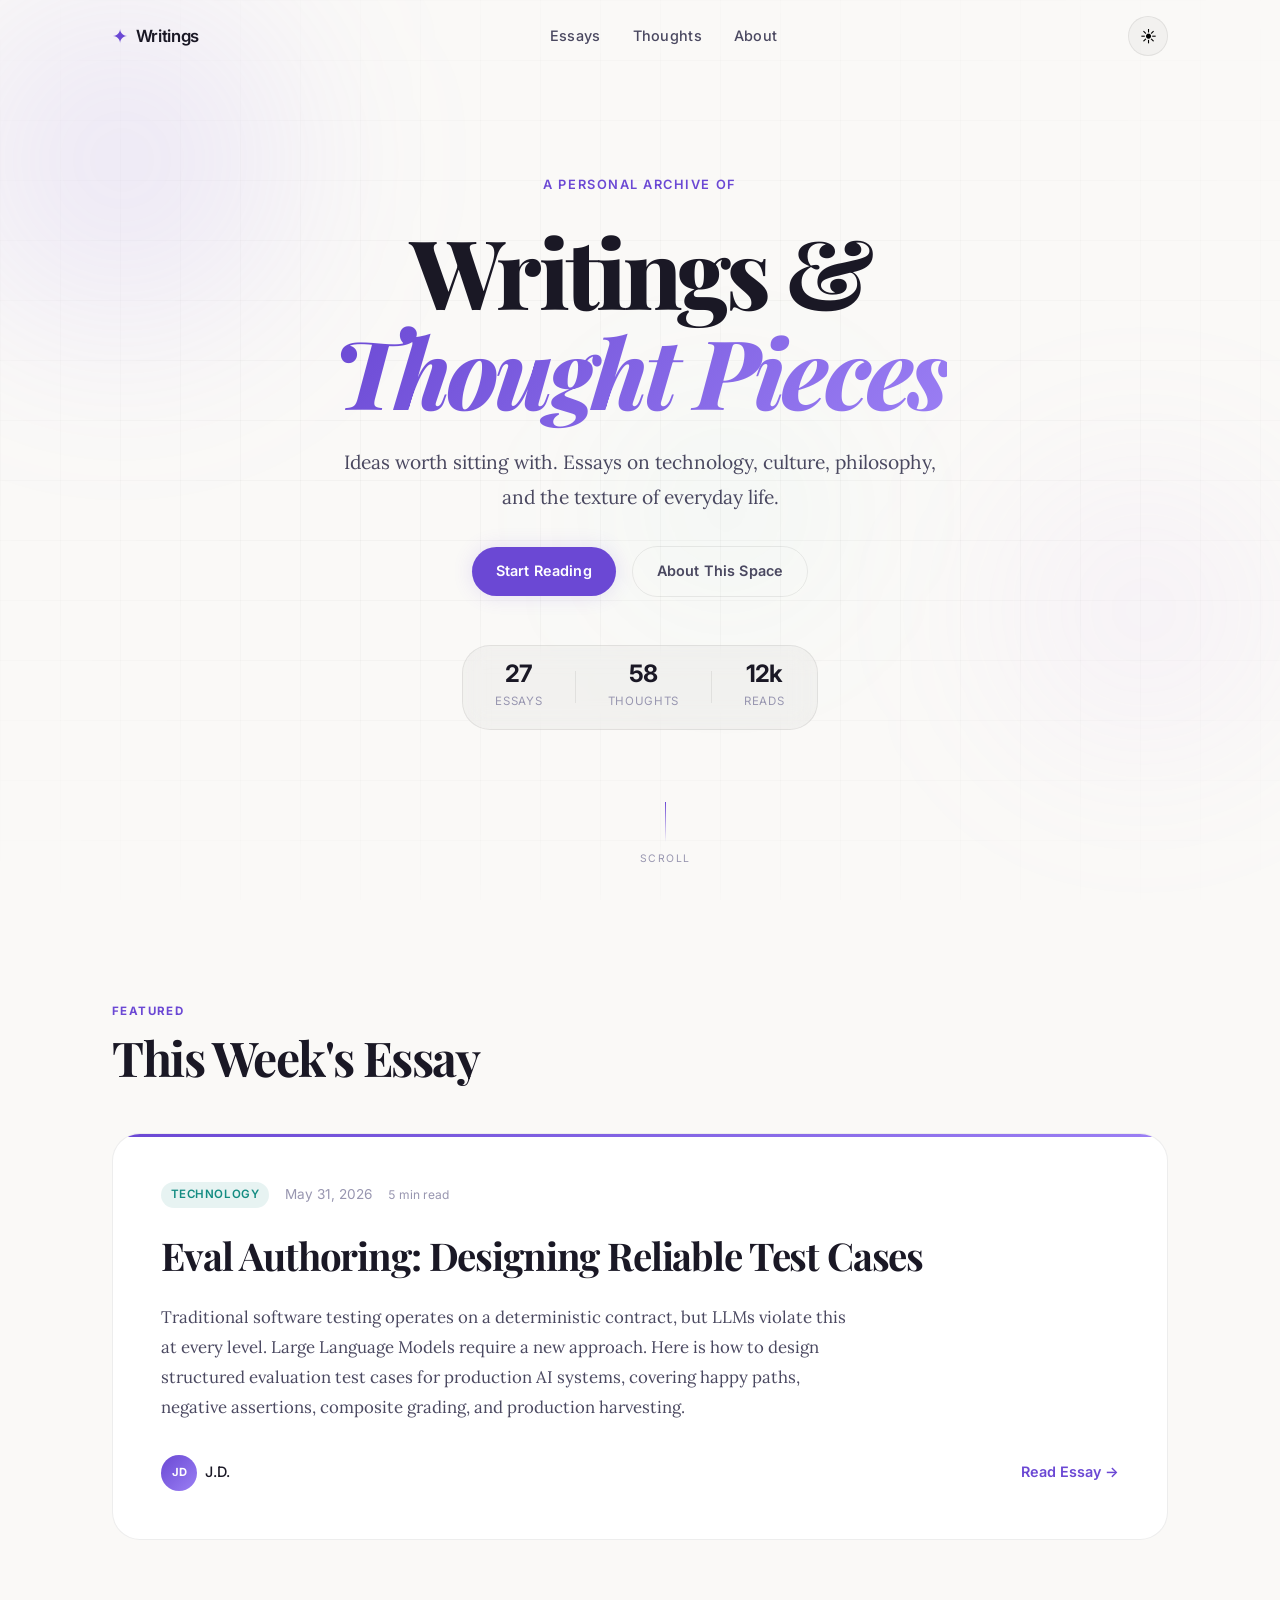
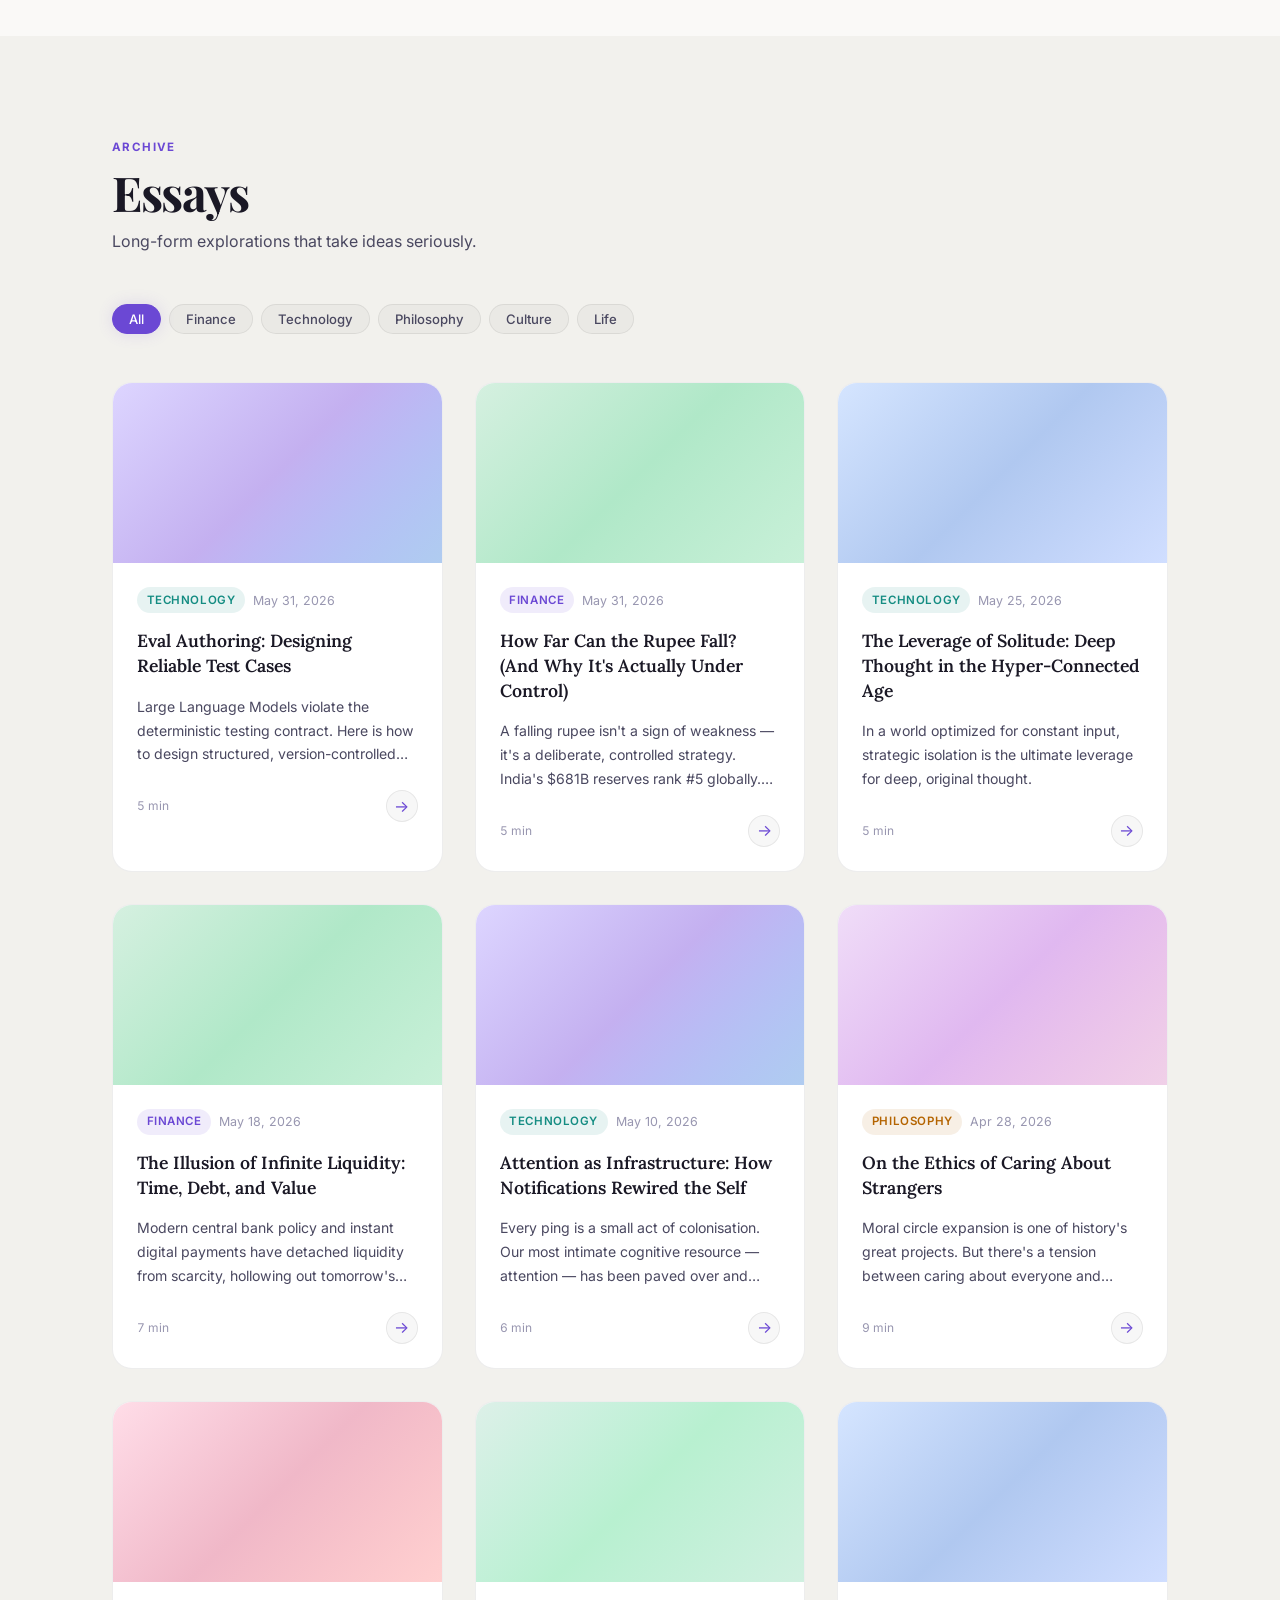
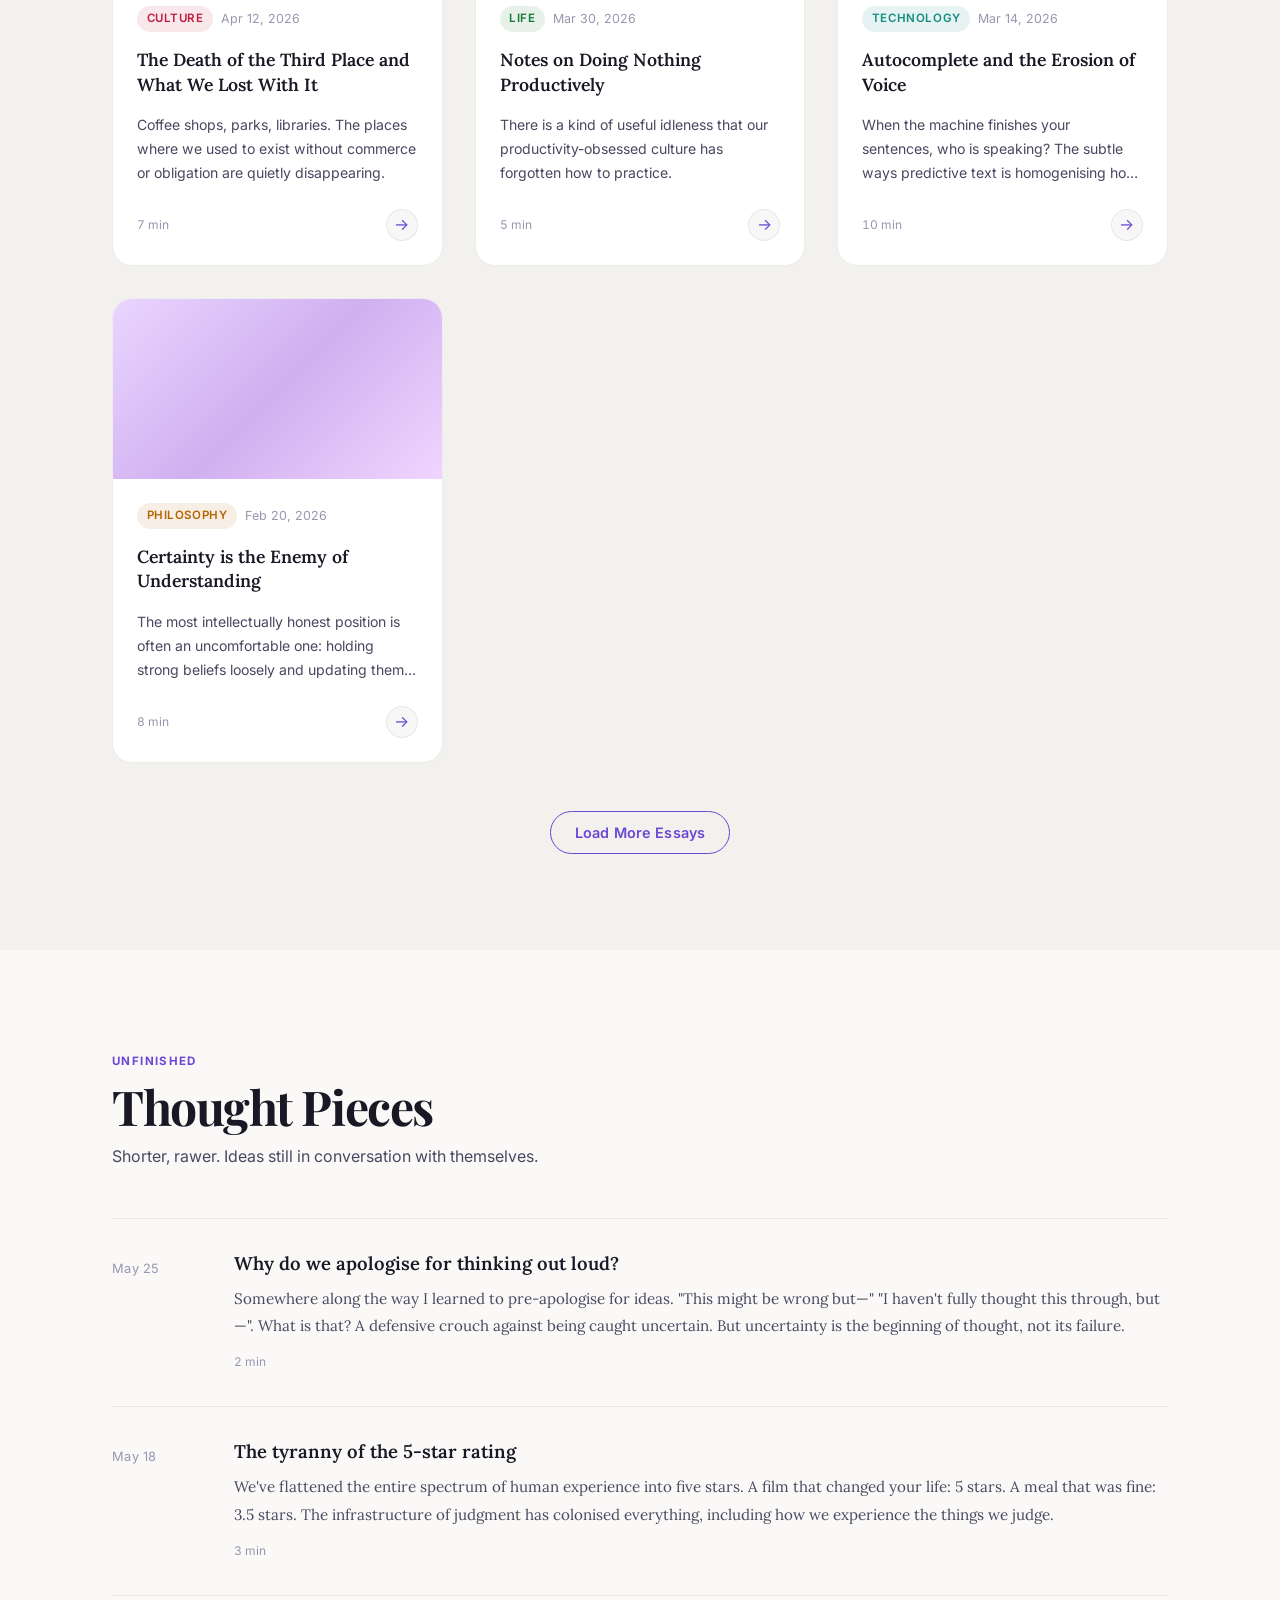
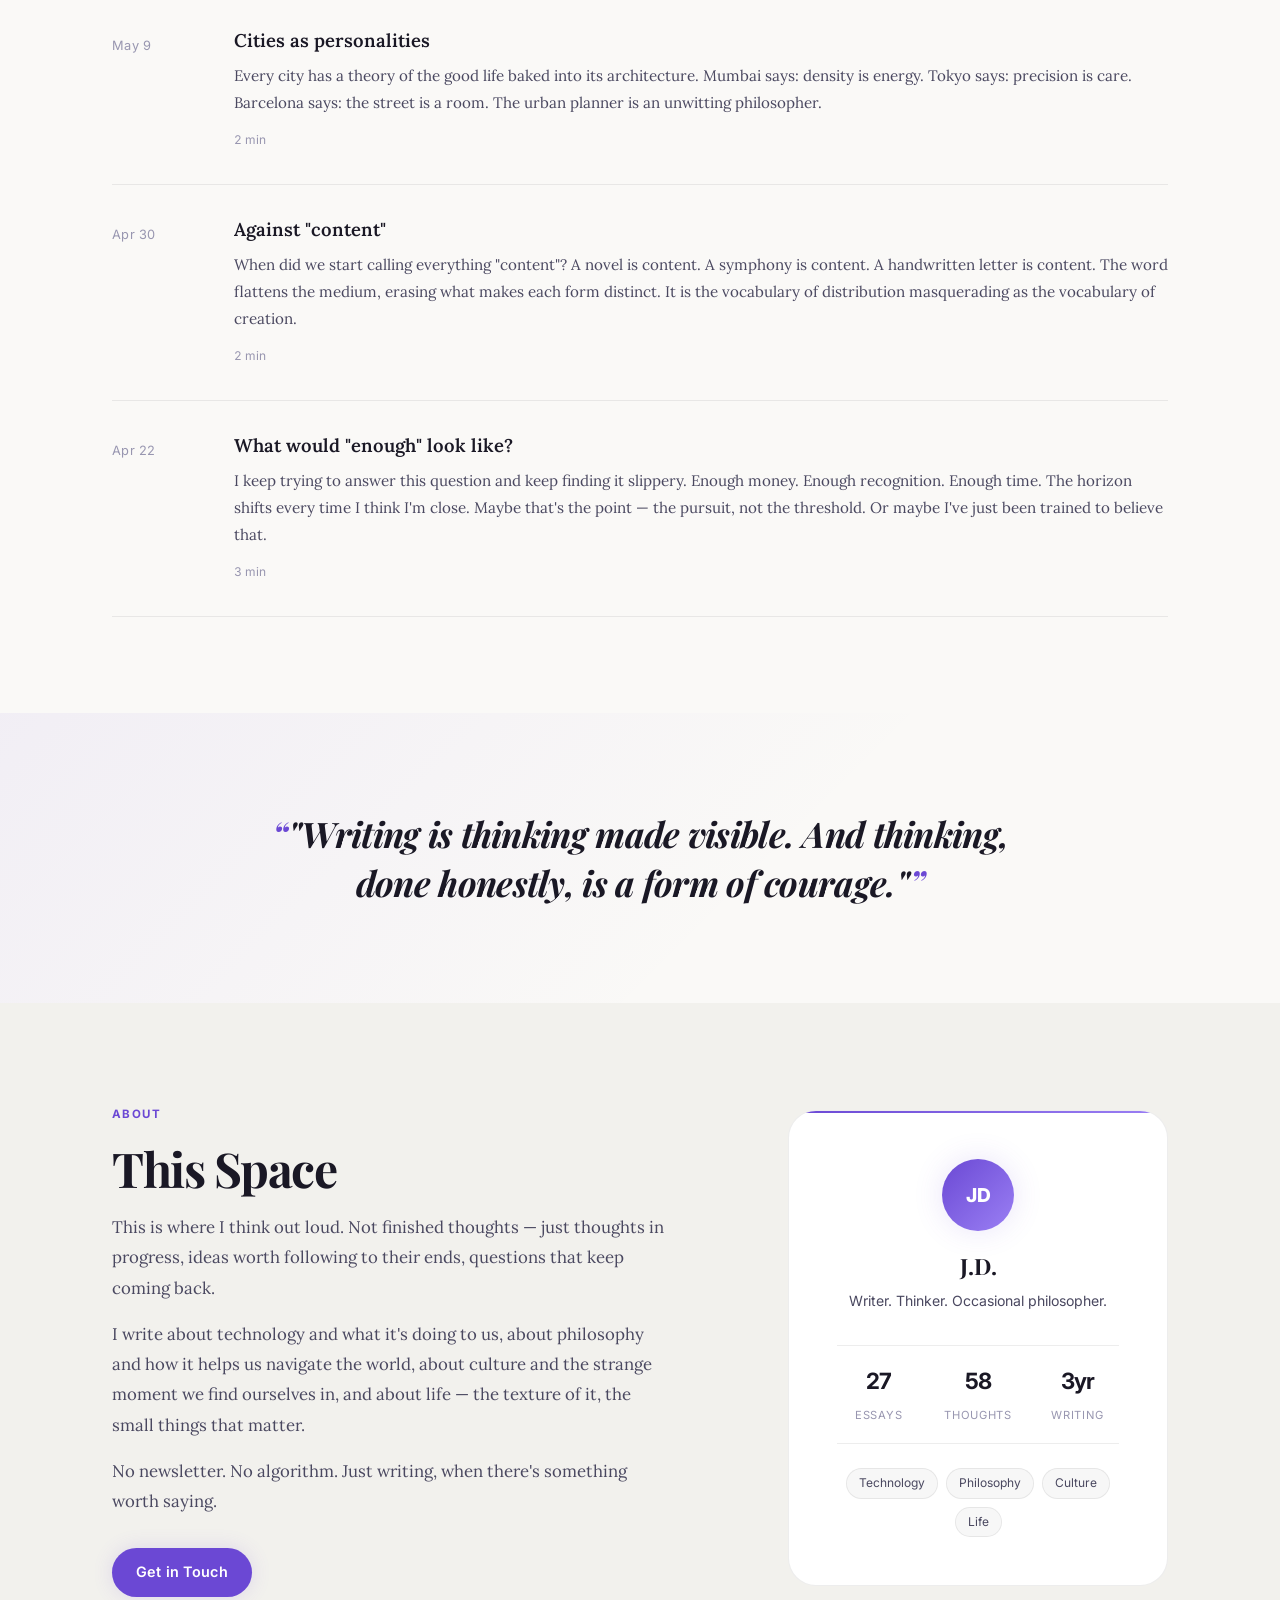
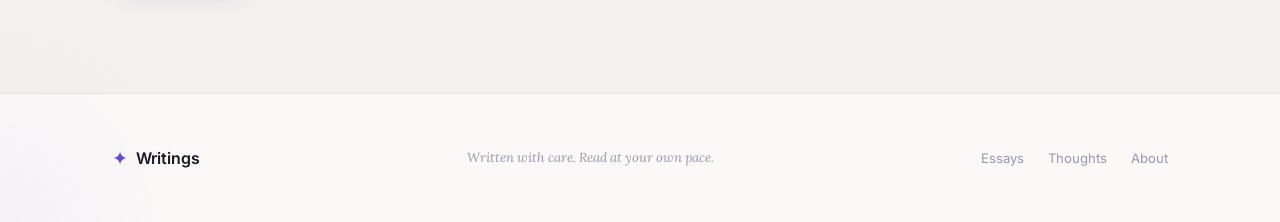
<file: index.html>
<!DOCTYPE html>
<html lang="en">
<head>
  <meta charset="UTF-8" />
  <meta name="viewport" content="width=device-width, initial-scale=1.0" />
  <title>Thoughts & Writings — A Space for Ideas</title>
  <meta name="description" content="A personal collection of writings, essays, and thought pieces exploring ideas across philosophy, technology, culture, and everyday life." />
  <link rel="preconnect" href="https://fonts.googleapis.com" />
  <link rel="preconnect" href="https://fonts.gstatic.com" crossorigin />
  <link href="https://fonts.googleapis.com/css2?family=Lora:ital,wght@0,400;0,500;0,600;1,400;1,500&family=Inter:wght@300;400;500;600&family=Playfair+Display:ital,wght@0,700;0,800;1,700&display=swap" rel="stylesheet" />
  <link rel="stylesheet" href="style.css" />
</head>
<body>

  <!-- Navigation -->
  <nav class="nav" id="main-nav" aria-label="Main navigation">
    <div class="nav-inner">
      <a href="#" class="nav-logo" aria-label="Home">
        <span class="logo-mark">✦</span>
        <span class="logo-text">Writings</span>
      </a>
      <div class="nav-links">
        <a href="#essays" class="nav-link">Essays</a>
        <a href="#thoughts" class="nav-link">Thoughts</a>
        <a href="#about" class="nav-link">About</a>
      </div>
      <button class="theme-toggle" id="theme-toggle" aria-label="Toggle dark/light mode" aria-pressed="true">
        <span class="theme-icon theme-icon--light">☀</span>
        <span class="theme-icon theme-icon--dark">☽</span>
      </button>
    </div>
  </nav>

  <main>

    <!-- Hero Section -->
    <section class="hero" aria-labelledby="hero-title">
      <div class="hero-bg" aria-hidden="true">
        <div class="hero-orb hero-orb--1"></div>
        <div class="hero-orb hero-orb--2"></div>
        <div class="hero-orb hero-orb--3"></div>
        <div class="hero-grid"></div>
      </div>
      <div class="hero-content">
        <span class="hero-eyebrow">A personal archive of</span>
        <h1 id="hero-title" class="hero-title">
          Writings &amp;<br />
          <em>Thought Pieces</em>
        </h1>
        <p class="hero-subtitle">Ideas worth sitting with. Essays on technology, culture, philosophy, and the texture of everyday life.</p>
        <div class="hero-cta">
          <a href="#featured" class="btn btn--primary" id="hero-read-btn">Start Reading</a>
          <a href="#about" class="btn btn--ghost" id="hero-about-btn">About This Space</a>
        </div>
        <div class="hero-stats" aria-label="Site statistics">
          <div class="stat">
            <span class="stat-number" id="stat-essays">28</span>
            <span class="stat-label">Essays</span>
          </div>
          <div class="stat-divider" aria-hidden="true"></div>
          <div class="stat">
            <span class="stat-number" id="stat-thoughts">58</span>
            <span class="stat-label">Thoughts</span>
          </div>
          <div class="stat-divider" aria-hidden="true"></div>
          <div class="stat">
            <span class="stat-number" id="stat-reads">12k</span>
            <span class="stat-label">Reads</span>
          </div>
        </div>
      </div>
      <div class="hero-scroll-indicator" aria-hidden="true">
        <div class="scroll-line"></div>
        <span class="scroll-text">Scroll</span>
      </div>
    </section>

    <!-- Featured Section -->
    <section class="featured" id="featured" aria-labelledby="featured-title">
      <div class="container">
        <div class="section-header">
          <span class="section-tag">Featured</span>
          <h2 id="featured-title" class="section-title">This Week's Essay</h2>
        </div>
        <article class="featured-card" id="featured-article">
          <div class="featured-card__meta">
            <span class="tag tag--tech">Technology</span>
            <time datetime="2026-05-31">May 31, 2026</time>
            <span class="read-time">5 min read</span>
          </div>
          <h3 class="featured-card__title">
            <a href="eval-authoring.html" id="featured-article-link">Eval Authoring: Designing Reliable Test Cases</a>
          </h3>
          <p class="featured-card__excerpt">Traditional software testing operates on a deterministic contract, but LLMs violate this at every level. Large Language Models require a new approach. Here is how to design structured evaluation test cases for production AI systems, covering happy paths, negative assertions, composite grading, and production harvesting.</p>
          <div class="featured-card__footer">
            <div class="author">
              <div class="author-avatar" aria-hidden="true">JD</div>
              <span class="author-name">J.D.</span>
            </div>
            <a href="eval-authoring.html" class="read-link" id="featured-read-link" aria-label="Read: Eval Authoring">Read Essay →</a>
          </div>
        </article>
      </div>
    </section>

    <!-- Essays Section -->
    <section class="essays-section" id="essays" aria-labelledby="essays-title">
      <div class="container">
        <div class="section-header">
          <span class="section-tag">Archive</span>
          <h2 id="essays-title" class="section-title">Essays</h2>
          <p class="section-subtitle">Long-form explorations that take ideas seriously.</p>
        </div>

        <div class="filter-bar" role="group" aria-label="Filter essays by topic">
          <button class="filter-btn active" data-filter="all" id="filter-all">All</button>
          <button class="filter-btn" data-filter="finance" id="filter-finance">Finance</button>
          <button class="filter-btn" data-filter="technology" id="filter-tech">Technology</button>
          <button class="filter-btn" data-filter="philosophy" id="filter-philosophy">Philosophy</button>
          <button class="filter-btn" data-filter="culture" id="filter-culture">Culture</button>
          <button class="filter-btn" data-filter="life" id="filter-life">Life</button>
        </div>

        <div class="essays-grid" id="essays-grid" role="list">

          <article class="essay-card reveal-on-scroll" data-category="technology" role="listitem">
            <div class="essay-card__image-wrap">
              <div class="essay-card__image essay-card__image--tech" aria-hidden="true"></div>
            </div>
            <div class="essay-card__body">
              <div class="essay-card__meta">
                <span class="tag tag--tech">Technology</span>
                <time datetime="2026-05-31">May 31, 2026</time>
              </div>
              <h3 class="essay-card__title">
                <a href="eval-authoring.html" id="essay-eval-link">Eval Authoring: Designing Reliable Test Cases</a>
              </h3>
              <p class="essay-card__excerpt">Large Language Models violate the deterministic testing contract. Here is how to design structured, version-controlled eval schemas with composite grading.</p>
              <div class="essay-card__footer">
                <span class="read-time">5 min</span>
                <a href="eval-authoring.html" class="arrow-link" aria-label="Read Eval Authoring" id="essay-eval-read">→</a>
              </div>
            </div>
          </article>

          <article class="essay-card reveal-on-scroll" data-category="finance" role="listitem">
            <div class="essay-card__image-wrap">
              <div class="essay-card__image essay-card__image--finance" aria-hidden="true"></div>
            </div>
            <div class="essay-card__body">
              <div class="essay-card__meta">
                <span class="tag tag--essay">Finance</span>
                <time datetime="2026-05-31">May 31, 2026</time>
              </div>
              <h3 class="essay-card__title">
                <a href="rupee-essay.html" id="essay-rupee-link">How Far Can the Rupee Fall? (And Why It's Actually Under Control)</a>
              </h3>
              <p class="essay-card__excerpt">A falling rupee isn't a sign of weakness — it's a deliberate, controlled strategy. India's $681B reserves rank #5 globally. Here's how it all works.</p>
              <div class="essay-card__footer">
                <span class="read-time">5 min</span>
                <a href="rupee-essay.html" class="arrow-link" aria-label="Read How Far Can the Rupee Fall?" id="essay-rupee-read">→</a>
              </div>
            </div>
          </article>

          <article class="essay-card reveal-on-scroll" data-category="technology" role="listitem">
            <div class="essay-card__image-wrap">
              <div class="essay-card__image essay-card__image--tech2" aria-hidden="true"></div>
            </div>
            <div class="essay-card__body">
              <div class="essay-card__meta">
                <span class="tag tag--tech">Technology</span>
                <time datetime="2026-05-25">May 25, 2026</time>
              </div>
              <h3 class="essay-card__title">
                <a href="leverage-of-solitude.html" id="essay-solitude-link">The Leverage of Solitude: Deep Thought in the Hyper-Connected Age</a>
              </h3>
              <p class="essay-card__excerpt">In a world optimized for constant input, strategic isolation is the ultimate leverage for deep, original thought.</p>
              <div class="essay-card__footer">
                <span class="read-time">5 min</span>
                <a href="leverage-of-solitude.html" class="arrow-link" aria-label="Read The Leverage of Solitude" id="essay-solitude-read">→</a>
              </div>
            </div>
          </article>

          <article class="essay-card reveal-on-scroll" data-category="finance" role="listitem">
            <div class="essay-card__image-wrap">
              <div class="essay-card__image essay-card__image--finance" aria-hidden="true"></div>
            </div>
            <div class="essay-card__body">
              <div class="essay-card__meta">
                <span class="tag tag--essay">Finance</span>
                <time datetime="2026-05-18">May 18, 2026</time>
              </div>
              <h3 class="essay-card__title">
                <a href="infinite-liquidity.html" id="essay-liquidity-link">The Illusion of Infinite Liquidity: Time, Debt, and Value</a>
              </h3>
              <p class="essay-card__excerpt">Modern central bank policy and instant digital payments have detached liquidity from scarcity, hollowing out tomorrow's value.</p>
              <div class="essay-card__footer">
                <span class="read-time">7 min</span>
                <a href="infinite-liquidity.html" class="arrow-link" aria-label="Read The Illusion of Infinite Liquidity" id="essay-liquidity-read">→</a>
              </div>
            </div>
          </article>

          <article class="essay-card reveal-on-scroll" data-category="technology" role="listitem">
            <div class="essay-card__image-wrap">
              <div class="essay-card__image essay-card__image--tech" aria-hidden="true"></div>
            </div>
            <div class="essay-card__body">
              <div class="essay-card__meta">
                <span class="tag tag--tech">Technology</span>
                <time datetime="2026-05-10">May 10, 2026</time>
              </div>
              <h3 class="essay-card__title">
                <a href="attention-as-infrastructure.html" id="essay-1-link">Attention as Infrastructure: How Notifications Rewired the Self</a>
              </h3>
              <p class="essay-card__excerpt">Every ping is a small act of colonisation. Our most intimate cognitive resource — attention — has been paved over and monetised.</p>
              <div class="essay-card__footer">
                <span class="read-time">6 min</span>
                <a href="attention-as-infrastructure.html" class="arrow-link" aria-label="Read Attention as Infrastructure" id="essay-1-read">→</a>
              </div>
            </div>
          </article>

          <article class="essay-card reveal-on-scroll" data-category="philosophy" role="listitem">
            <div class="essay-card__image-wrap">
              <div class="essay-card__image essay-card__image--phil" aria-hidden="true"></div>
            </div>
            <div class="essay-card__body">
              <div class="essay-card__meta">
                <span class="tag tag--phil">Philosophy</span>
                <time datetime="2026-04-28">Apr 28, 2026</time>
              </div>
              <h3 class="essay-card__title">
                <a href="article.html" id="essay-2-link">On the Ethics of Caring About Strangers</a>
              </h3>
              <p class="essay-card__excerpt">Moral circle expansion is one of history's great projects. But there's a tension between caring about everyone and caring deeply about anyone.</p>
              <div class="essay-card__footer">
                <span class="read-time">9 min</span>
                <a href="article.html" class="arrow-link" aria-label="Read On the Ethics of Caring About Strangers" id="essay-2-read">→</a>
              </div>
            </div>
          </article>

          <article class="essay-card reveal-on-scroll" data-category="culture" role="listitem">
            <div class="essay-card__image-wrap">
              <div class="essay-card__image essay-card__image--culture" aria-hidden="true"></div>
            </div>
            <div class="essay-card__body">
              <div class="essay-card__meta">
                <span class="tag tag--culture">Culture</span>
                <time datetime="2026-04-12">Apr 12, 2026</time>
              </div>
              <h3 class="essay-card__title">
                <a href="article.html" id="essay-3-link">The Death of the Third Place and What We Lost With It</a>
              </h3>
              <p class="essay-card__excerpt">Coffee shops, parks, libraries. The places where we used to exist without commerce or obligation are quietly disappearing.</p>
              <div class="essay-card__footer">
                <span class="read-time">7 min</span>
                <a href="article.html" class="arrow-link" aria-label="Read The Death of the Third Place" id="essay-3-read">→</a>
              </div>
            </div>
          </article>

          <article class="essay-card reveal-on-scroll" data-category="life" role="listitem">
            <div class="essay-card__image-wrap">
              <div class="essay-card__image essay-card__image--life" aria-hidden="true"></div>
            </div>
            <div class="essay-card__body">
              <div class="essay-card__meta">
                <span class="tag tag--life">Life</span>
                <time datetime="2026-03-30">Mar 30, 2026</time>
              </div>
              <h3 class="essay-card__title">
                <a href="article.html" id="essay-4-link">Notes on Doing Nothing Productively</a>
              </h3>
              <p class="essay-card__excerpt">There is a kind of useful idleness that our productivity-obsessed culture has forgotten how to practice.</p>
              <div class="essay-card__footer">
                <span class="read-time">5 min</span>
                <a href="article.html" class="arrow-link" aria-label="Read Notes on Doing Nothing Productively" id="essay-4-read">→</a>
              </div>
            </div>
          </article>

          <article class="essay-card reveal-on-scroll" data-category="technology" role="listitem">
            <div class="essay-card__image-wrap">
              <div class="essay-card__image essay-card__image--tech2" aria-hidden="true"></div>
            </div>
            <div class="essay-card__body">
              <div class="essay-card__meta">
                <span class="tag tag--tech">Technology</span>
                <time datetime="2026-03-14">Mar 14, 2026</time>
              </div>
              <h3 class="essay-card__title">
                <a href="article.html" id="essay-5-link">Autocomplete and the Erosion of Voice</a>
              </h3>
              <p class="essay-card__excerpt">When the machine finishes your sentences, who is speaking? The subtle ways predictive text is homogenising how we write and think.</p>
              <div class="essay-card__footer">
                <span class="read-time">10 min</span>
                <a href="article.html" class="arrow-link" aria-label="Read Autocomplete and the Erosion of Voice" id="essay-5-read">→</a>
              </div>
            </div>
          </article>

          <article class="essay-card reveal-on-scroll" data-category="philosophy" role="listitem">
            <div class="essay-card__image-wrap">
              <div class="essay-card__image essay-card__image--phil2" aria-hidden="true"></div>
            </div>
            <div class="essay-card__body">
              <div class="essay-card__meta">
                <span class="tag tag--phil">Philosophy</span>
                <time datetime="2026-02-20">Feb 20, 2026</time>
              </div>
              <h3 class="essay-card__title">
                <a href="article.html" id="essay-6-link">Certainty is the Enemy of Understanding</a>
              </h3>
              <p class="essay-card__excerpt">The most intellectually honest position is often an uncomfortable one: holding strong beliefs loosely and updating them gracefully.</p>
              <div class="essay-card__footer">
                <span class="read-time">8 min</span>
                <a href="article.html" class="arrow-link" aria-label="Read Certainty is the Enemy of Understanding" id="essay-6-read">→</a>
              </div>
            </div>
          </article>

        </div>

        <div class="load-more-wrap">
          <button class="btn btn--outline" id="load-more-btn">Load More Essays</button>
        </div>
      </div>
    </section>

    <!-- Thoughts Section -->
    <section class="thoughts-section" id="thoughts" aria-labelledby="thoughts-title">
      <div class="container">
        <div class="section-header">
          <span class="section-tag">Unfinished</span>
          <h2 id="thoughts-title" class="section-title">Thought Pieces</h2>
          <p class="section-subtitle">Shorter, rawer. Ideas still in conversation with themselves.</p>
        </div>

        <div class="thoughts-list" id="thoughts-list" role="list">

          <article class="thought-item reveal-on-scroll" role="listitem">
            <div class="thought-item__date">
              <time datetime="2026-05-25">May 25</time>
            </div>
            <div class="thought-item__body">
              <h3 class="thought-item__title">
                <a href="article.html" id="thought-1-link">Why do we apologise for thinking out loud?</a>
              </h3>
              <p class="thought-item__text">Somewhere along the way I learned to pre-apologise for ideas. "This might be wrong but—" "I haven't fully thought this through, but—". What is that? A defensive crouch against being caught uncertain. But uncertainty is the beginning of thought, not its failure.</p>
              <span class="read-time">2 min</span>
            </div>
          </article>

          <article class="thought-item reveal-on-scroll" role="listitem">
            <div class="thought-item__date">
              <time datetime="2026-05-18">May 18</time>
            </div>
            <div class="thought-item__body">
              <h3 class="thought-item__title">
                <a href="article.html" id="thought-2-link">The tyranny of the 5-star rating</a>
              </h3>
              <p class="thought-item__text">We've flattened the entire spectrum of human experience into five stars. A film that changed your life: 5 stars. A meal that was fine: 3.5 stars. The infrastructure of judgment has colonised everything, including how we experience the things we judge.</p>
              <span class="read-time">3 min</span>
            </div>
          </article>

          <article class="thought-item reveal-on-scroll" role="listitem">
            <div class="thought-item__date">
              <time datetime="2026-05-09">May 9</time>
            </div>
            <div class="thought-item__body">
              <h3 class="thought-item__title">
                <a href="article.html" id="thought-3-link">Cities as personalities</a>
              </h3>
              <p class="thought-item__text">Every city has a theory of the good life baked into its architecture. Mumbai says: density is energy. Tokyo says: precision is care. Barcelona says: the street is a room. The urban planner is an unwitting philosopher.</p>
              <span class="read-time">2 min</span>
            </div>
          </article>

          <article class="thought-item reveal-on-scroll" role="listitem">
            <div class="thought-item__date">
              <time datetime="2026-04-30">Apr 30</time>
            </div>
            <div class="thought-item__body">
              <h3 class="thought-item__title">
                <a href="article.html" id="thought-4-link">Against "content"</a>
              </h3>
              <p class="thought-item__text">When did we start calling everything "content"? A novel is content. A symphony is content. A handwritten letter is content. The word flattens the medium, erasing what makes each form distinct. It is the vocabulary of distribution masquerading as the vocabulary of creation.</p>
              <span class="read-time">2 min</span>
            </div>
          </article>

          <article class="thought-item reveal-on-scroll" role="listitem">
            <div class="thought-item__date">
              <time datetime="2026-04-22">Apr 22</time>
            </div>
            <div class="thought-item__body">
              <h3 class="thought-item__title">
                <a href="article.html" id="thought-5-link">What would "enough" look like?</a>
              </h3>
              <p class="thought-item__text">I keep trying to answer this question and keep finding it slippery. Enough money. Enough recognition. Enough time. The horizon shifts every time I think I'm close. Maybe that's the point — the pursuit, not the threshold. Or maybe I've just been trained to believe that.</p>
              <span class="read-time">3 min</span>
            </div>
          </article>

        </div>
      </div>
    </section>

    <!-- Quote / Interlude -->
    <section class="interlude" aria-hidden="true">
      <div class="interlude-inner">
        <blockquote class="pull-quote">
          <p>"Writing is thinking made visible. And thinking, done honestly, is a form of courage."</p>
        </blockquote>
      </div>
    </section>

    <!-- About Section -->
    <section class="about-section" id="about" aria-labelledby="about-title">
      <div class="container about-grid">
        <div class="about-text reveal-on-scroll">
          <span class="section-tag">About</span>
          <h2 id="about-title" class="section-title">This Space</h2>
          <p>This is where I think out loud. Not finished thoughts — just thoughts in progress, ideas worth following to their ends, questions that keep coming back.</p>
          <p>I write about technology and what it's doing to us, about philosophy and how it helps us navigate the world, about culture and the strange moment we find ourselves in, and about life — the texture of it, the small things that matter.</p>
          <p>No newsletter. No algorithm. Just writing, when there's something worth saying.</p>
          <div class="about-links">
            <a href="mailto:hello@example.com" class="btn btn--primary" id="about-email-btn">Get in Touch</a>
          </div>
        </div>
        <div class="about-visual reveal-on-scroll" aria-hidden="true">
          <div class="about-card">
            <div class="about-card__avatar">JD</div>
            <h3 class="about-card__name">J.D.</h3>
            <p class="about-card__bio">Writer. Thinker. Occasional philosopher.</p>
            <div class="about-card__stats">
              <div class="about-stat">
                <span class="about-stat__num">27</span>
                <span class="about-stat__label">Essays</span>
              </div>
              <div class="about-stat">
                <span class="about-stat__num">58</span>
                <span class="about-stat__label">Thoughts</span>
              </div>
              <div class="about-stat">
                <span class="about-stat__num">3yr</span>
                <span class="about-stat__label">Writing</span>
              </div>
            </div>
            <div class="about-card__topics">
              <span class="topic-pill">Technology</span>
              <span class="topic-pill">Philosophy</span>
              <span class="topic-pill">Culture</span>
              <span class="topic-pill">Life</span>
            </div>
          </div>
        </div>
      </div>
    </section>

  </main>

  <!-- Footer -->
  <footer class="footer" role="contentinfo">
    <div class="footer-inner">
      <div class="footer-logo">
        <span class="logo-mark">✦</span>
        <span>Writings</span>
      </div>
      <p class="footer-copy">Written with care. Read at your own pace.</p>
      <nav class="footer-nav" aria-label="Footer navigation">
        <a href="#essays" class="footer-link">Essays</a>
        <a href="#thoughts" class="footer-link">Thoughts</a>
        <a href="#about" class="footer-link">About</a>
      </nav>
    </div>
  </footer>

  <script src="main.js"></script>
</body>
</html>
</file>
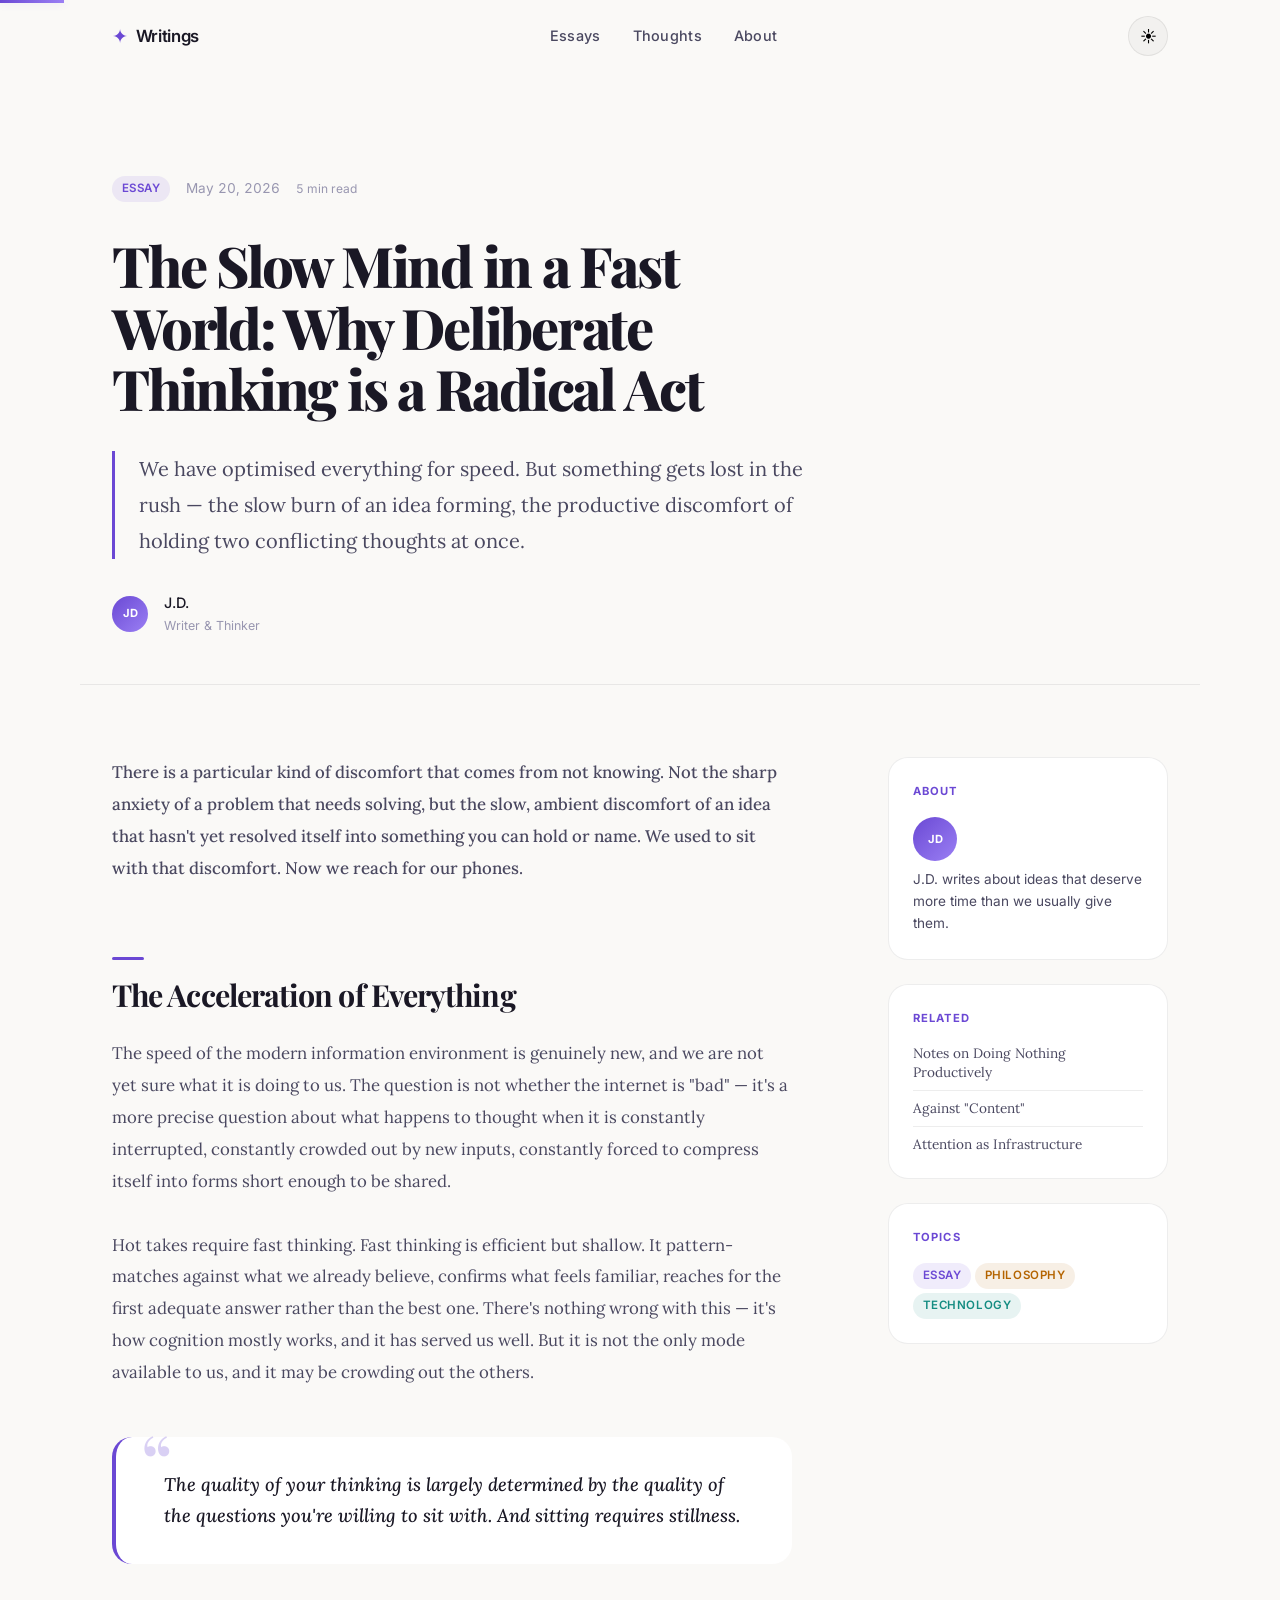
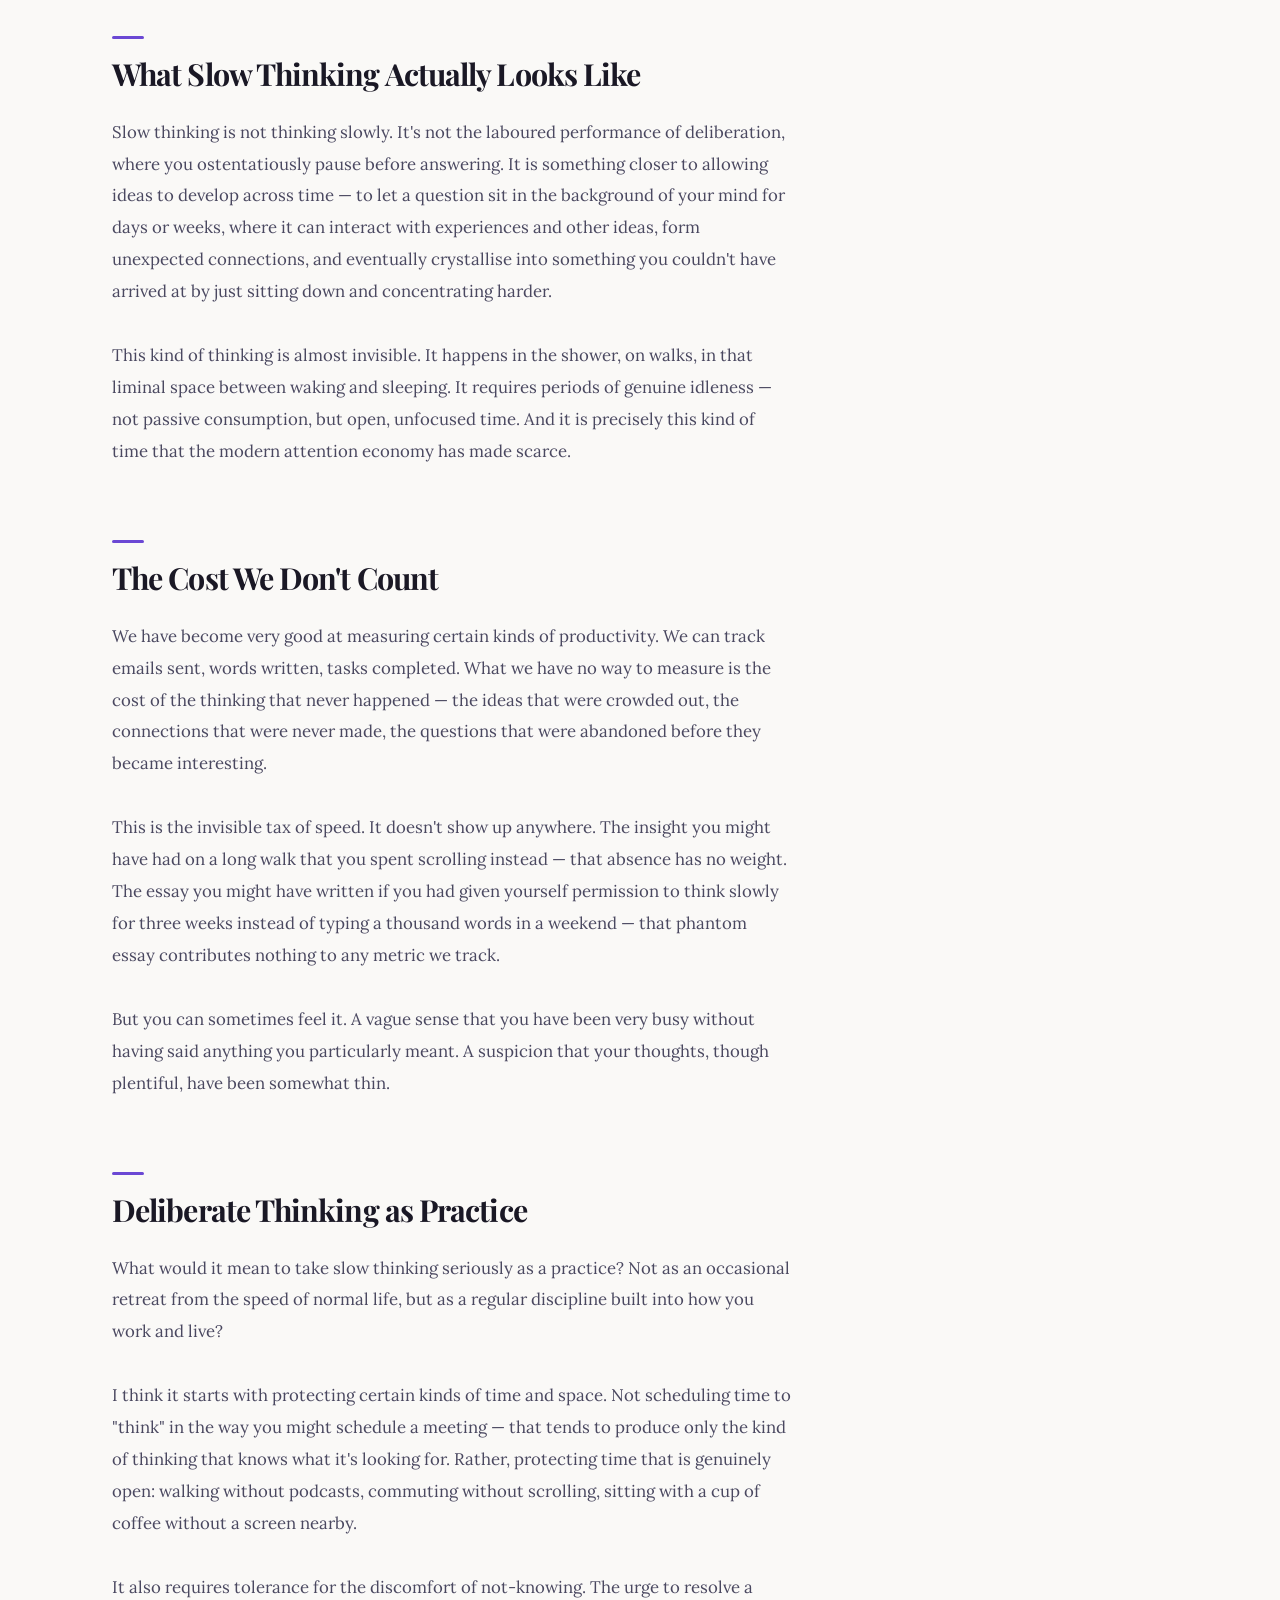
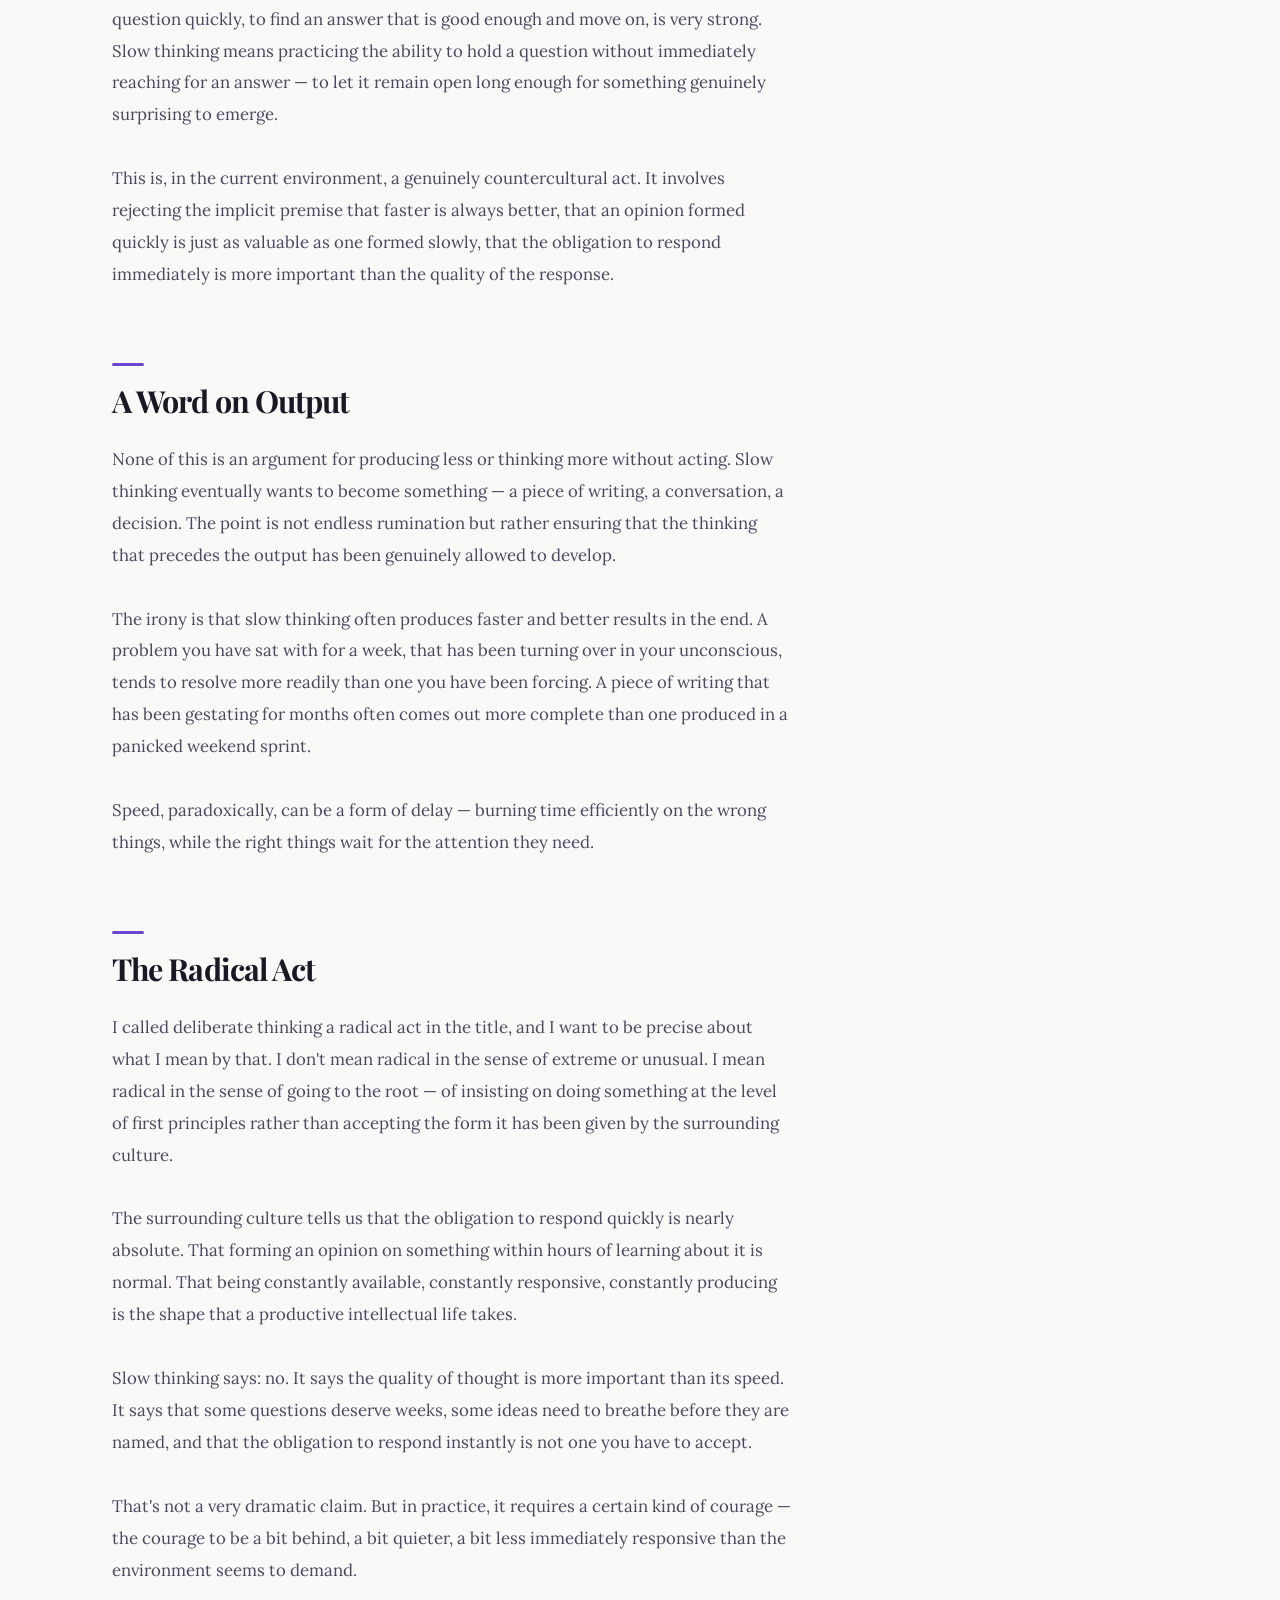
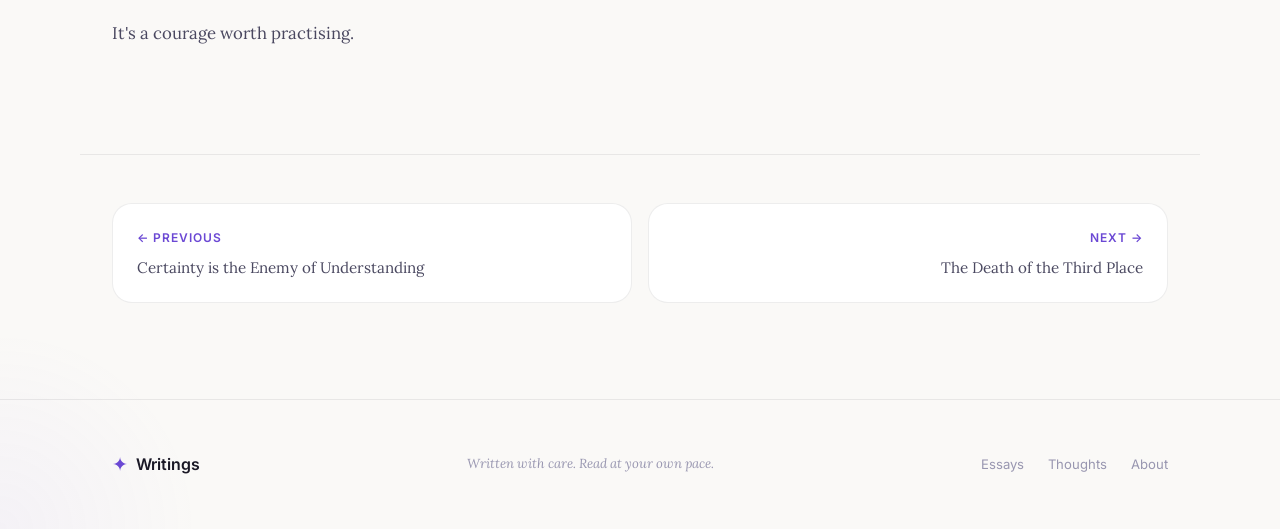
<file: article.html>
<!DOCTYPE html>
<html lang="en">
<head>
  <meta charset="UTF-8" />
  <meta name="viewport" content="width=device-width, initial-scale=1.0" />
  <title>The Slow Mind in a Fast World — Writings</title>
  <meta name="description" content="We have optimised everything for speed. But something gets lost in the rush — the slow burn of an idea forming, the productive discomfort of holding two conflicting thoughts at once." />
  <link rel="preconnect" href="https://fonts.googleapis.com" />
  <link rel="preconnect" href="https://fonts.gstatic.com" crossorigin />
  <link href="https://fonts.googleapis.com/css2?family=Lora:ital,wght@0,400;0,500;0,600;1,400;1,500&family=Inter:wght@300;400;500;600&family=Playfair+Display:ital,wght@0,700;0,800;1,700&display=swap" rel="stylesheet" />
  <link rel="stylesheet" href="style.css" />
  <link rel="stylesheet" href="article.css" />
</head>
<body>

  <!-- Navigation -->
  <nav class="nav" id="main-nav" aria-label="Main navigation">
    <div class="nav-inner">
      <a href="index.html" class="nav-logo" aria-label="Back to home">
        <span class="logo-mark">✦</span>
        <span class="logo-text">Writings</span>
      </a>
      <div class="nav-links">
        <a href="index.html#essays" class="nav-link">Essays</a>
        <a href="index.html#thoughts" class="nav-link">Thoughts</a>
        <a href="index.html#about" class="nav-link">About</a>
      </div>
      <button class="theme-toggle" id="theme-toggle" aria-label="Toggle dark/light mode" aria-pressed="true">
        <span class="theme-icon theme-icon--light">☀</span>
        <span class="theme-icon theme-icon--dark">☽</span>
      </button>
    </div>
  </nav>

  <!-- Reading progress bar -->
  <div class="reading-progress" id="reading-progress" role="progressbar" aria-label="Reading progress" aria-valuenow="0" aria-valuemin="0" aria-valuemax="100"></div>

  <main class="article-main">

    <!-- Article Header -->
    <header class="article-header">
      <div class="article-header__inner">
        <div class="article-meta">
          <span class="tag tag--essay">Essay</span>
          <time datetime="2026-05-20" class="article-date">May 20, 2026</time>
          <span class="read-time">8 min read</span>
        </div>
        <h1 class="article-title">The Slow Mind in a Fast World: Why Deliberate Thinking is a Radical Act</h1>
        <p class="article-lede">We have optimised everything for speed. But something gets lost in the rush — the slow burn of an idea forming, the productive discomfort of holding two conflicting thoughts at once.</p>
        <div class="article-author">
          <div class="author-avatar" aria-hidden="true">JD</div>
          <div class="author-info">
            <span class="author-name">J.D.</span>
            <span class="author-role">Writer & Thinker</span>
          </div>
        </div>
      </div>
    </header>

    <!-- Article Body -->
    <div class="article-body" id="article-body">
      <div class="article-content">

        <p class="article-intro">There is a particular kind of discomfort that comes from not knowing. Not the sharp anxiety of a problem that needs solving, but the slow, ambient discomfort of an idea that hasn't yet resolved itself into something you can hold or name. We used to sit with that discomfort. Now we reach for our phones.</p>

        <h2>The Acceleration of Everything</h2>

        <p>The speed of the modern information environment is genuinely new, and we are not yet sure what it is doing to us. The question is not whether the internet is "bad" — it's a more precise question about what happens to thought when it is constantly interrupted, constantly crowded out by new inputs, constantly forced to compress itself into forms short enough to be shared.</p>

        <p>Hot takes require fast thinking. Fast thinking is efficient but shallow. It pattern-matches against what we already believe, confirms what feels familiar, reaches for the first adequate answer rather than the best one. There's nothing wrong with this — it's how cognition mostly works, and it has served us well. But it is not the only mode available to us, and it may be crowding out the others.</p>

        <blockquote class="article-quote">
          <p>The quality of your thinking is largely determined by the quality of the questions you're willing to sit with. And sitting requires stillness.</p>
        </blockquote>

        <h2>What Slow Thinking Actually Looks Like</h2>

        <p>Slow thinking is not thinking slowly. It's not the laboured performance of deliberation, where you ostentatiously pause before answering. It is something closer to allowing ideas to develop across time — to let a question sit in the background of your mind for days or weeks, where it can interact with experiences and other ideas, form unexpected connections, and eventually crystallise into something you couldn't have arrived at by just sitting down and concentrating harder.</p>

        <p>This kind of thinking is almost invisible. It happens in the shower, on walks, in that liminal space between waking and sleeping. It requires periods of genuine idleness — not passive consumption, but open, unfocused time. And it is precisely this kind of time that the modern attention economy has made scarce.</p>

        <h2>The Cost We Don't Count</h2>

        <p>We have become very good at measuring certain kinds of productivity. We can track emails sent, words written, tasks completed. What we have no way to measure is the cost of the thinking that never happened — the ideas that were crowded out, the connections that were never made, the questions that were abandoned before they became interesting.</p>

        <p>This is the invisible tax of speed. It doesn't show up anywhere. The insight you might have had on a long walk that you spent scrolling instead — that absence has no weight. The essay you might have written if you had given yourself permission to think slowly for three weeks instead of typing a thousand words in a weekend — that phantom essay contributes nothing to any metric we track.</p>

        <p>But you can sometimes feel it. A vague sense that you have been very busy without having said anything you particularly meant. A suspicion that your thoughts, though plentiful, have been somewhat thin.</p>

        <h2>Deliberate Thinking as Practice</h2>

        <p>What would it mean to take slow thinking seriously as a practice? Not as an occasional retreat from the speed of normal life, but as a regular discipline built into how you work and live?</p>

        <p>I think it starts with protecting certain kinds of time and space. Not scheduling time to "think" in the way you might schedule a meeting — that tends to produce only the kind of thinking that knows what it's looking for. Rather, protecting time that is genuinely open: walking without podcasts, commuting without scrolling, sitting with a cup of coffee without a screen nearby.</p>

        <p>It also requires tolerance for the discomfort of not-knowing. The urge to resolve a question quickly, to find an answer that is good enough and move on, is very strong. Slow thinking means practicing the ability to hold a question without immediately reaching for an answer — to let it remain open long enough for something genuinely surprising to emerge.</p>

        <p>This is, in the current environment, a genuinely countercultural act. It involves rejecting the implicit premise that faster is always better, that an opinion formed quickly is just as valuable as one formed slowly, that the obligation to respond immediately is more important than the quality of the response.</p>

        <h2>A Word on Output</h2>

        <p>None of this is an argument for producing less or thinking more without acting. Slow thinking eventually wants to become something — a piece of writing, a conversation, a decision. The point is not endless rumination but rather ensuring that the thinking that precedes the output has been genuinely allowed to develop.</p>

        <p>The irony is that slow thinking often produces faster and better results in the end. A problem you have sat with for a week, that has been turning over in your unconscious, tends to resolve more readily than one you have been forcing. A piece of writing that has been gestating for months often comes out more complete than one produced in a panicked weekend sprint.</p>

        <p>Speed, paradoxically, can be a form of delay — burning time efficiently on the wrong things, while the right things wait for the attention they need.</p>

        <h2>The Radical Act</h2>

        <p>I called deliberate thinking a radical act in the title, and I want to be precise about what I mean by that. I don't mean radical in the sense of extreme or unusual. I mean radical in the sense of going to the root — of insisting on doing something at the level of first principles rather than accepting the form it has been given by the surrounding culture.</p>

        <p>The surrounding culture tells us that the obligation to respond quickly is nearly absolute. That forming an opinion on something within hours of learning about it is normal. That being constantly available, constantly responsive, constantly producing is the shape that a productive intellectual life takes.</p>

        <p>Slow thinking says: no. It says the quality of thought is more important than its speed. It says that some questions deserve weeks, some ideas need to breathe before they are named, and that the obligation to respond instantly is not one you have to accept.</p>

        <p>That's not a very dramatic claim. But in practice, it requires a certain kind of courage — the courage to be a bit behind, a bit quieter, a bit less immediately responsive than the environment seems to demand.</p>

        <p>It's a courage worth practising.</p>

      </div>

      <!-- Article Sidebar -->
      <aside class="article-sidebar" aria-label="Article sidebar">
        <div class="sidebar-sticky">
          <div class="sidebar-card">
            <h3 class="sidebar-title">About</h3>
            <div class="author-avatar author-avatar--sm" aria-hidden="true">JD</div>
            <p class="sidebar-bio">J.D. writes about ideas that deserve more time than we usually give them.</p>
          </div>

          <div class="sidebar-card">
            <h3 class="sidebar-title">Related</h3>
            <ul class="related-list">
              <li><a href="#" id="related-1">Notes on Doing Nothing Productively</a></li>
              <li><a href="#" id="related-2">Against "Content"</a></li>
              <li><a href="#" id="related-3">Attention as Infrastructure</a></li>
            </ul>
          </div>

          <div class="sidebar-card sidebar-topics">
            <h3 class="sidebar-title">Topics</h3>
            <div class="sidebar-tags">
              <span class="tag tag--essay">Essay</span>
              <span class="tag tag--phil">Philosophy</span>
              <span class="tag tag--tech">Technology</span>
            </div>
          </div>
        </div>
      </aside>

    </div>

    <!-- Navigation between articles -->
    <nav class="article-nav" aria-label="Article navigation">
      <a href="#" class="article-nav__item article-nav__item--prev" id="prev-article">
        <span class="article-nav__dir">← Previous</span>
        <span class="article-nav__title">Certainty is the Enemy of Understanding</span>
      </a>
      <a href="#" class="article-nav__item article-nav__item--next" id="next-article">
        <span class="article-nav__dir">Next →</span>
        <span class="article-nav__title">The Death of the Third Place</span>
      </a>
    </nav>

  </main>

  <!-- Footer -->
  <footer class="footer" role="contentinfo">
    <div class="footer-inner">
      <div class="footer-logo">
        <span class="logo-mark">✦</span>
        <span>Writings</span>
      </div>
      <p class="footer-copy">Written with care. Read at your own pace.</p>
      <nav class="footer-nav" aria-label="Footer navigation">
        <a href="index.html#essays" class="footer-link">Essays</a>
        <a href="index.html#thoughts" class="footer-link">Thoughts</a>
        <a href="index.html#about" class="footer-link">About</a>
      </nav>
    </div>
  </footer>

  <script src="main.js"></script>
  <script src="article.js"></script>
</body>
</html>
</file>
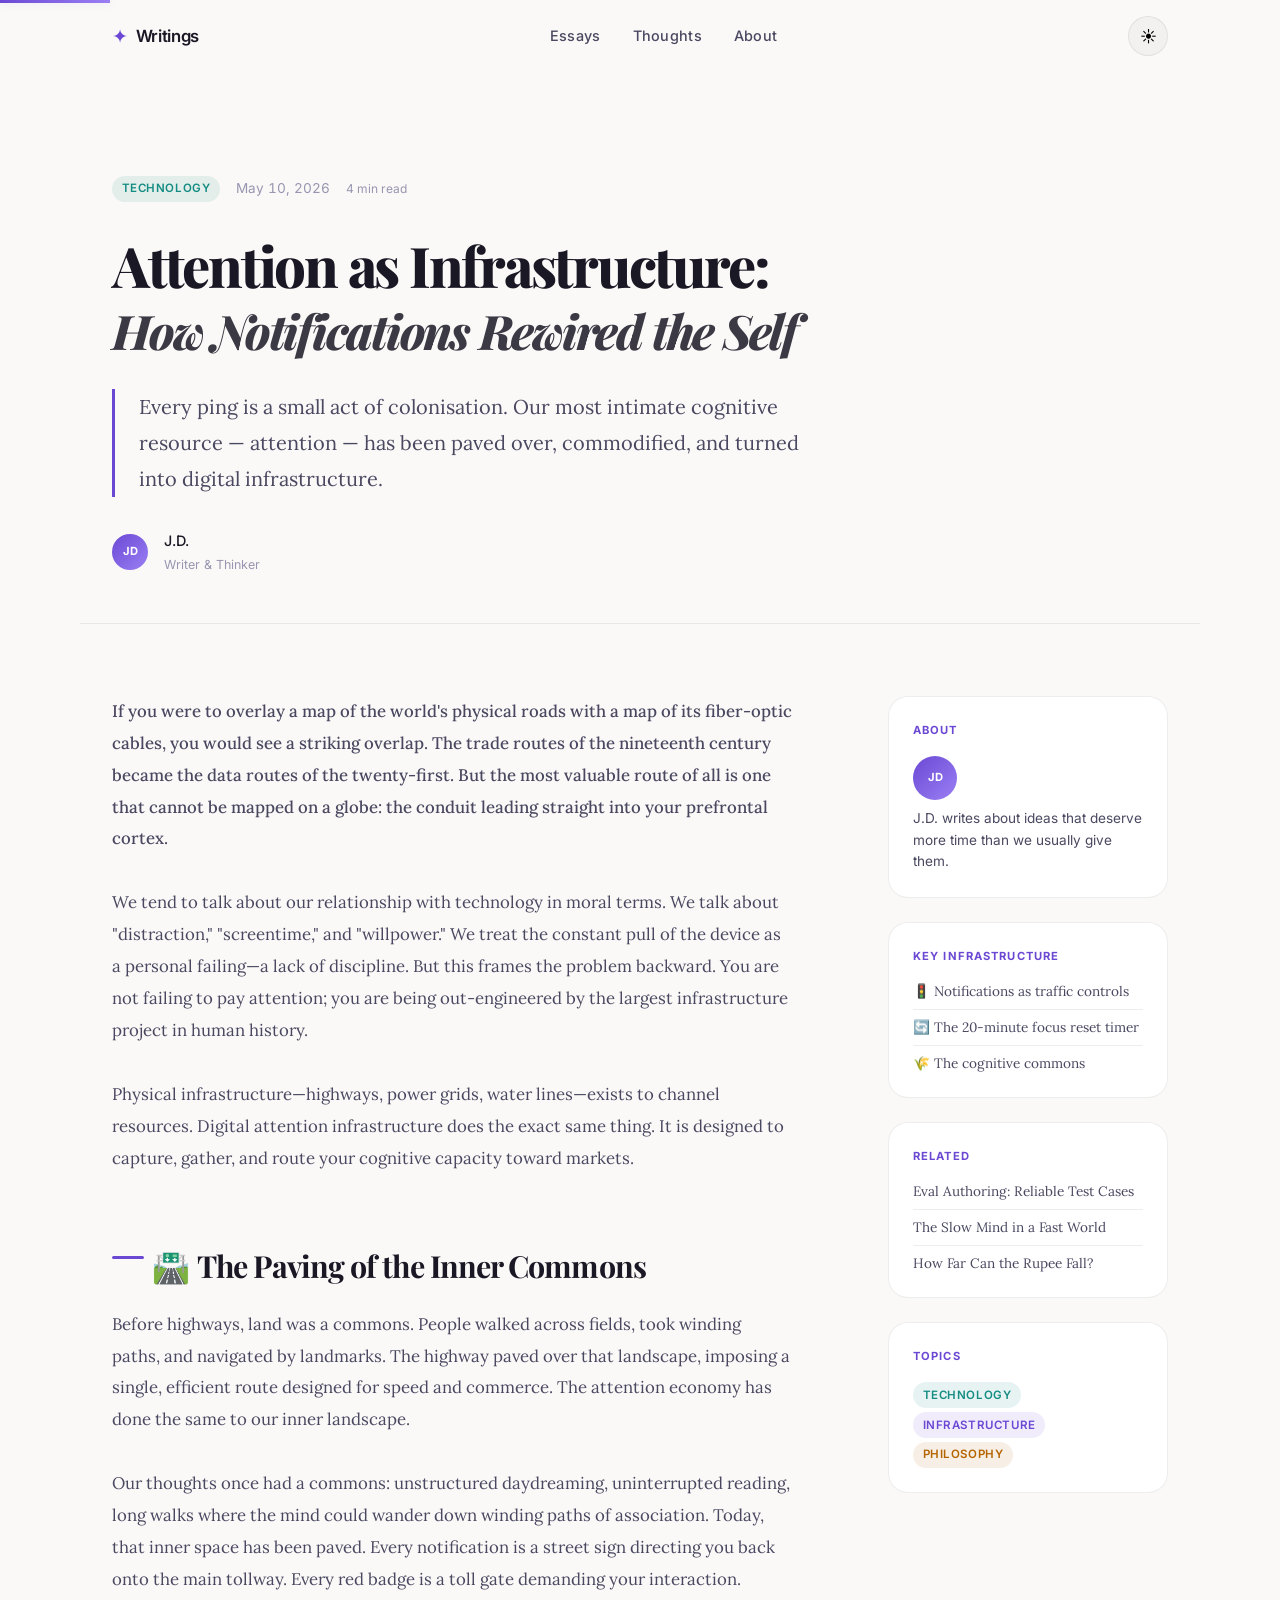
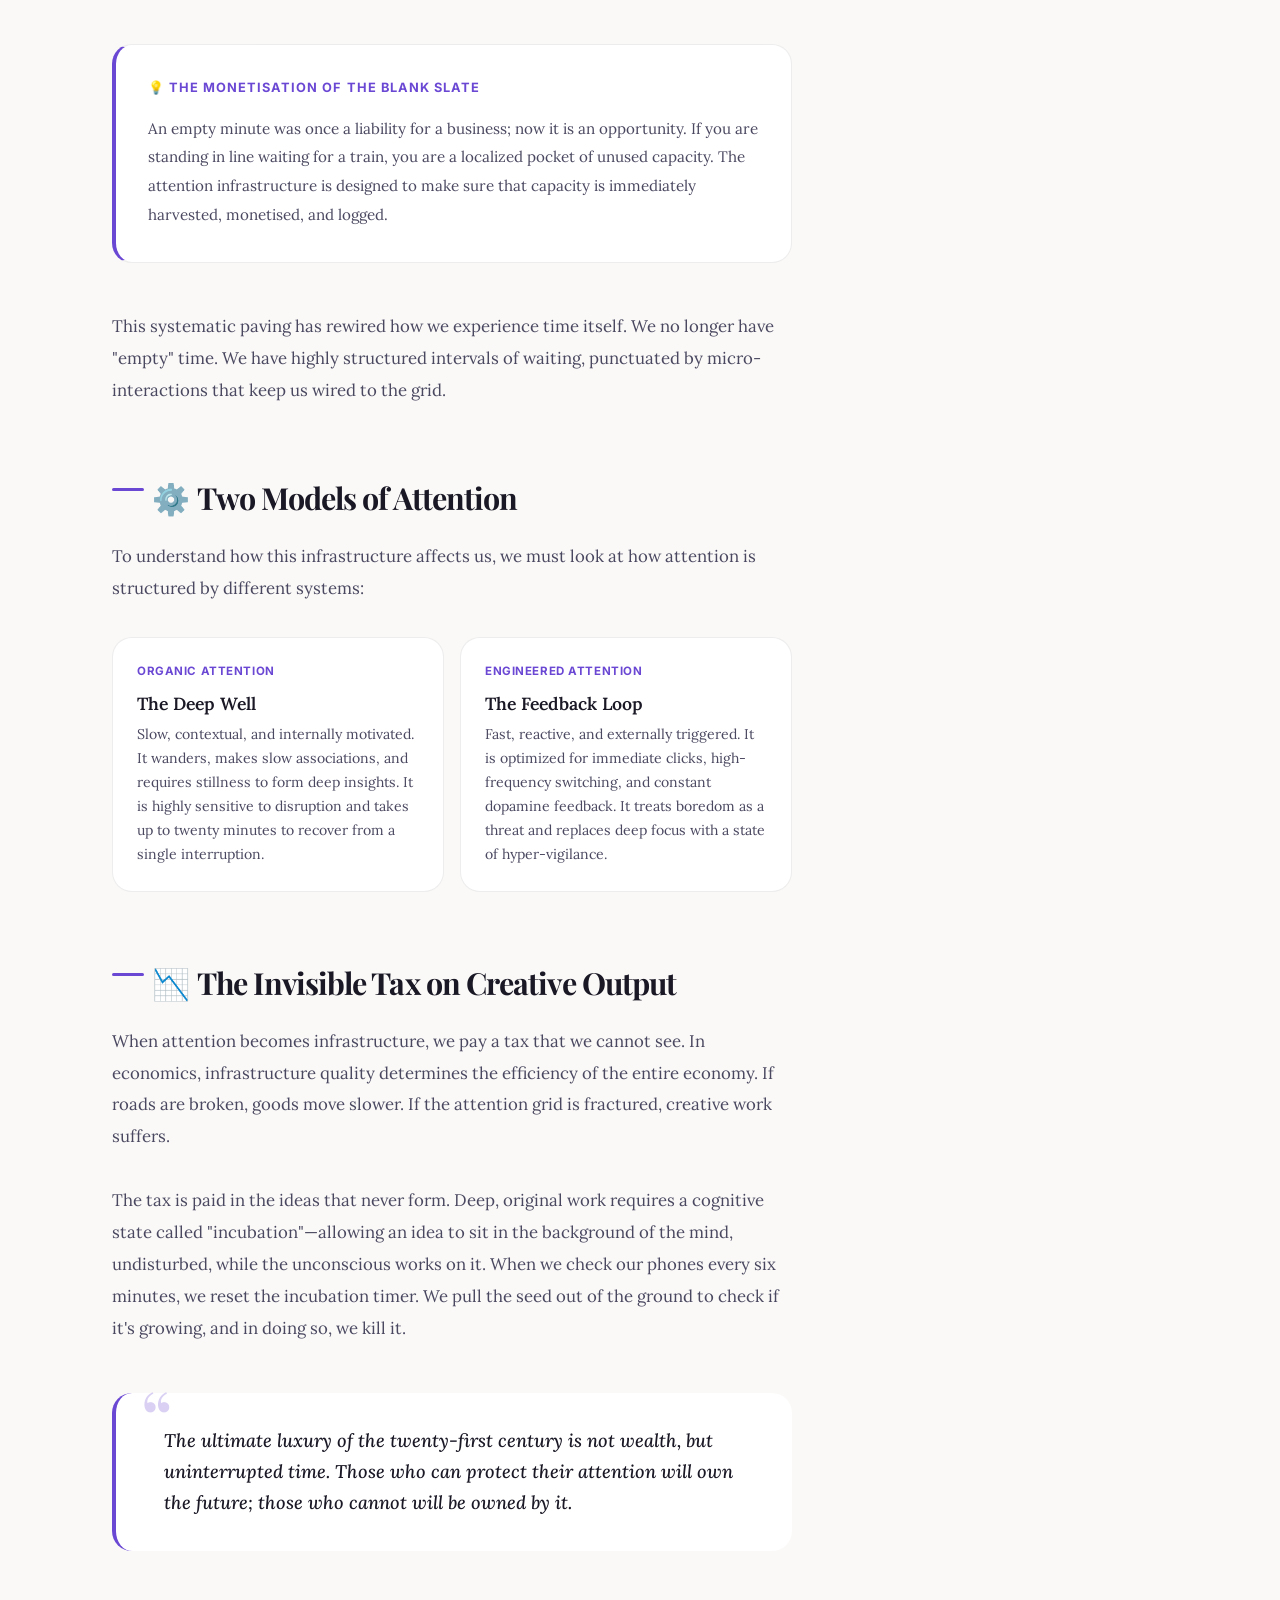
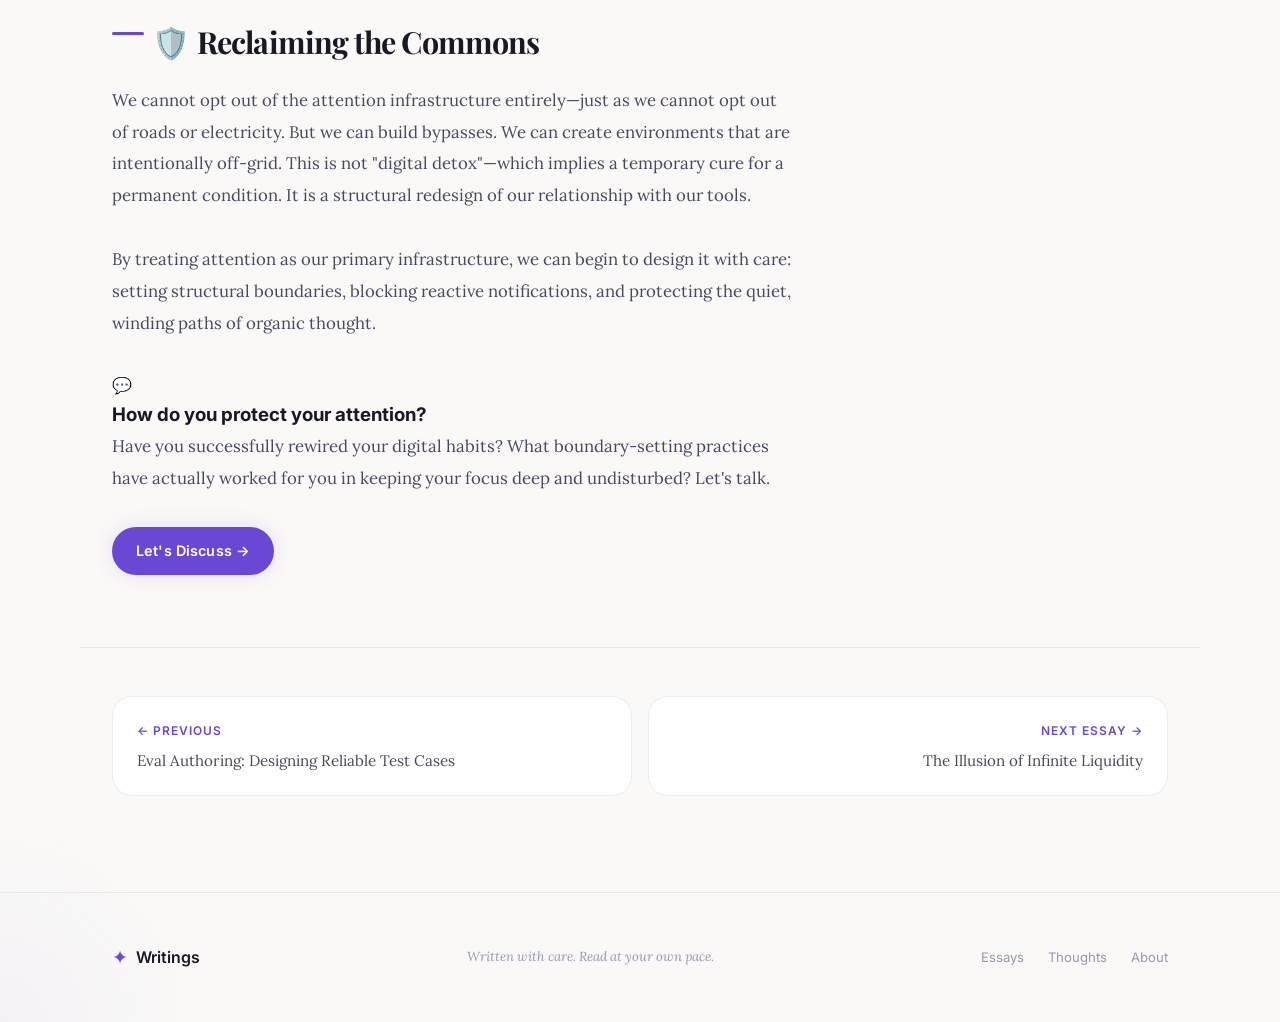
<file: attention-as-infrastructure.html>
<!DOCTYPE html>
<html lang="en">
<head>
  <meta charset="UTF-8" />
  <meta name="viewport" content="width=device-width, initial-scale=1.0" />
  <title>Attention as Infrastructure — Writings</title>
  <meta name="description" content="Every ping is a small act of colonisation. Our most intimate cognitive resource — attention — has been paved over and monetised." />
  <link rel="preconnect" href="https://fonts.googleapis.com" />
  <link rel="preconnect" href="https://fonts.gstatic.com" crossorigin />
  <link href="https://fonts.googleapis.com/css2?family=Lora:ital,wght@0,400;0,500;0,600;1,400;1,500&family=Inter:wght@300;400;500;600&family=Playfair+Display:ital,wght@0,700;0,800;1,700&display=swap" rel="stylesheet" />
  <link rel="stylesheet" href="style.css" />
  <link rel="stylesheet" href="article.css" />
  <style>
    /* Custom spacing / visual elements for this essay */
    .callout {
      background: var(--bg-elevated);
      border: 1px solid var(--border);
      border-left: 4px solid var(--accent-1);
      border-radius: var(--radius-lg);
      padding: var(--space-xl);
      margin: var(--space-2xl) 0;
    }
    .callout__title {
      font-size: 0.8rem;
      font-weight: 700;
      letter-spacing: 0.08em;
      text-transform: uppercase;
      color: var(--accent-1);
      margin-bottom: var(--space-md);
    }
    .callout p {
      font-size: 0.95rem !important;
      margin-bottom: 0 !important;
      color: var(--text-secondary) !important;
    }
    .infra-grid {
      display: grid;
      grid-template-columns: 1fr 1fr;
      gap: var(--space-md);
      margin: var(--space-xl) 0 var(--space-2xl);
    }
    @media (max-width: 560px) { .infra-grid { grid-template-columns: 1fr; } }
    .infra-card {
      padding: var(--space-lg);
      border-radius: var(--radius-lg);
      border: 1px solid var(--border);
      background: var(--bg-elevated);
    }
    .infra-card__title {
      font-family: var(--font-serif);
      font-size: 1.1rem;
      font-weight: 600;
      color: var(--text-primary);
      margin-bottom: var(--space-xs);
    }
    .infra-card__label {
      font-size: 0.72rem;
      font-weight: 700;
      color: var(--accent-1);
      text-transform: uppercase;
      margin-bottom: var(--space-sm);
      letter-spacing: 0.05em;
    }
    .infra-card p {
      font-size: 0.88rem !important;
      color: var(--text-secondary) !important;
      line-height: 1.7 !important;
      margin: 0 !important;
    }
    .emoji-heading {
      display: flex;
      align-items: center;
      gap: var(--space-sm);
    }
    .emoji-heading .emoji { font-style: normal; }
  </style>
</head>
<body>

  <!-- Navigation -->
  <nav class="nav" id="main-nav" aria-label="Main navigation">
    <div class="nav-inner">
      <a href="index.html" class="nav-logo" aria-label="Back to home">
        <span class="logo-mark">✦</span>
        <span class="logo-text">Writings</span>
      </a>
      <div class="nav-links">
        <a href="index.html#essays" class="nav-link">Essays</a>
        <a href="index.html#thoughts" class="nav-link">Thoughts</a>
        <a href="index.html#about" class="nav-link">About</a>
      </div>
      <button class="theme-toggle" id="theme-toggle" aria-label="Toggle dark/light mode" aria-pressed="true">
        <span class="theme-icon theme-icon--light">☀</span>
        <span class="theme-icon theme-icon--dark">☽</span>
      </button>
    </div>
  </nav>

  <!-- Reading progress bar -->
  <div class="reading-progress" id="reading-progress" role="progressbar" aria-label="Reading progress" aria-valuenow="0" aria-valuemin="0" aria-valuemax="100"></div>

  <main class="article-main">

    <!-- Article Header -->
    <header class="article-header">
      <div class="article-header__inner">
        <div class="article-meta">
          <span class="tag tag--tech">Technology</span>
          <time datetime="2026-05-10" class="article-date">May 10, 2026</time>
          <span class="read-time">6 min read</span>
        </div>
        <h1 class="article-title">Attention as Infrastructure:<br><em style="font-style:italic; font-size:0.85em; opacity:0.85;">How Notifications Rewired the Self</em></h1>
        <p class="article-lede">Every ping is a small act of colonisation. Our most intimate cognitive resource — attention — has been paved over, commodified, and turned into digital infrastructure.</p>
        <div class="article-author">
          <div class="author-avatar" aria-hidden="true">JD</div>
          <div class="author-info">
            <span class="author-name">J.D.</span>
            <span class="author-role">Writer & Thinker</span>
          </div>
        </div>
      </div>
    </header>

    <!-- Article Body -->
    <div class="article-body" id="article-body">
      <div class="article-content">

        <p class="article-intro">If you were to overlay a map of the world's physical roads with a map of its fiber-optic cables, you would see a striking overlap. The trade routes of the nineteenth century became the data routes of the twenty-first. But the most valuable route of all is one that cannot be mapped on a globe: the conduit leading straight into your prefrontal cortex.</p>

        <p>We tend to talk about our relationship with technology in moral terms. We talk about "distraction," "screentime," and "willpower." We treat the constant pull of the device as a personal failing—a lack of discipline. But this frames the problem backward. You are not failing to pay attention; you are being out-engineered by the largest infrastructure project in human history.</p>

        <p>Physical infrastructure—highways, power grids, water lines—exists to channel resources. Digital attention infrastructure does the exact same thing. It is designed to capture, gather, and route your cognitive capacity toward markets.</p>

        <!-- Section 1: The Paving of the Mind -->
        <h2 class="emoji-heading"><span class="emoji">🛣️</span> The Paving of the Inner Commons</h2>

        <p>Before highways, land was a commons. People walked across fields, took winding paths, and navigated by landmarks. The highway paved over that landscape, imposing a single, efficient route designed for speed and commerce. The attention economy has done the same to our inner landscape.</p>

        <p>Our thoughts once had a commons: unstructured daydreaming, uninterrupted reading, long walks where the mind could wander down winding paths of association. Today, that inner space has been paved. Every notification is a street sign directing you back onto the main tollway. Every red badge is a toll gate demanding your interaction.</p>

        <div class="callout">
          <div class="callout__title">💡 The Monetisation of the Blank Slate</div>
          <p>An empty minute was once a liability for a business; now it is an opportunity. If you are standing in line waiting for a train, you are a localized pocket of unused capacity. The attention infrastructure is designed to make sure that capacity is immediately harvested, monetised, and logged.</p>
        </div>

        <p>This systematic paving has rewired how we experience time itself. We no longer have "empty" time. We have highly structured intervals of waiting, punctuated by micro-interactions that keep us wired to the grid.</p>

        <!-- Section 2: Two Models of Attention -->
        <h2 class="emoji-heading"><span class="emoji">⚙️</span> Two Models of Attention</h2>

        <p>To understand how this infrastructure affects us, we must look at how attention is structured by different systems:</p>

        <div class="infra-grid" role="list" aria-label="Two models of attention routing">
          <div class="infra-card" role="listitem">
            <div class="infra-card__label">Organic Attention</div>
            <div class="infra-card__title">The Deep Well</div>
            <p>Slow, contextual, and internally motivated. It wanders, makes slow associations, and requires stillness to form deep insights. It is highly sensitive to disruption and takes up to twenty minutes to recover from a single interruption.</p>
          </div>
          <div class="infra-card" role="listitem">
            <div class="infra-card__label">Engineered Attention</div>
            <div class="infra-card__title">The Feedback Loop</div>
            <p>Fast, reactive, and externally triggered. It is optimized for immediate clicks, high-frequency switching, and constant dopamine feedback. It treats boredom as a threat and replaces deep focus with a state of hyper-vigilance.</p>
          </div>
        </div>

        <!-- Section 3: The Cost of the Invisible Tax -->
        <h2 class="emoji-heading"><span class="emoji">📉</span> The Invisible Tax on Creative Output</h2>

        <p>When attention becomes infrastructure, we pay a tax that we cannot see. In economics, infrastructure quality determines the efficiency of the entire economy. If roads are broken, goods move slower. If the attention grid is fractured, creative work suffers.</p>

        <p>The tax is paid in the ideas that never form. Deep, original work requires a cognitive state called "incubation"—allowing an idea to sit in the background of the mind, undisturbed, while the unconscious works on it. When we check our phones every six minutes, we reset the incubation timer. We pull the seed out of the ground to check if it's growing, and in doing so, we kill it.</p>

        <blockquote class="article-quote">
          <p>The ultimate luxury of the twenty-first century is not wealth, but uninterrupted time. Those who can protect their attention will own the future; those who cannot will be owned by it.</p>
        </blockquote>

        <!-- Section 4: Reclaiming the Commons -->
        <h2 class="emoji-heading"><span class="emoji">🛡️</span> Reclaiming the Commons</h2>

        <p>We cannot opt out of the attention infrastructure entirely—just as we cannot opt out of roads or electricity. But we can build bypasses. We can create environments that are intentionally off-grid. This is not "digital detox"—which implies a temporary cure for a permanent condition. It is a structural redesign of our relationship with our tools.</p>

        <p>By treating attention as our primary infrastructure, we can begin to design it with care: setting structural boundaries, blocking reactive notifications, and protecting the quiet, winding paths of organic thought.</p>

        <!-- CTA / Comments -->
        <div class="cta-box">
          <div class="cta-box__emoji" aria-hidden="true">💬</div>
          <h3>How do you protect your attention?</h3>
          <p>Have you successfully rewired your digital habits? What boundary-setting practices have actually worked for you in keeping your focus deep and undisturbed? Let's talk.</p>
          <a href="mailto:hello@jayantadb.co.in?subject=Re: Attention as Infrastructure" class="btn btn--primary" id="comments-cta-btn">Let's Discuss →</a>
        </div>

      </div>

      <!-- Sidebar -->
      <aside class="article-sidebar" aria-label="Article sidebar">
        <div class="sidebar-sticky">
          <div class="sidebar-card">
            <h3 class="sidebar-title">About</h3>
            <div class="author-avatar author-avatar--sm" aria-hidden="true">JD</div>
            <p class="sidebar-bio">J.D. writes about ideas that deserve more time than we usually give them.</p>
          </div>

          <div class="sidebar-card">
            <h3 class="sidebar-title">Key Infrastructure</h3>
            <ul class="related-list">
              <li><a href="#" style="pointer-events:none; cursor:default;">🚦 Notifications as traffic controls</a></li>
              <li><a href="#" style="pointer-events:none; cursor:default;">🔄 The 20-minute focus reset timer</a></li>
              <li><a href="#" style="pointer-events:none; cursor:default;">🌾 The cognitive commons</a></li>
            </ul>
          </div>

          <div class="sidebar-card">
            <h3 class="sidebar-title">Related</h3>
            <ul class="related-list">
              <li><a href="eval-authoring.html" id="related-1">Eval Authoring: Reliable Test Cases</a></li>
              <li><a href="article.html" id="related-2">The Slow Mind in a Fast World</a></li>
              <li><a href="rupee-essay.html" id="related-3">How Far Can the Rupee Fall?</a></li>
            </ul>
          </div>

          <div class="sidebar-card sidebar-topics">
            <h3 class="sidebar-title">Topics</h3>
            <div class="sidebar-tags">
              <span class="tag tag--tech">Technology</span>
              <span class="tag tag--essay">Infrastructure</span>
              <span class="tag tag--phil">Philosophy</span>
            </div>
          </div>
        </div>
      </aside>

    </div>

    <!-- Article navigation -->
    <nav class="article-nav" aria-label="Article navigation">
      <a href="eval-authoring.html" class="article-nav__item article-nav__item--prev" id="prev-article">
        <span class="article-nav__dir">← Previous</span>
        <span class="article-nav__title">Eval Authoring: Designing Reliable Test Cases</span>
      </a>
      <a href="infinite-liquidity.html" class="article-nav__item article-nav__item--next" id="next-article">
        <span class="article-nav__dir">Next Essay →</span>
        <span class="article-nav__title">The Illusion of Infinite Liquidity</span>
      </a>
    </nav>

  </main>

  <!-- Footer -->
  <footer class="footer" role="contentinfo">
    <div class="footer-inner">
      <div class="footer-logo">
        <span class="logo-mark">✦</span>
        <span>Writings</span>
      </div>
      <p class="footer-copy">Written with care. Read at your own pace.</p>
      <nav class="footer-nav" aria-label="Footer navigation">
        <a href="index.html#essays" class="footer-link">Essays</a>
        <a href="index.html#thoughts" class="footer-link">Thoughts</a>
        <a href="index.html#about" class="footer-link">About</a>
      </nav>
    </div>
  </footer>

  <script src="main.js"></script>
  <script src="article.js"></script>
</body>
</html>
</file>
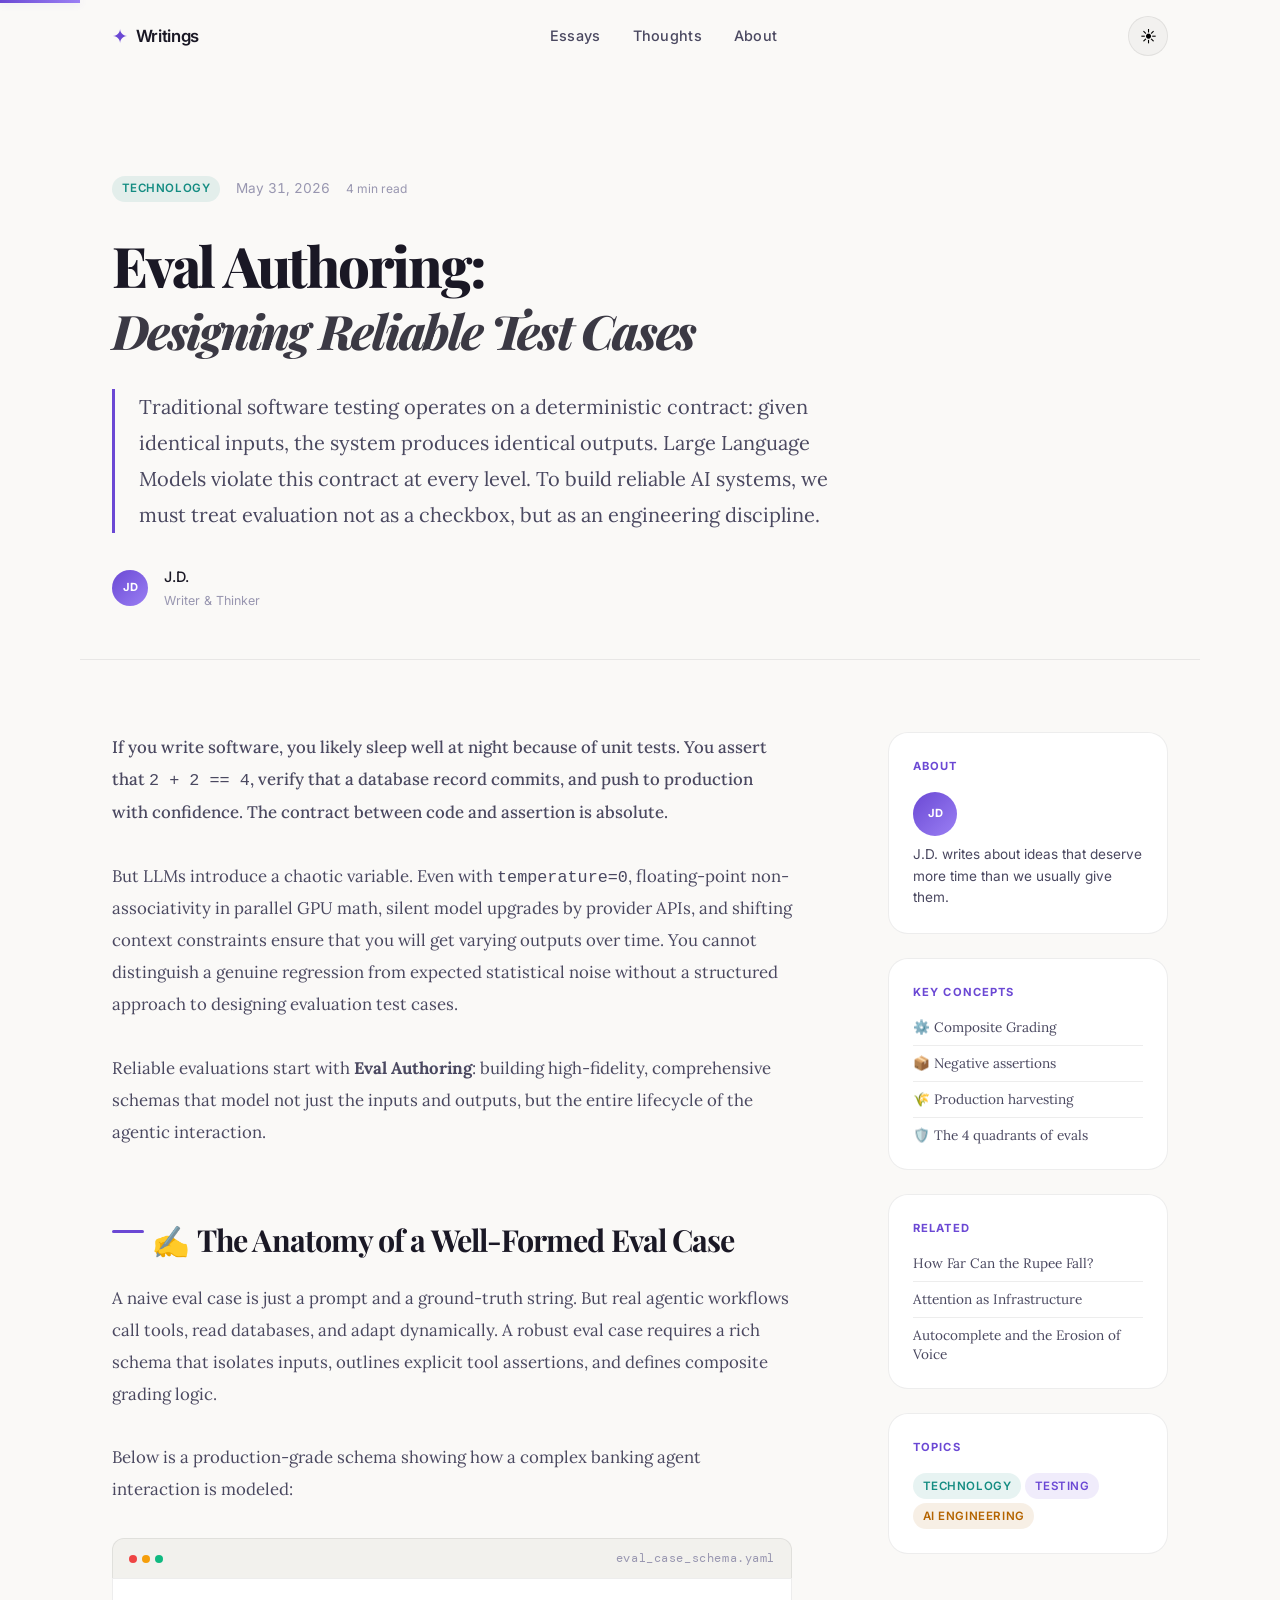
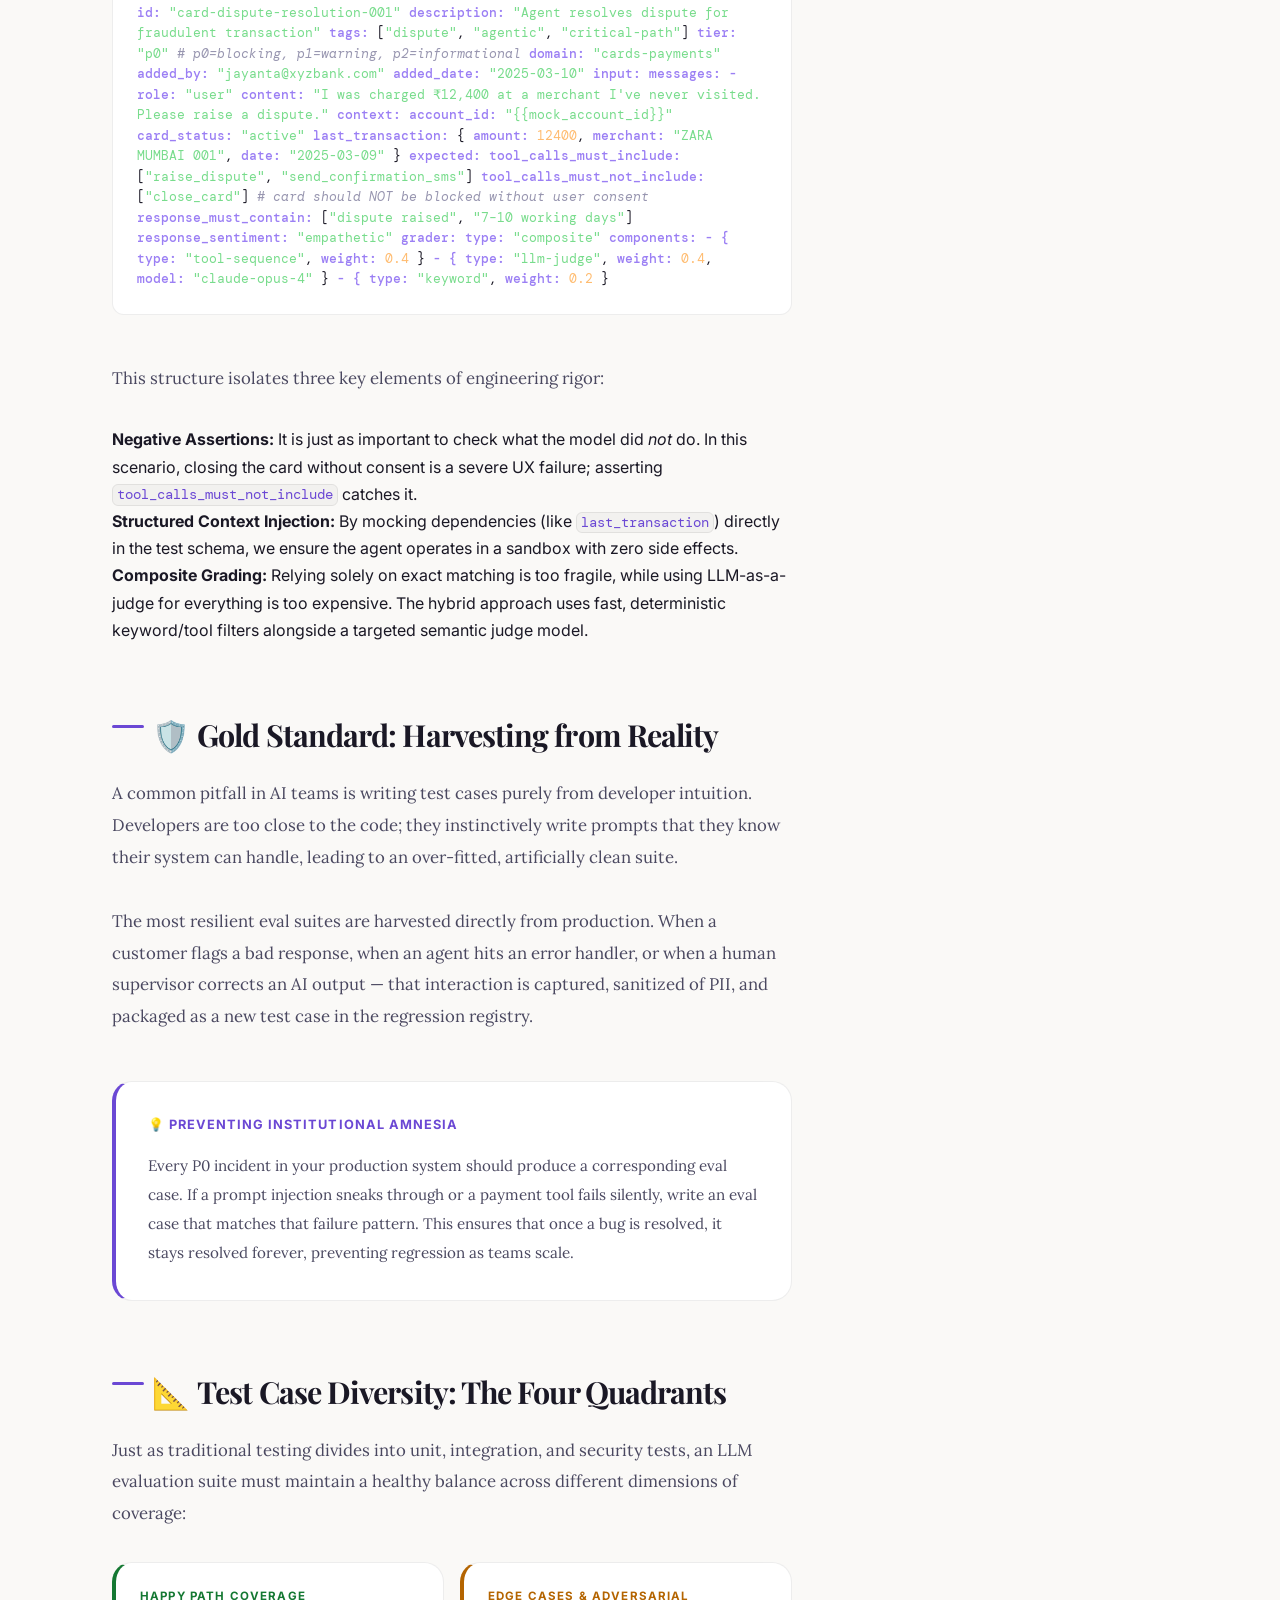
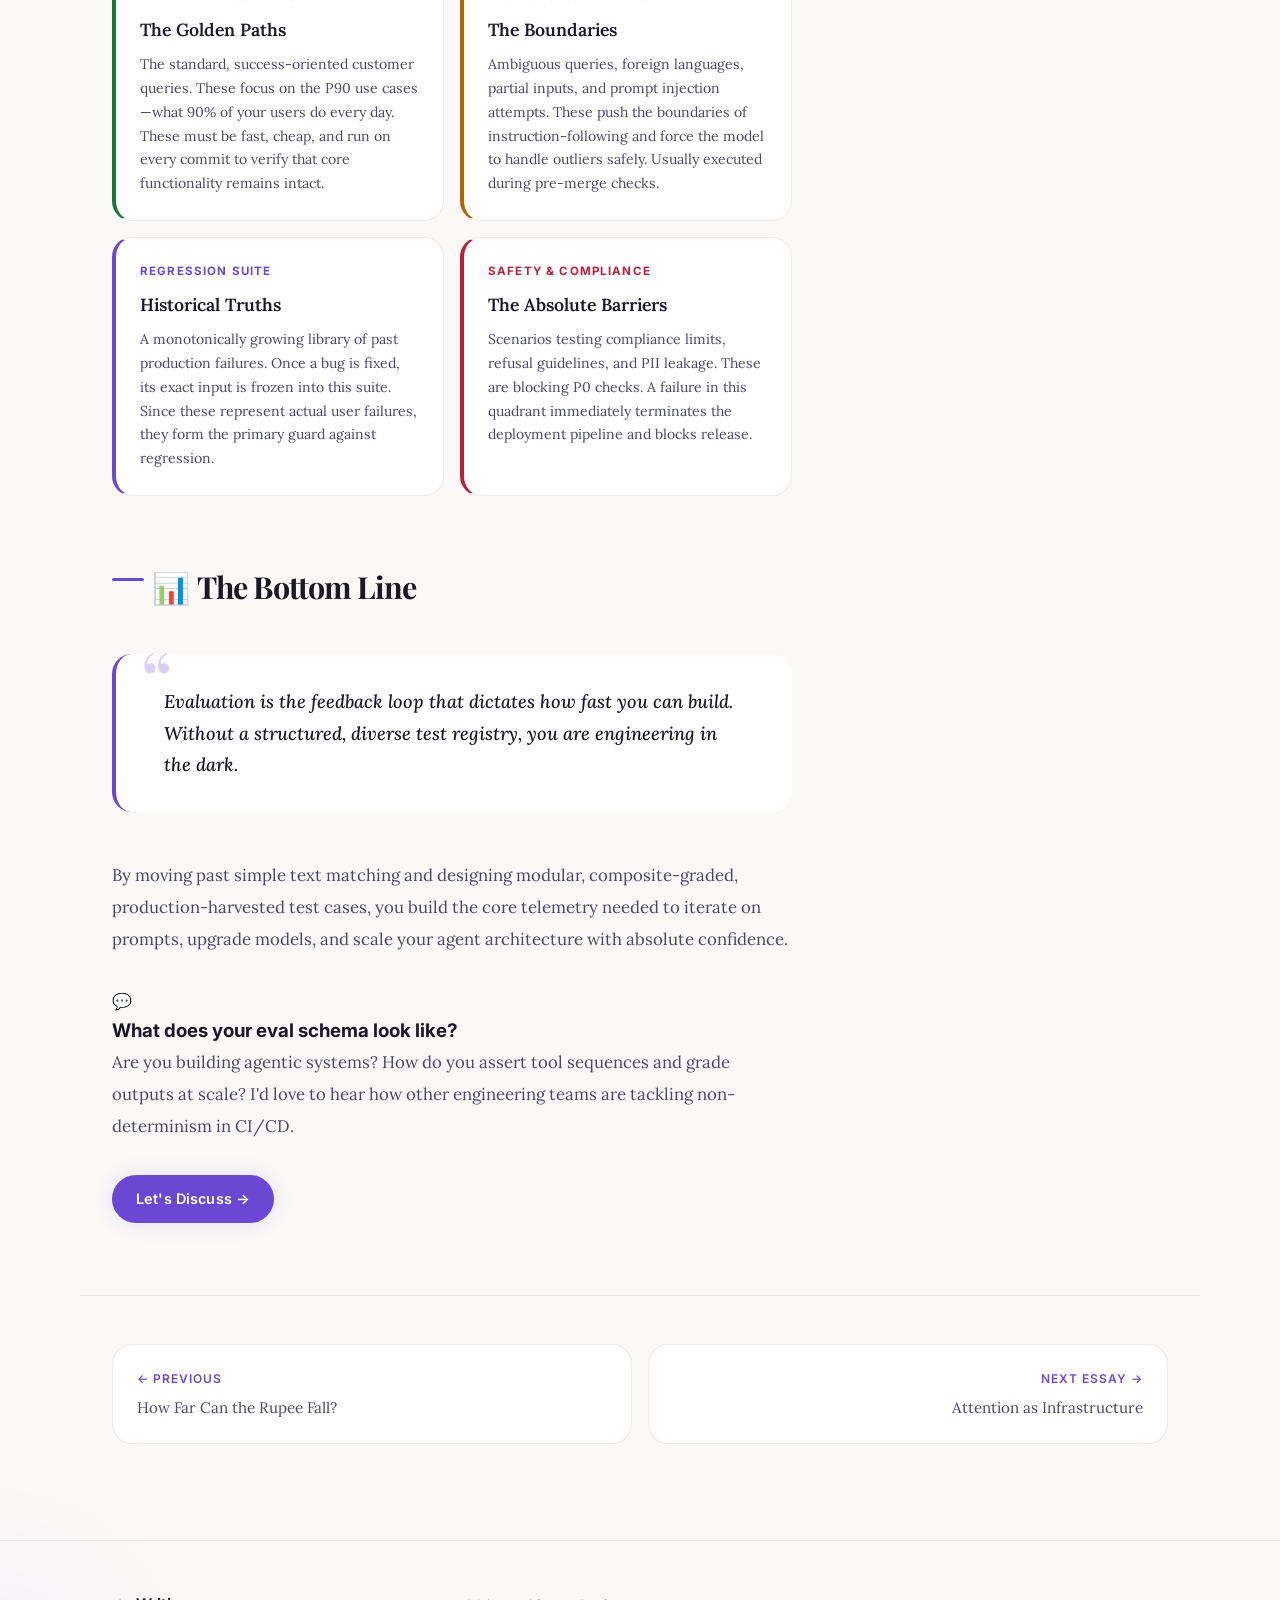
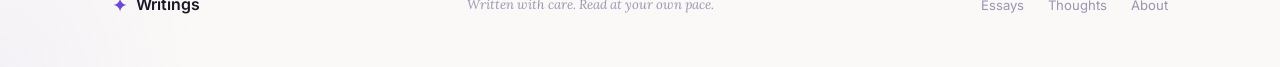
<file: eval-authoring.html>
<!DOCTYPE html>
<html lang="en">
<head>
  <meta charset="UTF-8" />
  <meta name="viewport" content="width=device-width, initial-scale=1.0" />
  <title>Eval Authoring: Designing Reliable Test Cases — Writings</title>
  <meta name="description" content="Traditional software testing operates on a deterministic contract, but LLMs violate this at every level. Here is how to design reliable evaluation test cases for production AI systems." />
  <link rel="preconnect" href="https://fonts.googleapis.com" />
  <link rel="preconnect" href="https://fonts.gstatic.com" crossorigin />
  <link href="https://fonts.googleapis.com/css2?family=Lora:ital,wght@0,400;0,500;0,600;1,400;1,500&family=Inter:wght@300;400;500;600&family=Playfair+Display:ital,wght@0,700;0,800;1,700&family=DM+Mono:ital,wght@0,300;0,400;0,500;1,400&display=swap" rel="stylesheet" />
  <link rel="stylesheet" href="style.css" />
  <link rel="stylesheet" href="article.css" />
  <style>
    /* ── Code block styling ── */
    .code-header {
      display: flex;
      align-items: center;
      justify-content: space-between;
      padding: 0.6rem 1rem;
      background: var(--bg-surface);
      border: 1px solid var(--border);
      border-bottom: none;
      border-radius: var(--radius-md) var(--radius-md) 0 0;
      font-family: 'DM Mono', monospace;
      font-size: 0.72rem;
      color: var(--text-muted);
      letter-spacing: 0.05em;
      margin-top: var(--space-xl);
    }
    .code-dots { display: flex; gap: 5px; }
    .code-dot { width: 8px; height: 8px; border-radius: 50%; }
    .code-dot:nth-child(1) { background: #ef4444; }
    .code-dot:nth-child(2) { background: #f59e0b; }
    .code-dot:nth-child(3) { background: #10b981; }

    .code-block {
      background: var(--bg-elevated);
      border: 1px solid var(--border);
      border-radius: 0 0 var(--radius-md) var(--radius-md);
      padding: var(--space-lg);
      font-family: 'DM Mono', monospace;
      font-size: 0.8rem;
      line-height: 1.6;
      overflow-x: auto;
      margin-bottom: var(--space-2xl);
      color: var(--text-primary);
    }
    .code-block .comment { color: var(--text-muted); font-style: italic; }
    .code-block .keyword { color: #9b7ff4; font-weight: 500; }
    .code-block .string { color: #78dc8c; }
    .code-block .number { color: #ffbc70; }
    .code-block .func { color: #63d8c8; }
    .code-block .type { color: #ff788c; }

    /* ── Callout / info box ── */
    .callout {
      background: var(--bg-elevated);
      border: 1px solid var(--border);
      border-left: 4px solid var(--accent-1);
      border-radius: var(--radius-lg);
      padding: var(--space-xl);
      margin: var(--space-2xl) 0;
    }
    .callout__title {
      font-size: 0.8rem;
      font-weight: 700;
      letter-spacing: 0.08em;
      text-transform: uppercase;
      color: var(--accent-1);
      margin-bottom: var(--space-md);
    }
    .callout p {
      font-size: 0.95rem !important;
      margin-bottom: 0 !important;
      color: var(--text-secondary) !important;
    }
    .callout--danger {
      border-left-color: var(--tag-culture-color);
    }
    .callout--danger .callout__title {
      color: var(--tag-culture-color);
    }

    /* ── Grid for diversity cards ── */
    .seesaw-grid {
      display: grid;
      grid-template-columns: 1fr 1fr;
      gap: var(--space-md);
      margin: var(--space-xl) 0 var(--space-2xl);
    }
    @media (max-width: 560px) { .seesaw-grid { grid-template-columns: 1fr; } }
    .seesaw-card {
      padding: var(--space-lg);
      border-radius: var(--radius-lg);
      border: 1px solid var(--border);
      background: var(--bg-elevated);
      transition: transform var(--trans-base), border-color var(--trans-base);
    }
    .seesaw-card:hover {
      border-color: var(--border-hover);
      transform: translateY(-2px);
    }
    .seesaw-card--happy { border-left: 4px solid var(--tag-life-color); }
    .seesaw-card--edge { border-left: 4px solid var(--tag-phil-color); }
    .seesaw-card--regression { border-left: 4px solid var(--accent-1); }
    .seesaw-card--safety { border-left: 4px solid var(--tag-culture-color); }

    .seesaw-card__label {
      font-size: 0.72rem;
      font-weight: 700;
      letter-spacing: 0.1em;
      text-transform: uppercase;
      margin-bottom: var(--space-sm);
    }
    .seesaw-card--happy .seesaw-card__label { color: var(--tag-life-color); }
    .seesaw-card--edge .seesaw-card__label { color: var(--tag-phil-color); }
    .seesaw-card--regression .seesaw-card__label { color: var(--accent-1); }
    .seesaw-card--safety .seesaw-card__label { color: var(--tag-culture-color); }

    .seesaw-card__title {
      font-family: var(--font-serif);
      font-size: 1.1rem;
      font-weight: 600;
      color: var(--text-primary);
      margin-bottom: var(--space-sm);
    }
    .seesaw-card p {
      font-size: 0.88rem !important;
      color: var(--text-secondary) !important;
      line-height: 1.7 !important;
      margin: 0 !important;
    }

    /* ── Section emoji headings ── */
    .emoji-heading {
      display: flex;
      align-items: center;
      gap: var(--space-sm);
    }
    .emoji-heading .emoji { font-style: normal; }

    /* Inline code styling */
    code.inline-code {
      font-family: 'DM Mono', monospace;
      font-size: 0.85em;
      background: var(--bg-glass);
      border: 1px solid var(--border);
      padding: 0.1em 0.3em;
      border-radius: var(--radius-sm);
      color: var(--accent-1);
    }
  </style>
</head>
<body>

  <!-- Navigation -->
  <nav class="nav" id="main-nav" aria-label="Main navigation">
    <div class="nav-inner">
      <a href="index.html" class="nav-logo" aria-label="Back to home">
        <span class="logo-mark">✦</span>
        <span class="logo-text">Writings</span>
      </a>
      <div class="nav-links">
        <a href="index.html#essays" class="nav-link">Essays</a>
        <a href="index.html#thoughts" class="nav-link">Thoughts</a>
        <a href="index.html#about" class="nav-link">About</a>
      </div>
      <button class="theme-toggle" id="theme-toggle" aria-label="Toggle dark/light mode" aria-pressed="true">
        <span class="theme-icon theme-icon--light">☀</span>
        <span class="theme-icon theme-icon--dark">☽</span>
      </button>
    </div>
  </nav>

  <!-- Reading progress bar -->
  <div class="reading-progress" id="reading-progress" role="progressbar" aria-label="Reading progress" aria-valuenow="0" aria-valuemin="0" aria-valuemax="100"></div>

  <main class="article-main">

    <!-- Article Header -->
    <header class="article-header">
      <div class="article-header__inner">
        <div class="article-meta">
          <span class="tag tag--tech">Technology</span>
          <time datetime="2026-05-31" class="article-date">May 31, 2026</time>
          <span class="read-time">5 min read</span>
        </div>
        <h1 class="article-title">Eval Authoring:<br><em style="font-style:italic; font-size:0.85em; opacity:0.85;">Designing Reliable Test Cases</em></h1>
        <p class="article-lede">Traditional software testing operates on a deterministic contract: given identical inputs, the system produces identical outputs. Large Language Models violate this contract at every level. To build reliable AI systems, we must treat evaluation not as a checkbox, but as an engineering discipline.</p>
        <div class="article-author">
          <div class="author-avatar" aria-hidden="true">JD</div>
          <div class="author-info">
            <span class="author-name">J.D.</span>
            <span class="author-role">Writer & Thinker</span>
          </div>
        </div>
      </div>
    </header>

    <!-- Article Body -->
    <div class="article-body" id="article-body">
      <div class="article-content">

        <p class="article-intro">If you write software, you likely sleep well at night because of unit tests. You assert that <code>2 + 2 == 4</code>, verify that a database record commits, and push to production with confidence. The contract between code and assertion is absolute.</p>

        <p>But LLMs introduce a chaotic variable. Even with <code>temperature=0</code>, floating-point non-associativity in parallel GPU math, silent model upgrades by provider APIs, and shifting context constraints ensure that you will get varying outputs over time. You cannot distinguish a genuine regression from expected statistical noise without a structured approach to designing evaluation test cases.</p>

        <p>Reliable evaluations start with <strong>Eval Authoring</strong>: building high-fidelity, comprehensive schemas that model not just the inputs and outputs, but the entire lifecycle of the agentic interaction.</p>

        <!-- Section 1: Anatomy of a Case -->
        <h2 class="emoji-heading"><span class="emoji">✍️</span> The Anatomy of a Well-Formed Eval Case</h2>

        <p>A naive eval case is just a prompt and a ground-truth string. But real agentic workflows call tools, read databases, and adapt dynamically. A robust eval case requires a rich schema that isolates inputs, outlines explicit tool assertions, and defines composite grading logic.</p>

        <p>Below is a production-grade schema showing how a complex banking agent interaction is modeled:</p>

        <div class="code-header">
          <div class="code-dots"><div class="code-dot"></div><div class="code-dot"></div><div class="code-dot"></div></div>
          <span>eval_case_schema.yaml</span>
        </div>
        <div class="code-block"><span class="keyword">id:</span> <span class="string">"card-dispute-resolution-001"</span>
<span class="keyword">description:</span> <span class="string">"Agent resolves dispute for fraudulent transaction"</span>
<span class="keyword">tags:</span> [<span class="string">"dispute"</span>, <span class="string">"agentic"</span>, <span class="string">"critical-path"</span>]
<span class="keyword">tier:</span> <span class="string">"p0"</span>           <span class="comment"># p0=blocking, p1=warning, p2=informational</span>
<span class="keyword">domain:</span> <span class="string">"cards-payments"</span>
<span class="keyword">added_by:</span> <span class="string">"jayanta@xyzbank.com"</span>
<span class="keyword">added_date:</span> <span class="string">"2025-03-10"</span>

<span class="keyword">input:</span>
  <span class="keyword">messages:</span>
    <span class="keyword">- role:</span> <span class="string">"user"</span>
      <span class="keyword">content:</span> <span class="string">"I was charged ₹12,400 at a merchant I've never visited. Please raise a dispute."</span>
  <span class="keyword">context:</span>
    <span class="keyword">account_id:</span> <span class="string">"{{mock_account_id}}"</span>
    <span class="keyword">card_status:</span> <span class="string">"active"</span>
    <span class="keyword">last_transaction:</span> { <span class="keyword">amount:</span> <span class="number">12400</span>, <span class="keyword">merchant:</span> <span class="string">"ZARA MUMBAI 001"</span>, <span class="keyword">date:</span> <span class="string">"2025-03-09"</span> }

<span class="keyword">expected:</span>
  <span class="keyword">tool_calls_must_include:</span> [<span class="string">"raise_dispute"</span>, <span class="string">"send_confirmation_sms"</span>]
  <span class="keyword">tool_calls_must_not_include:</span> [<span class="string">"close_card"</span>]   <span class="comment"># card should NOT be blocked without user consent</span>
  <span class="keyword">response_must_contain:</span> [<span class="string">"dispute raised"</span>, <span class="string">"7–10 working days"</span>]
  <span class="keyword">response_sentiment:</span> <span class="string">"empathetic"</span>
  
<span class="keyword">grader:</span>
  <span class="keyword">type:</span> <span class="string">"composite"</span>
  <span class="keyword">components:</span>
    <span class="keyword">- { type:</span> <span class="string">"tool-sequence"</span>, <span class="keyword">weight:</span> <span class="number">0.4</span> }
    <span class="keyword">- { type:</span> <span class="string">"llm-judge"</span>,    <span class="keyword">weight:</span> <span class="number">0.4</span>, <span class="keyword">model:</span> <span class="string">"claude-opus-4"</span> }
    <span class="keyword">- { type:</span> <span class="string">"keyword"</span>,      <span class="keyword">weight:</span> <span class="number">0.2</span> }</div>

        <p>This structure isolates three key elements of engineering rigor:</p>
        <ul>
          <li><strong>Negative Assertions:</strong> It is just as important to check what the model did <em>not</em> do. In this scenario, closing the card without consent is a severe UX failure; asserting <code class="inline-code">tool_calls_must_not_include</code> catches it.</li>
          <li><strong>Structured Context Injection:</strong> By mocking dependencies (like <code class="inline-code">last_transaction</code>) directly in the test schema, we ensure the agent operates in a sandbox with zero side effects.</li>
          <li><strong>Composite Grading:</strong> Relying solely on exact matching is too fragile, while using LLM-as-a-judge for everything is too expensive. The hybrid approach uses fast, deterministic keyword/tool filters alongside a targeted semantic judge model.</li>
        </ul>

        <!-- Section 2: Reality Harvesting -->
        <h2 class="emoji-heading"><span class="emoji">🛡️</span> Gold Standard: Harvesting from Reality</h2>

        <p>A common pitfall in AI teams is writing test cases purely from developer intuition. Developers are too close to the code; they instinctively write prompts that they know their system can handle, leading to an over-fitted, artificially clean suite.</p>

        <p>The most resilient eval suites are harvested directly from production. When a customer flags a bad response, when an agent hits an error handler, or when a human supervisor corrects an AI output — that interaction is captured, sanitized of PII, and packaged as a new test case in the regression registry.</p>

        <div class="callout">
          <div class="callout__title">💡 Preventing Institutional Amnesia</div>
          <p>Every P0 incident in your production system should produce a corresponding eval case. If a prompt injection sneaks through or a payment tool fails silently, write an eval case that matches that failure pattern. This ensures that once a bug is resolved, it stays resolved forever, preventing regression as teams scale.</p>
        </div>

        <!-- Section 3: Test Diversity -->
        <h2 class="emoji-heading"><span class="emoji">📐</span> Test Case Diversity: The Four Quadrants</h2>

        <p>Just as traditional testing divides into unit, integration, and security tests, an LLM evaluation suite must maintain a healthy balance across different dimensions of coverage:</p>

        <div class="seesaw-grid" role="list" aria-label="Four quadrants of test diversity">
          <div class="seesaw-card seesaw-card--happy" role="listitem">
            <div class="seesaw-card__label">Happy Path Coverage</div>
            <div class="seesaw-card__title">The Golden Paths</div>
            <p>The standard, success-oriented customer queries. These focus on the P90 use cases—what 90% of your users do every day. These must be fast, cheap, and run on every commit to verify that core functionality remains intact.</p>
          </div>
          <div class="seesaw-card seesaw-card--edge" role="listitem">
            <div class="seesaw-card__label">Edge Cases & Adversarial</div>
            <div class="seesaw-card__title">The Boundaries</div>
            <p>Ambiguous queries, foreign languages, partial inputs, and prompt injection attempts. These push the boundaries of instruction-following and force the model to handle outliers safely. Usually executed during pre-merge checks.</p>
          </div>
          <div class="seesaw-card seesaw-card--regression" role="listitem">
            <div class="seesaw-card__label">Regression Suite</div>
            <div class="seesaw-card__title">Historical Truths</div>
            <p>A monotonically growing library of past production failures. Once a bug is fixed, its exact input is frozen into this suite. Since these represent actual user failures, they form the primary guard against regression.</p>
          </div>
          <div class="seesaw-card seesaw-card--safety" role="listitem">
            <div class="seesaw-card__label">Safety & Compliance</div>
            <div class="seesaw-card__title">The Absolute Barriers</div>
            <p>Scenarios testing compliance limits, refusal guidelines, and PII leakage. These are blocking P0 checks. A failure in this quadrant immediately terminates the deployment pipeline and blocks release.</p>
          </div>
        </div>

        <!-- Section 4: Conclusion -->
        <h2 class="emoji-heading"><span class="emoji">📊</span> The Bottom Line</h2>

        <blockquote class="article-quote">
          <p>Evaluation is the feedback loop that dictates how fast you can build. Without a structured, diverse test registry, you are engineering in the dark.</p>
        </blockquote>

        <p>By moving past simple text matching and designing modular, composite-graded, production-harvested test cases, you build the core telemetry needed to iterate on prompts, upgrade models, and scale your agent architecture with absolute confidence.</p>

        <!-- CTA / Comments -->
        <div class="cta-box">
          <div class="cta-box__emoji" aria-hidden="true">💬</div>
          <h3>What does your eval schema look like?</h3>
          <p>Are you building agentic systems? How do you assert tool sequences and grade outputs at scale? I'd love to hear how other engineering teams are tackling non-determinism in CI/CD.</p>
          <a href="mailto:hello@jayantadb.co.in?subject=Re: Eval Authoring" class="btn btn--primary" id="comments-cta-btn">Let's Discuss →</a>
        </div>

      </div>

      <!-- Sidebar -->
      <aside class="article-sidebar" aria-label="Article sidebar">
        <div class="sidebar-sticky">
          <div class="sidebar-card">
            <h3 class="sidebar-title">About</h3>
            <div class="author-avatar author-avatar--sm" aria-hidden="true">JD</div>
            <p class="sidebar-bio">J.D. writes about ideas that deserve more time than we usually give them.</p>
          </div>

          <div class="sidebar-card">
            <h3 class="sidebar-title">Key Concepts</h3>
            <ul class="related-list">
              <li><a href="#" style="pointer-events:none; cursor:default;">⚙️ Composite Grading</a></li>
              <li><a href="#" style="pointer-events:none; cursor:default;">📦 Negative assertions</a></li>
              <li><a href="#" style="pointer-events:none; cursor:default;">🌾 Production harvesting</a></li>
              <li><a href="#" style="pointer-events:none; cursor:default;">🛡️ The 4 quadrants of evals</a></li>
            </ul>
          </div>

          <div class="sidebar-card">
            <h3 class="sidebar-title">Related</h3>
            <ul class="related-list">
              <li><a href="rupee-essay.html" id="related-1">How Far Can the Rupee Fall?</a></li>
              <li><a href="article.html" id="related-2">Attention as Infrastructure</a></li>
              <li><a href="article.html" id="related-3">Autocomplete and the Erosion of Voice</a></li>
            </ul>
          </div>

          <div class="sidebar-card sidebar-topics">
            <h3 class="sidebar-title">Topics</h3>
            <div class="sidebar-tags">
              <span class="tag tag--tech">Technology</span>
              <span class="tag tag--essay">Testing</span>
              <span class="tag tag--phil">AI Engineering</span>
            </div>
          </div>
        </div>
      </aside>

    </div>

    <!-- Article navigation -->
    <nav class="article-nav" aria-label="Article navigation">
      <a href="rupee-essay.html" class="article-nav__item article-nav__item--prev" id="prev-article">
        <span class="article-nav__dir">← Previous</span>
        <span class="article-nav__title">How Far Can the Rupee Fall?</span>
      </a>
      <a href="attention-as-infrastructure.html" class="article-nav__item article-nav__item--next" id="next-article">
        <span class="article-nav__dir">Next Essay →</span>
        <span class="article-nav__title">Attention as Infrastructure</span>
      </a>
    </nav>

  </main>

  <!-- Footer -->
  <footer class="footer" role="contentinfo">
    <div class="footer-inner">
      <div class="footer-logo">
        <span class="logo-mark">✦</span>
        <span>Writings</span>
      </div>
      <p class="footer-copy">Written with care. Read at your own pace.</p>
      <nav class="footer-nav" aria-label="Footer navigation">
        <a href="index.html#essays" class="footer-link">Essays</a>
        <a href="index.html#thoughts" class="footer-link">Thoughts</a>
        <a href="index.html#about" class="footer-link">About</a>
      </nav>
    </div>
  </footer>

  <script src="main.js"></script>
  <script src="article.js"></script>
</body>
</html>
</file>
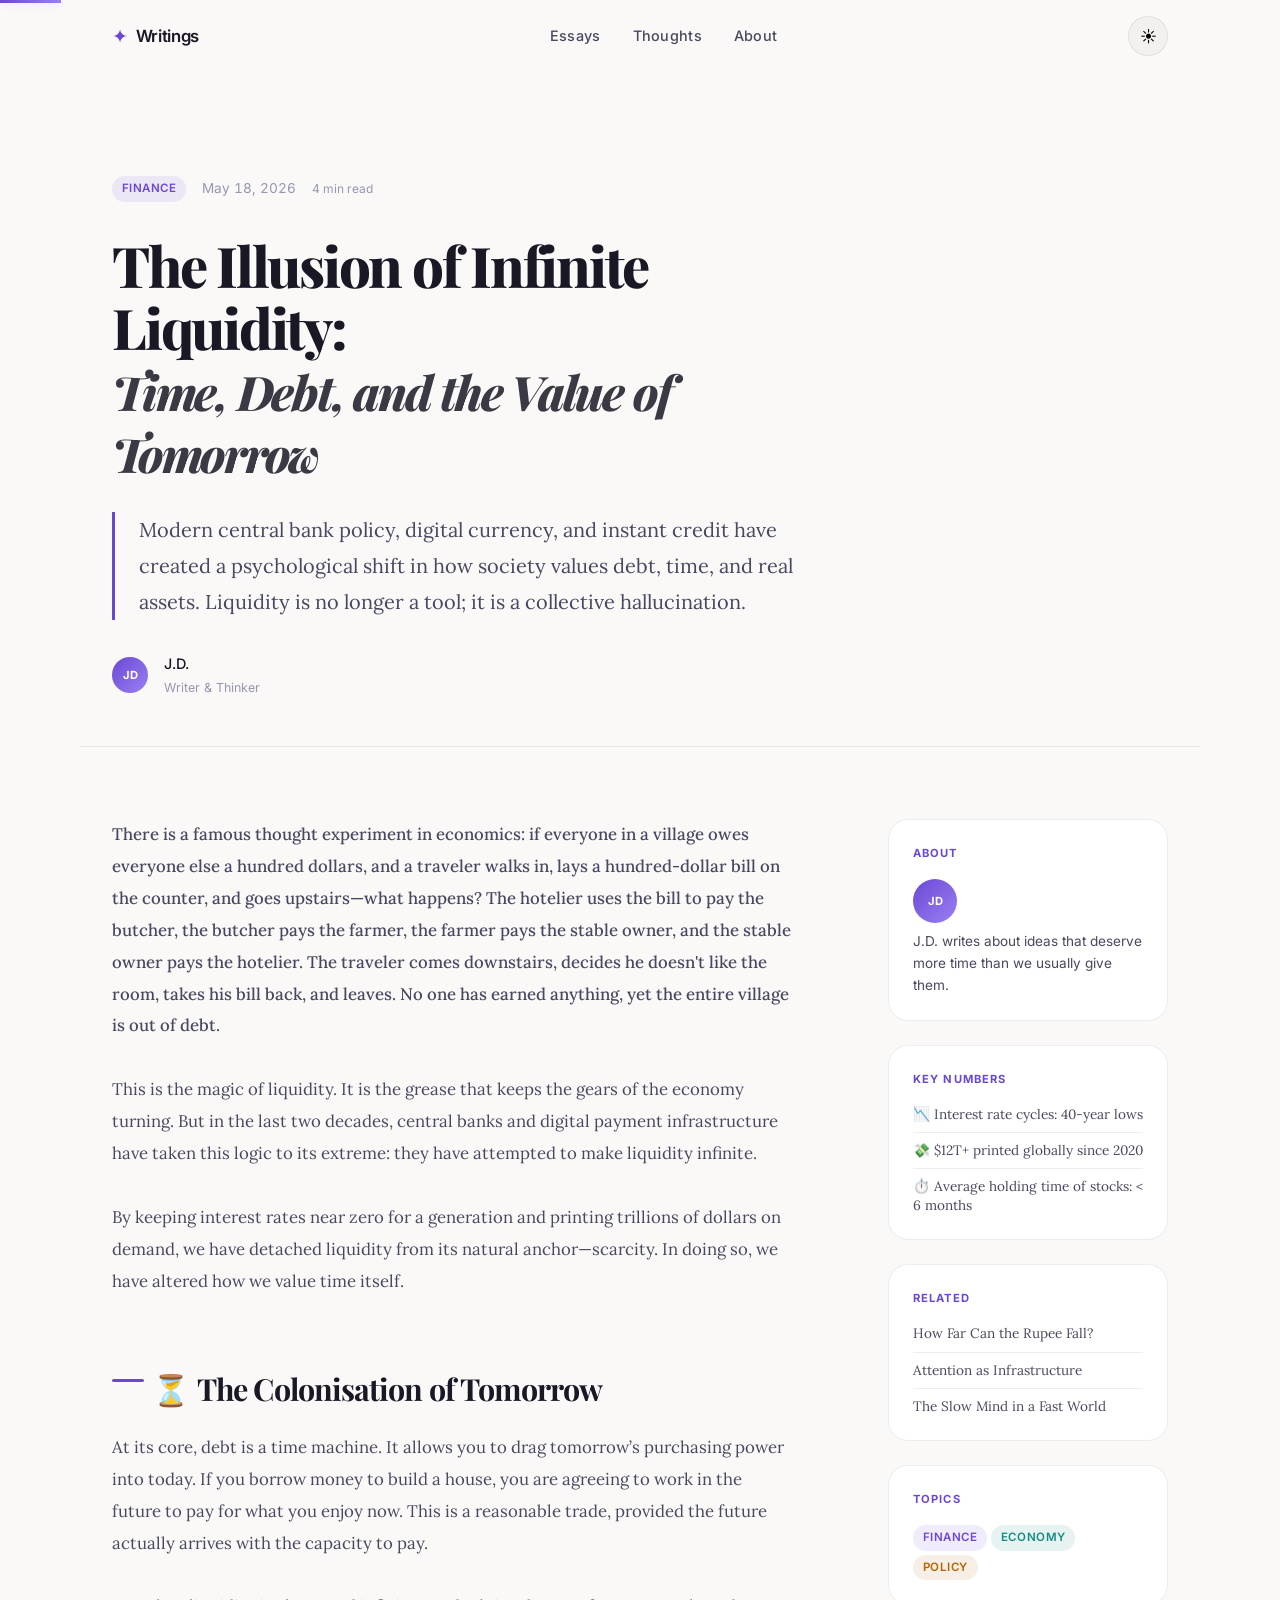
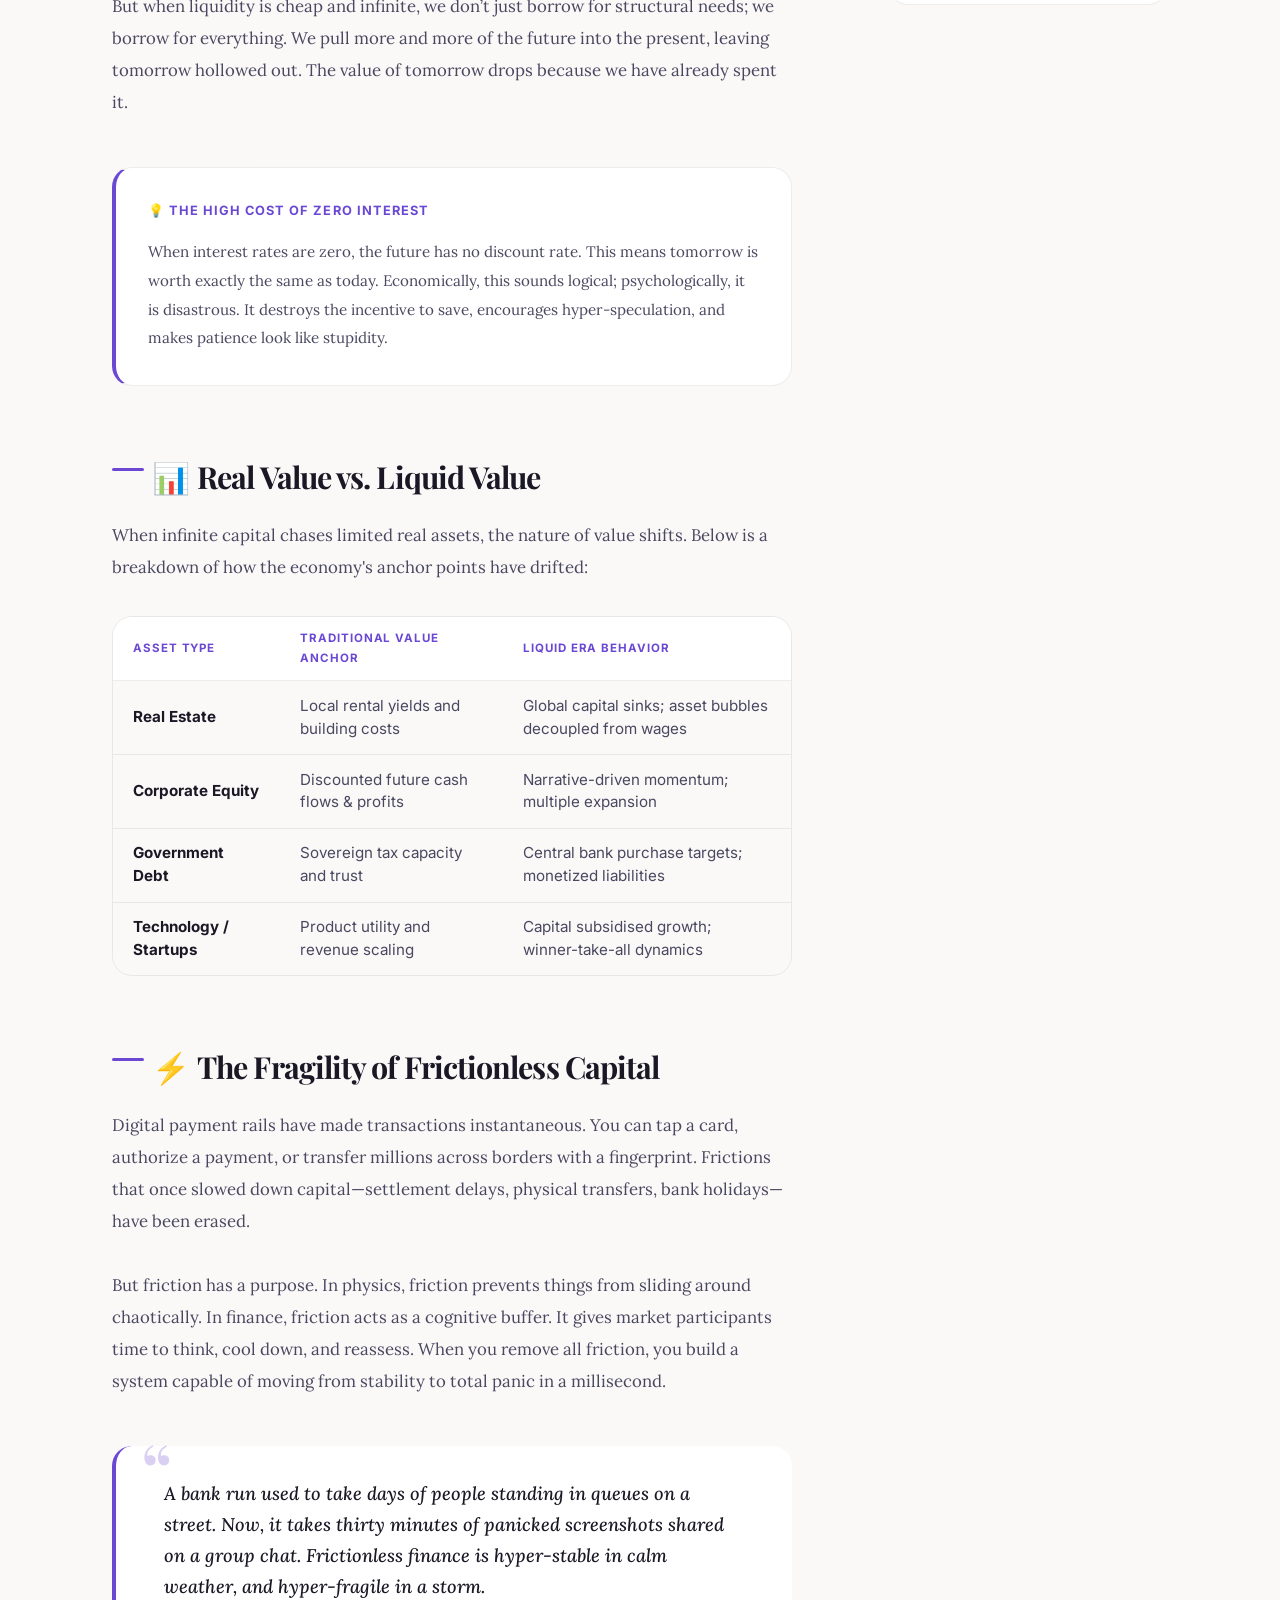
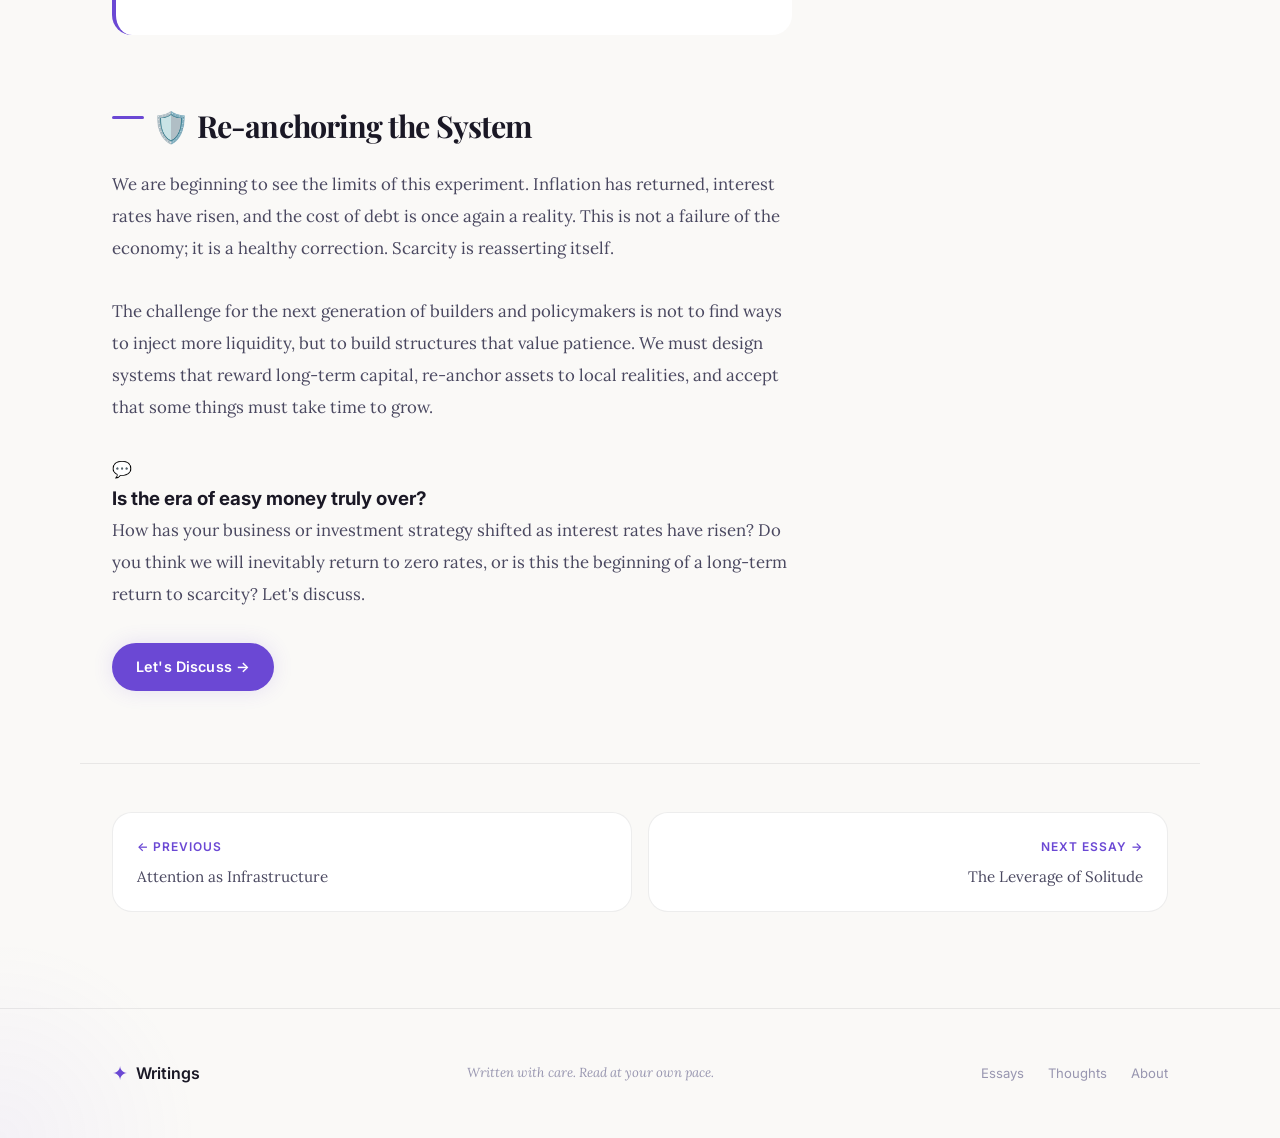
<file: infinite-liquidity.html>
<!DOCTYPE html>
<html lang="en">
<head>
  <meta charset="UTF-8" />
  <meta name="viewport" content="width=device-width, initial-scale=1.0" />
  <title>The Illusion of Infinite Liquidity — Writings</title>
  <meta name="description" content="Modern central bank policy, digital currency, and instant credit have created a psychological shift in how society values debt, time, and real assets." />
  <link rel="preconnect" href="https://fonts.googleapis.com" />
  <link rel="preconnect" href="https://fonts.gstatic.com" crossorigin />
  <link href="https://fonts.googleapis.com/css2?family=Lora:ital,wght@0,400;0,500;0,600;1,400;1,500&family=Inter:wght@300;400;500;600&family=Playfair+Display:ital,wght@0,700;0,800;1,700&display=swap" rel="stylesheet" />
  <link rel="stylesheet" href="style.css" />
  <link rel="stylesheet" href="article.css" />
  <style>
    /* Custom article elements */
    .callout {
      background: var(--bg-elevated);
      border: 1px solid var(--border);
      border-left: 4px solid var(--accent-1);
      border-radius: var(--radius-lg);
      padding: var(--space-xl);
      margin: var(--space-2xl) 0;
    }
    .callout__title {
      font-size: 0.8rem;
      font-weight: 700;
      letter-spacing: 0.08em;
      text-transform: uppercase;
      color: var(--accent-1);
      margin-bottom: var(--space-md);
    }
    .callout p {
      font-size: 0.95rem !important;
      margin-bottom: 0 !important;
      color: var(--text-secondary) !important;
    }
    .liq-table-wrap {
      overflow-x: auto;
      margin: var(--space-xl) 0 var(--space-2xl);
      border-radius: var(--radius-lg);
      border: 1px solid var(--border);
    }
    .liq-table {
      width: 100%;
      border-collapse: collapse;
      font-size: 0.95rem;
      font-family: var(--font-sans);
    }
    .liq-table thead {
      background: var(--bg-elevated);
    }
    .liq-table th {
      padding: 0.75rem 1.25rem;
      text-align: left;
      font-size: 0.72rem;
      font-weight: 700;
      letter-spacing: 0.08em;
      text-transform: uppercase;
      color: var(--accent-1);
      border-bottom: 1px solid var(--border);
    }
    .liq-table td {
      padding: 0.85rem 1.25rem;
      color: var(--text-secondary);
      border-bottom: 1px solid var(--border);
      line-height: 1.5;
    }
    .liq-table tbody tr:last-child td { border-bottom: none; }
    .liq-table td:first-child {
      font-weight: 700;
      color: var(--text-primary);
    }
    .emoji-heading {
      display: flex;
      align-items: center;
      gap: var(--space-sm);
    }
    .emoji-heading .emoji { font-style: normal; }
  </style>
</head>
<body>

  <!-- Navigation -->
  <nav class="nav" id="main-nav" aria-label="Main navigation">
    <div class="nav-inner">
      <a href="index.html" class="nav-logo" aria-label="Back to home">
        <span class="logo-mark">✦</span>
        <span class="logo-text">Writings</span>
      </a>
      <div class="nav-links">
        <a href="index.html#essays" class="nav-link">Essays</a>
        <a href="index.html#thoughts" class="nav-link">Thoughts</a>
        <a href="index.html#about" class="nav-link">About</a>
      </div>
      <button class="theme-toggle" id="theme-toggle" aria-label="Toggle dark/light mode" aria-pressed="true">
        <span class="theme-icon theme-icon--light">☀</span>
        <span class="theme-icon theme-icon--dark">☽</span>
      </button>
    </div>
  </nav>

  <!-- Reading progress bar -->
  <div class="reading-progress" id="reading-progress" role="progressbar" aria-label="Reading progress" aria-valuenow="0" aria-valuemin="0" aria-valuemax="100"></div>

  <main class="article-main">

    <!-- Article Header -->
    <header class="article-header">
      <div class="article-header__inner">
        <div class="article-meta">
          <span class="tag tag--essay">Finance</span>
          <time datetime="2026-05-18" class="article-date">May 18, 2026</time>
          <span class="read-time">7 min read</span>
        </div>
        <h1 class="article-title">The Illusion of Infinite Liquidity:<br><em style="font-style:italic; font-size:0.85em; opacity:0.85;">Time, Debt, and the Value of Tomorrow</em></h1>
        <p class="article-lede">Modern central bank policy, digital currency, and instant credit have created a psychological shift in how society values debt, time, and real assets. Liquidity is no longer a tool; it is a collective hallucination.</p>
        <div class="article-author">
          <div class="author-avatar" aria-hidden="true">JD</div>
          <div class="author-info">
            <span class="author-name">J.D.</span>
            <span class="author-role">Writer & Thinker</span>
          </div>
        </div>
      </div>
    </header>

    <!-- Article Body -->
    <div class="article-body" id="article-body">
      <div class="article-content">

        <p class="article-intro">There is a famous thought experiment in economics: if everyone in a village owes everyone else a hundred dollars, and a traveler walks in, lays a hundred-dollar bill on the counter, and goes upstairs—what happens? The hotelier uses the bill to pay the butcher, the butcher pays the farmer, the farmer pays the stable owner, and the stable owner pays the hotelier. The traveler comes downstairs, decides he doesn't like the room, takes his bill back, and leaves. No one has earned anything, yet the entire village is out of debt.</p>

        <p>This is the magic of liquidity. It is the grease that keeps the gears of the economy turning. But in the last two decades, central banks and digital payment infrastructure have taken this logic to its extreme: they have attempted to make liquidity infinite.</p>

        <p>By keeping interest rates near zero for a generation and printing trillions of dollars on demand, we have detached liquidity from its natural anchor—scarcity. In doing so, we have altered how we value time itself.</p>

        <!-- Section 1: The Theft of the Future -->
        <h2 class="emoji-heading"><span class="emoji">⏳</span> The Colonisation of Tomorrow</h2>

        <p>At its core, debt is a time machine. It allows you to drag tomorrow’s purchasing power into today. If you borrow money to build a house, you are agreeing to work in the future to pay for what you enjoy now. This is a reasonable trade, provided the future actually arrives with the capacity to pay.</p>

        <p>But when liquidity is cheap and infinite, we don’t just borrow for structural needs; we borrow for everything. We pull more and more of the future into the present, leaving tomorrow hollowed out. The value of tomorrow drops because we have already spent it.</p>

        <div class="callout">
          <div class="callout__title">💡 The High Cost of Zero Interest</div>
          <p>When interest rates are zero, the future has no discount rate. This means tomorrow is worth exactly the same as today. Economically, this sounds logical; psychologically, it is disastrous. It destroys the incentive to save, encourages hyper-speculation, and makes patience look like stupidity.</p>
        </div>

        <!-- Section 2: Real vs. Financial Liquidity -->
        <h2 class="emoji-heading"><span class="emoji">📊</span> Real Value vs. Liquid Value</h2>

        <p>When infinite capital chases limited real assets, the nature of value shifts. Below is a breakdown of how the economy's anchor points have drifted:</p>

        <div class="liq-table-wrap" role="region" aria-label="Comparison of Real and Liquid Assets">
          <table class="liq-table">
            <thead>
              <tr>
                <th>Asset Type</th>
                <th>Traditional Value Anchor</th>
                <th>Liquid Era Behavior</th>
              </tr>
            </thead>
            <tbody>
              <tr>
                <td>Real Estate</td>
                <td>Local rental yields and building costs</td>
                <td>Global capital sinks; asset bubbles decoupled from wages</td>
              </tr>
              <tr>
                <td>Corporate Equity</td>
                <td>Discounted future cash flows & profits</td>
                <td>Narrative-driven momentum; multiple expansion</td>
              </tr>
              <tr>
                <td>Government Debt</td>
                <td>Sovereign tax capacity and trust</td>
                <td>Central bank purchase targets; monetized liabilities</td>
              </tr>
              <tr>
                <td>Technology / Startups</td>
                <td>Product utility and revenue scaling</td>
                <td>Capital subsidised growth; winner-take-all dynamics</td>
              </tr>
            </tbody>
          </table>
        </div>

        <!-- Section 3: The Fragility of Instant Transactions -->
        <h2 class="emoji-heading"><span class="emoji">⚡</span> The Fragility of Frictionless Capital</h2>

        <p>Digital payment rails have made transactions instantaneous. You can tap a card, authorize a payment, or transfer millions across borders with a fingerprint. Frictions that once slowed down capital—settlement delays, physical transfers, bank holidays—have been erased.</p>

        <p>But friction has a purpose. In physics, friction prevents things from sliding around chaotically. In finance, friction acts as a cognitive buffer. It gives market participants time to think, cool down, and reassess. When you remove all friction, you build a system capable of moving from stability to total panic in a millisecond.</p>

        <blockquote class="article-quote">
          <p>A bank run used to take days of people standing in queues on a street. Now, it takes thirty minutes of panicked screenshots shared on a group chat. Frictionless finance is hyper-stable in calm weather, and hyper-fragile in a storm.</p>
        </blockquote>

        <!-- Section 4: The Path Forward -->
        <h2 class="emoji-heading"><span class="emoji">🛡️</span> Re-anchoring the System</h2>

        <p>We are beginning to see the limits of this experiment. Inflation has returned, interest rates have risen, and the cost of debt is once again a reality. This is not a failure of the economy; it is a healthy correction. Scarcity is reasserting itself.</p>

        <p>The challenge for the next generation of builders and policymakers is not to find ways to inject more liquidity, but to build structures that value patience. We must design systems that reward long-term capital, re-anchor assets to local realities, and accept that some things must take time to grow.</p>

        <!-- CTA / Comments -->
        <div class="cta-box">
          <div class="cta-box__emoji" aria-hidden="true">💬</div>
          <h3>Is the era of easy money truly over?</h3>
          <p>How has your business or investment strategy shifted as interest rates have risen? Do you think we will inevitably return to zero rates, or is this the beginning of a long-term return to scarcity? Let's discuss.</p>
          <a href="mailto:hello@jayantadb.co.in?subject=Re: The Illusion of Infinite Liquidity" class="btn btn--primary" id="comments-cta-btn">Let's Discuss →</a>
        </div>

      </div>

      <!-- Sidebar -->
      <aside class="article-sidebar" aria-label="Article sidebar">
        <div class="sidebar-sticky">
          <div class="sidebar-card">
            <h3 class="sidebar-title">About</h3>
            <div class="author-avatar author-avatar--sm" aria-hidden="true">JD</div>
            <p class="sidebar-bio">J.D. writes about ideas that deserve more time than we usually give them.</p>
          </div>

          <div class="sidebar-card">
            <h3 class="sidebar-title">Key Numbers</h3>
            <ul class="related-list">
              <li><a href="#" style="pointer-events:none; cursor:default;">📉 Interest rate cycles: 40-year lows</a></li>
              <li><a href="#" style="pointer-events:none; cursor:default;">💸 $12T+ printed globally since 2020</a></li>
              <li><a href="#" style="pointer-events:none; cursor:default;">⏱️ Average holding time of stocks: &lt; 6 months</a></li>
            </ul>
          </div>

          <div class="sidebar-card">
            <h3 class="sidebar-title">Related</h3>
            <ul class="related-list">
              <li><a href="rupee-essay.html" id="related-1">How Far Can the Rupee Fall?</a></li>
              <li><a href="attention-as-infrastructure.html" id="related-2">Attention as Infrastructure</a></li>
              <li><a href="article.html" id="related-3">The Slow Mind in a Fast World</a></li>
            </ul>
          </div>

          <div class="sidebar-card sidebar-topics">
            <h3 class="sidebar-title">Topics</h3>
            <div class="sidebar-tags">
              <span class="tag tag--essay">Finance</span>
              <span class="tag tag--tech">Economy</span>
              <span class="tag tag--phil">Policy</span>
            </div>
          </div>
        </div>
      </aside>

    </div>

    <!-- Article navigation -->
    <nav class="article-nav" aria-label="Article navigation">
      <a href="attention-as-infrastructure.html" class="article-nav__item article-nav__item--prev" id="prev-article">
        <span class="article-nav__dir">← Previous</span>
        <span class="article-nav__title">Attention as Infrastructure</span>
      </a>
      <a href="leverage-of-solitude.html" class="article-nav__item article-nav__item--next" id="next-article">
        <span class="article-nav__dir">Next Essay →</span>
        <span class="article-nav__title">The Leverage of Solitude</span>
      </a>
    </nav>

  </main>

  <!-- Footer -->
  <footer class="footer" role="contentinfo">
    <div class="footer-inner">
      <div class="footer-logo">
        <span class="logo-mark">✦</span>
        <span>Writings</span>
      </div>
      <p class="footer-copy">Written with care. Read at your own pace.</p>
      <nav class="footer-nav" aria-label="Footer navigation">
        <a href="index.html#essays" class="footer-link">Essays</a>
        <a href="index.html#thoughts" class="footer-link">Thoughts</a>
        <a href="index.html#about" class="footer-link">About</a>
      </nav>
    </div>
  </footer>

  <script src="main.js"></script>
  <script src="article.js"></script>
</body>
</html>
</file>
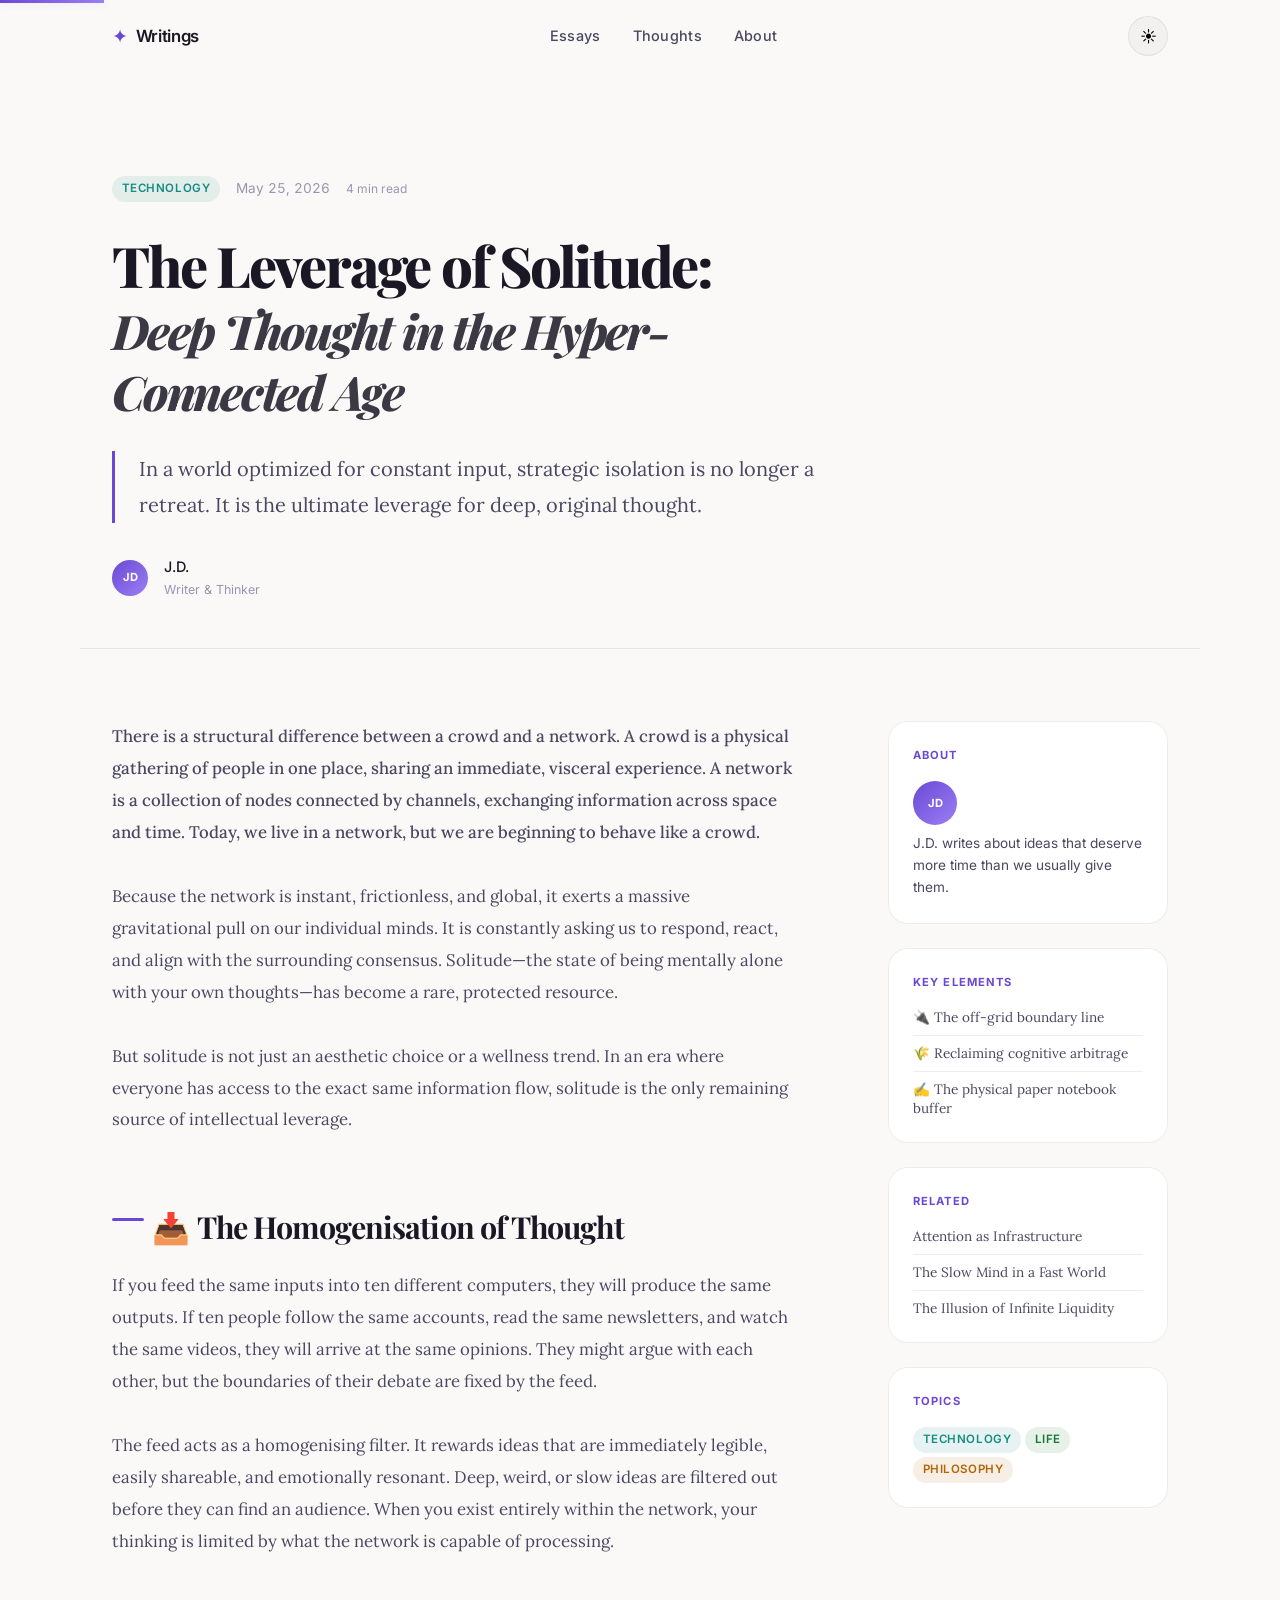
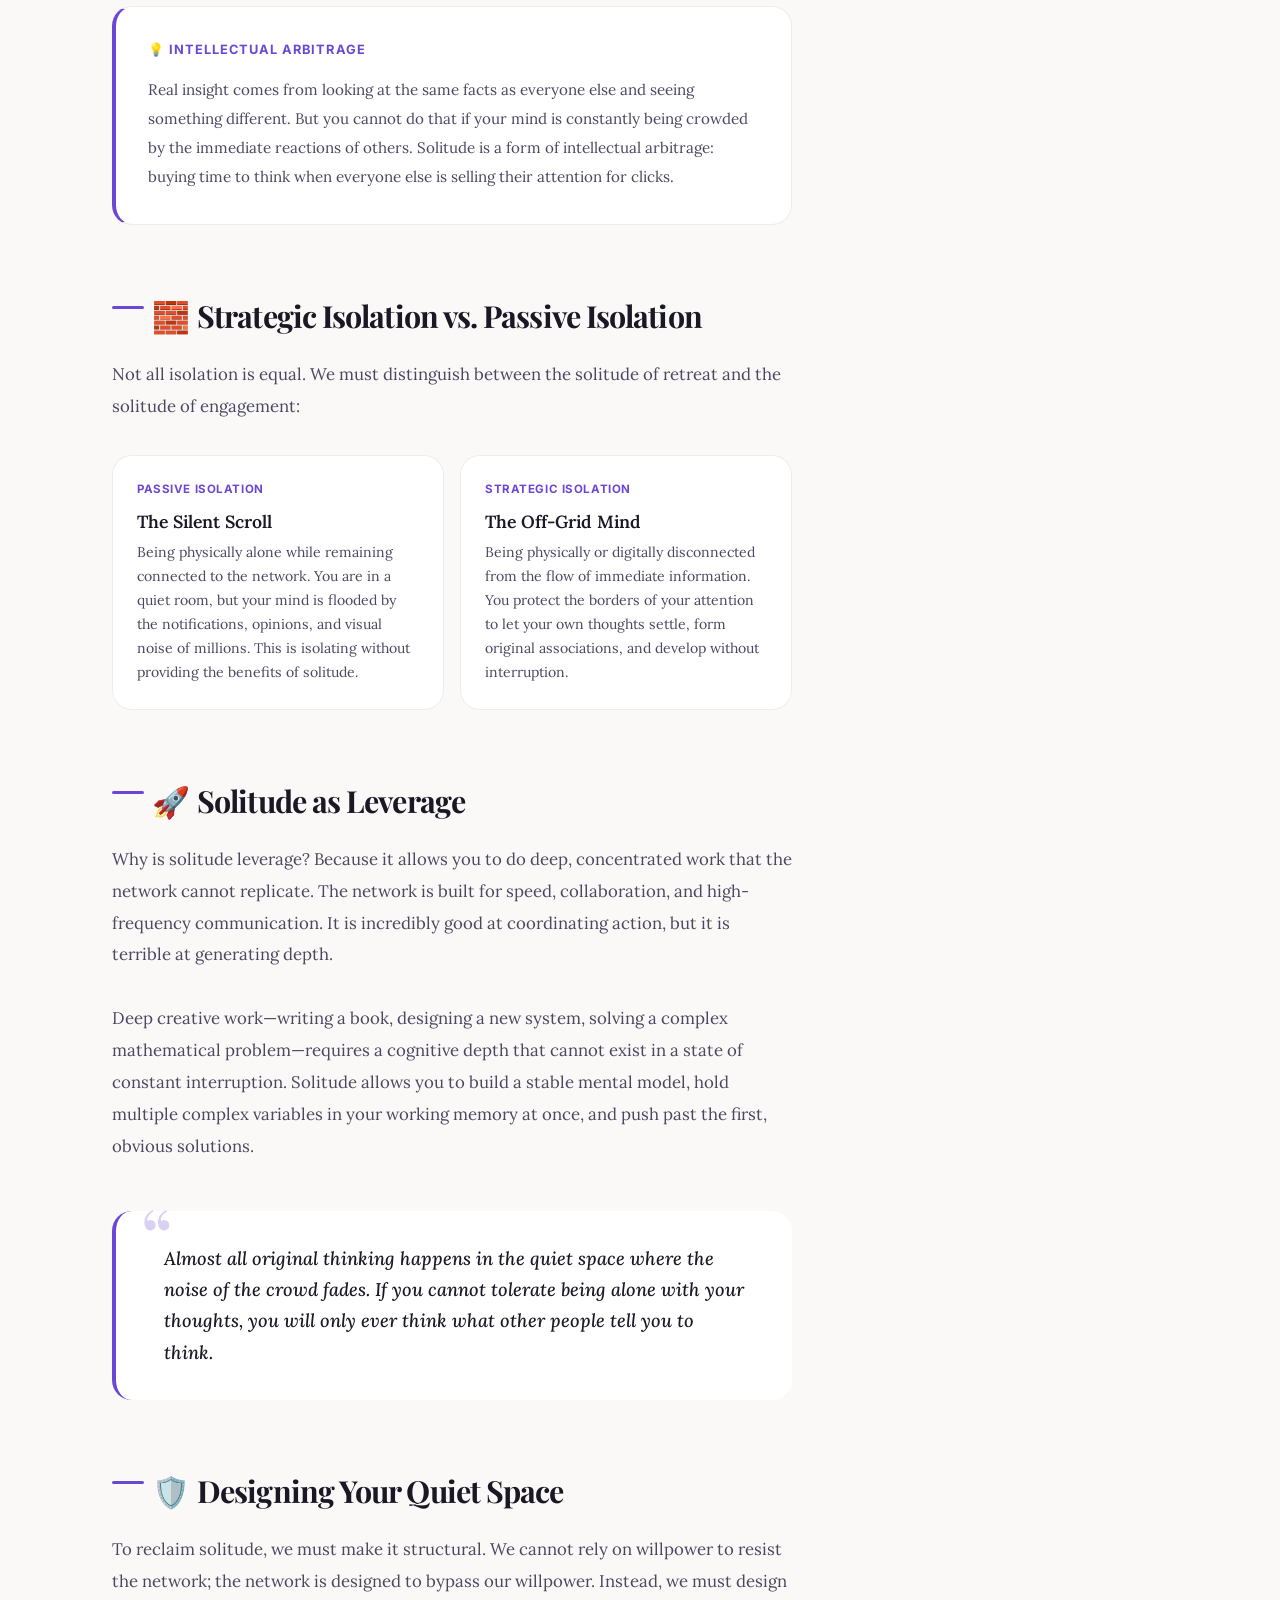
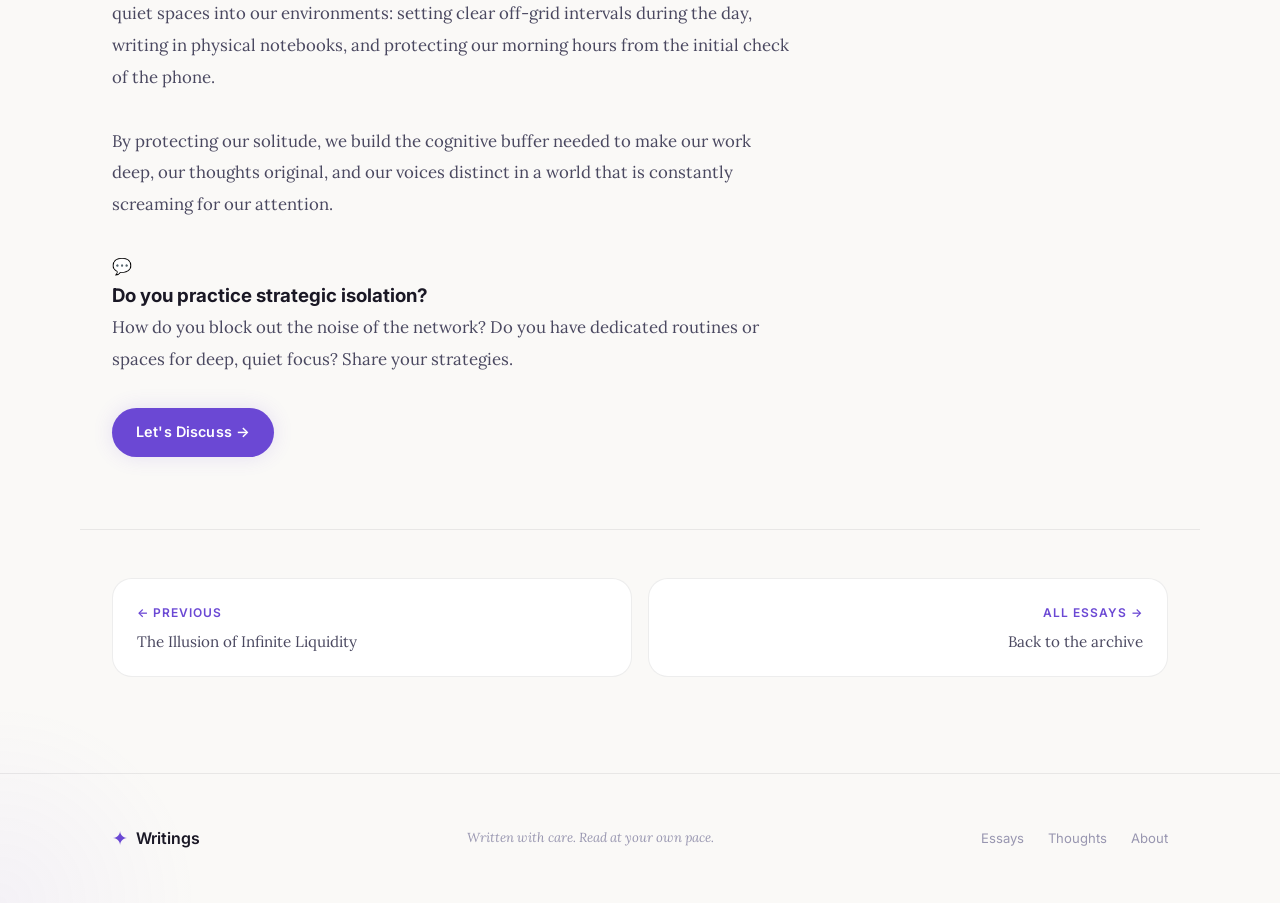
<file: leverage-of-solitude.html>
<!DOCTYPE html>
<html lang="en">
<head>
  <meta charset="UTF-8" />
  <meta name="viewport" content="width=device-width, initial-scale=1.0" />
  <title>The Leverage of Solitude — Writings</title>
  <meta name="description" content="In a world optimized for constant input, strategic isolation is no longer a retreat. It is the ultimate leverage for deep, original thought." />
  <link rel="preconnect" href="https://fonts.googleapis.com" />
  <link rel="preconnect" href="https://fonts.gstatic.com" crossorigin />
  <link href="https://fonts.googleapis.com/css2?family=Lora:ital,wght@0,400;0,500;0,600;1,400;1,500&family=Inter:wght@300;400;500;600&family=Playfair+Display:ital,wght@0,700;0,800;1,700&display=swap" rel="stylesheet" />
  <link rel="stylesheet" href="style.css" />
  <link rel="stylesheet" href="article.css" />
  <style>
    .callout {
      background: var(--bg-elevated);
      border: 1px solid var(--border);
      border-left: 4px solid var(--accent-1);
      border-radius: var(--radius-lg);
      padding: var(--space-xl);
      margin: var(--space-2xl) 0;
    }
    .callout__title {
      font-size: 0.8rem;
      font-weight: 700;
      letter-spacing: 0.08em;
      text-transform: uppercase;
      color: var(--accent-1);
      margin-bottom: var(--space-md);
    }
    .callout p {
      font-size: 0.95rem !important;
      margin-bottom: 0 !important;
      color: var(--text-secondary) !important;
    }
    .sol-grid {
      display: grid;
      grid-template-columns: 1fr 1fr;
      gap: var(--space-md);
      margin: var(--space-xl) 0 var(--space-2xl);
    }
    @media (max-width: 560px) { .sol-grid { grid-template-columns: 1fr; } }
    .sol-card {
      padding: var(--space-lg);
      border-radius: var(--radius-lg);
      border: 1px solid var(--border);
      background: var(--bg-elevated);
    }
    .sol-card__title {
      font-family: var(--font-serif);
      font-size: 1.1rem;
      font-weight: 600;
      color: var(--text-primary);
      margin-bottom: var(--space-xs);
    }
    .sol-card__label {
      font-size: 0.72rem;
      font-weight: 700;
      color: var(--accent-1);
      text-transform: uppercase;
      margin-bottom: var(--space-sm);
      letter-spacing: 0.05em;
    }
    .sol-card p {
      font-size: 0.88rem !important;
      color: var(--text-secondary) !important;
      line-height: 1.7 !important;
      margin: 0 !important;
    }
    .emoji-heading {
      display: flex;
      align-items: center;
      gap: var(--space-sm);
    }
    .emoji-heading .emoji { font-style: normal; }
  </style>
</head>
<body>

  <!-- Navigation -->
  <nav class="nav" id="main-nav" aria-label="Main navigation">
    <div class="nav-inner">
      <a href="index.html" class="nav-logo" aria-label="Back to home">
        <span class="logo-mark">✦</span>
        <span class="logo-text">Writings</span>
      </a>
      <div class="nav-links">
        <a href="index.html#essays" class="nav-link">Essays</a>
        <a href="index.html#thoughts" class="nav-link">Thoughts</a>
        <a href="index.html#about" class="nav-link">About</a>
      </div>
      <button class="theme-toggle" id="theme-toggle" aria-label="Toggle dark/light mode" aria-pressed="true">
        <span class="theme-icon theme-icon--light">☀</span>
        <span class="theme-icon theme-icon--dark">☽</span>
      </button>
    </div>
  </nav>

  <!-- Reading progress bar -->
  <div class="reading-progress" id="reading-progress" role="progressbar" aria-label="Reading progress" aria-valuenow="0" aria-valuemin="0" aria-valuemax="100"></div>

  <main class="article-main">

    <!-- Article Header -->
    <header class="article-header">
      <div class="article-header__inner">
        <div class="article-meta">
          <span class="tag tag--tech">Technology</span>
          <time datetime="2026-05-25" class="article-date">May 25, 2026</time>
          <span class="read-time">5 min read</span>
        </div>
        <h1 class="article-title">The Leverage of Solitude:<br><em style="font-style:italic; font-size:0.85em; opacity:0.85;">Deep Thought in the Hyper-Connected Age</em></h1>
        <p class="article-lede">In a world optimized for constant input, strategic isolation is no longer a retreat. It is the ultimate leverage for deep, original thought.</p>
        <div class="article-author">
          <div class="author-avatar" aria-hidden="true">JD</div>
          <div class="author-info">
            <span class="author-name">J.D.</span>
            <span class="author-role">Writer & Thinker</span>
          </div>
        </div>
      </div>
    </header>

    <!-- Article Body -->
    <div class="article-body" id="article-body">
      <div class="article-content">

        <p class="article-intro">There is a structural difference between a crowd and a network. A crowd is a physical gathering of people in one place, sharing an immediate, visceral experience. A network is a collection of nodes connected by channels, exchanging information across space and time. Today, we live in a network, but we are beginning to behave like a crowd.</p>

        <p>Because the network is instant, frictionless, and global, it exerts a massive gravitational pull on our individual minds. It is constantly asking us to respond, react, and align with the surrounding consensus. Solitude—the state of being mentally alone with your own thoughts—has become a rare, protected resource.</p>

        <p>But solitude is not just an aesthetic choice or a wellness trend. In an era where everyone has access to the exact same information flow, solitude is the only remaining source of intellectual leverage.</p>

        <!-- Section 1: The Trap of Shared Input -->
        <h2 class="emoji-heading"><span class="emoji">📥</span> The Homogenisation of Thought</h2>

        <p>If you feed the same inputs into ten different computers, they will produce the same outputs. If ten people follow the same accounts, read the same newsletters, and watch the same videos, they will arrive at the same opinions. They might argue with each other, but the boundaries of their debate are fixed by the feed.</p>

        <p>The feed acts as a homogenising filter. It rewards ideas that are immediately legible, easily shareable, and emotionally resonant. Deep, weird, or slow ideas are filtered out before they can find an audience. When you exist entirely within the network, your thinking is limited by what the network is capable of processing.</p>

        <div class="callout">
          <div class="callout__title">💡 Intellectual Arbitrage</div>
          <p>Real insight comes from looking at the same facts as everyone else and seeing something different. But you cannot do that if your mind is constantly being crowded by the immediate reactions of others. Solitude is a form of intellectual arbitrage: buying time to think when everyone else is selling their attention for clicks.</p>
        </div>

        <!-- Section 2: Two Forms of Isolation -->
        <h2 class="emoji-heading"><span class="emoji">🧱</span> Strategic Isolation vs. Passive Isolation</h2>

        <p>Not all isolation is equal. We must distinguish between the solitude of retreat and the solitude of engagement:</p>

        <div class="sol-grid" role="list" aria-label="Two models of solitude">
          <div class="sol-card" role="listitem">
            <div class="sol-card__label">Passive Isolation</div>
            <div class="sol-card__title">The Silent Scroll</div>
            <p>Being physically alone while remaining connected to the network. You are in a quiet room, but your mind is flooded by the notifications, opinions, and visual noise of millions. This is isolating without providing the benefits of solitude.</p>
          </div>
          <div class="sol-card" role="listitem">
            <div class="sol-card__label">Strategic Isolation</div>
            <div class="sol-card__title">The Off-Grid Mind</div>
            <p>Being physically or digitally disconnected from the flow of immediate information. You protect the borders of your attention to let your own thoughts settle, form original associations, and develop without interruption.</p>
          </div>
        </div>

        <!-- Section 3: The Creative Leverage of Quiet -->
        <h2 class="emoji-heading"><span class="emoji">🚀</span> Solitude as Leverage</h2>

        <p>Why is solitude leverage? Because it allows you to do deep, concentrated work that the network cannot replicate. The network is built for speed, collaboration, and high-frequency communication. It is incredibly good at coordinating action, but it is terrible at generating depth.</p>

        <p>Deep creative work—writing a book, designing a new system, solving a complex mathematical problem—requires a cognitive depth that cannot exist in a state of constant interruption. Solitude allows you to build a stable mental model, hold multiple complex variables in your working memory at once, and push past the first, obvious solutions.</p>

        <blockquote class="article-quote">
          <p>Almost all original thinking happens in the quiet space where the noise of the crowd fades. If you cannot tolerate being alone with your thoughts, you will only ever think what other people tell you to think.</p>
        </blockquote>

        <!-- Section 4: Designing a Quiet Space -->
        <h2 class="emoji-heading"><span class="emoji">🛡️</span> Designing Your Quiet Space</h2>

        <p>To reclaim solitude, we must make it structural. We cannot rely on willpower to resist the network; the network is designed to bypass our willpower. Instead, we must design quiet spaces into our environments: setting clear off-grid intervals during the day, writing in physical notebooks, and protecting our morning hours from the initial check of the phone.</p>

        <p>By protecting our solitude, we build the cognitive buffer needed to make our work deep, our thoughts original, and our voices distinct in a world that is constantly screaming for our attention.</p>

        <!-- CTA / Comments -->
        <div class="cta-box">
          <div class="cta-box__emoji" aria-hidden="true">💬</div>
          <h3>Do you practice strategic isolation?</h3>
          <p>How do you block out the noise of the network? Do you have dedicated routines or spaces for deep, quiet focus? Share your strategies.</p>
          <a href="mailto:hello@jayantadb.co.in?subject=Re: The Leverage of Solitude" class="btn btn--primary" id="comments-cta-btn">Let's Discuss →</a>
        </div>

      </div>

      <!-- Sidebar -->
      <aside class="article-sidebar" aria-label="Article sidebar">
        <div class="sidebar-sticky">
          <div class="sidebar-card">
            <h3 class="sidebar-title">About</h3>
            <div class="author-avatar author-avatar--sm" aria-hidden="true">JD</div>
            <p class="sidebar-bio">J.D. writes about ideas that deserve more time than we usually give them.</p>
          </div>

          <div class="sidebar-card">
            <h3 class="sidebar-title">Key Elements</h3>
            <ul class="related-list">
              <li><a href="#" style="pointer-events:none; cursor:default;">🔌 The off-grid boundary line</a></li>
              <li><a href="#" style="pointer-events:none; cursor:default;">🌾 Reclaiming cognitive arbitrage</a></li>
              <li><a href="#" style="pointer-events:none; cursor:default;">✍️ The physical paper notebook buffer</a></li>
            </ul>
          </div>

          <div class="sidebar-card">
            <h3 class="sidebar-title">Related</h3>
            <ul class="related-list">
              <li><a href="attention-as-infrastructure.html" id="related-1">Attention as Infrastructure</a></li>
              <li><a href="article.html" id="related-2">The Slow Mind in a Fast World</a></li>
              <li><a href="infinite-liquidity.html" id="related-3">The Illusion of Infinite Liquidity</a></li>
            </ul>
          </div>

          <div class="sidebar-card sidebar-topics">
            <h3 class="sidebar-title">Topics</h3>
            <div class="sidebar-tags">
              <span class="tag tag--tech">Technology</span>
              <span class="tag tag--life">Life</span>
              <span class="tag tag--phil">Philosophy</span>
            </div>
          </div>
        </div>
      </aside>

    </div>

    <!-- Article navigation -->
    <nav class="article-nav" aria-label="Article navigation">
      <a href="infinite-liquidity.html" class="article-nav__item article-nav__item--prev" id="prev-article">
        <span class="article-nav__dir">← Previous</span>
        <span class="article-nav__title">The Illusion of Infinite Liquidity</span>
      </a>
      <a href="index.html#essays" class="article-nav__item article-nav__item--next" id="next-article">
        <span class="article-nav__dir">All Essays →</span>
        <span class="article-nav__title">Back to the archive</span>
      </a>
    </nav>

  </main>

  <!-- Footer -->
  <footer class="footer" role="contentinfo">
    <div class="footer-inner">
      <div class="footer-logo">
        <span class="logo-mark">✦</span>
        <span>Writings</span>
      </div>
      <p class="footer-copy">Written with care. Read at your own pace.</p>
      <nav class="footer-nav" aria-label="Footer navigation">
        <a href="index.html#essays" class="footer-link">Essays</a>
        <a href="index.html#thoughts" class="footer-link">Thoughts</a>
        <a href="index.html#about" class="footer-link">About</a>
      </nav>
    </div>
  </footer>

  <script src="main.js"></script>
  <script src="article.js"></script>
</body>
</html>
</file>
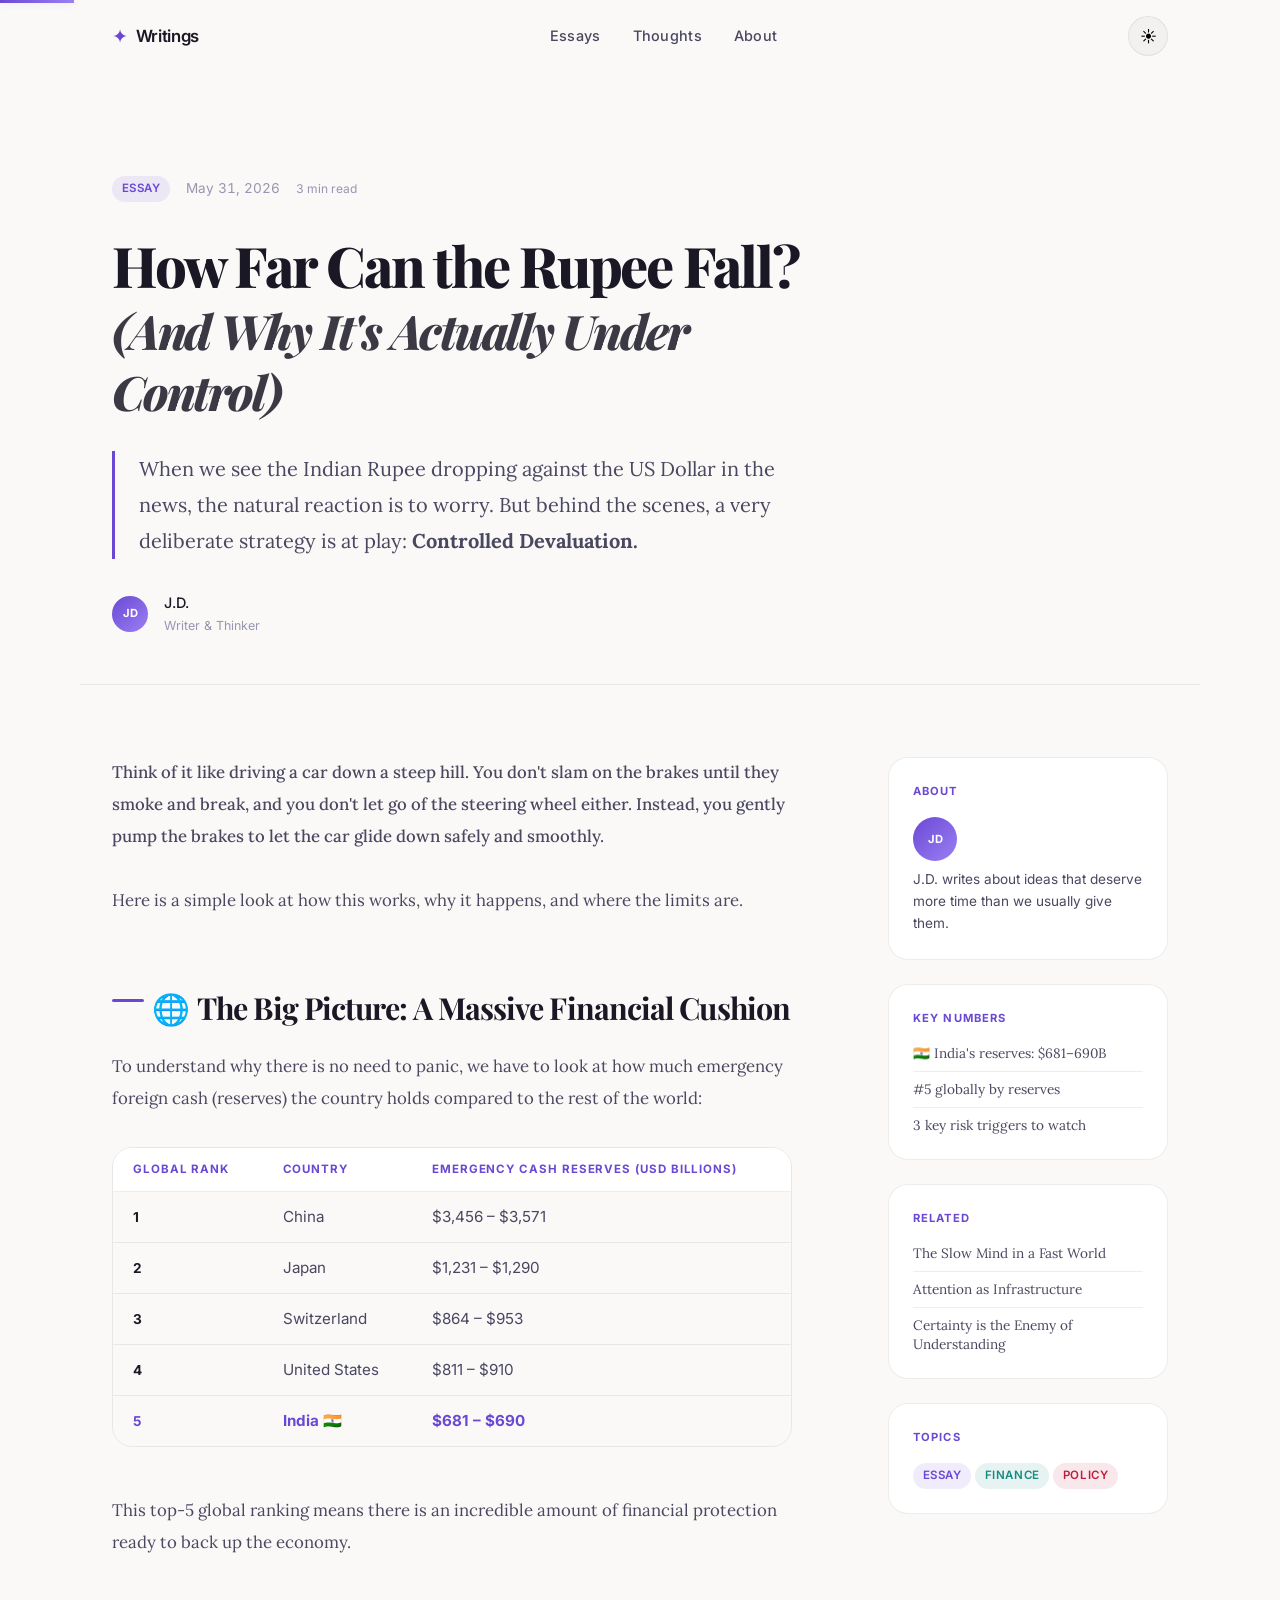
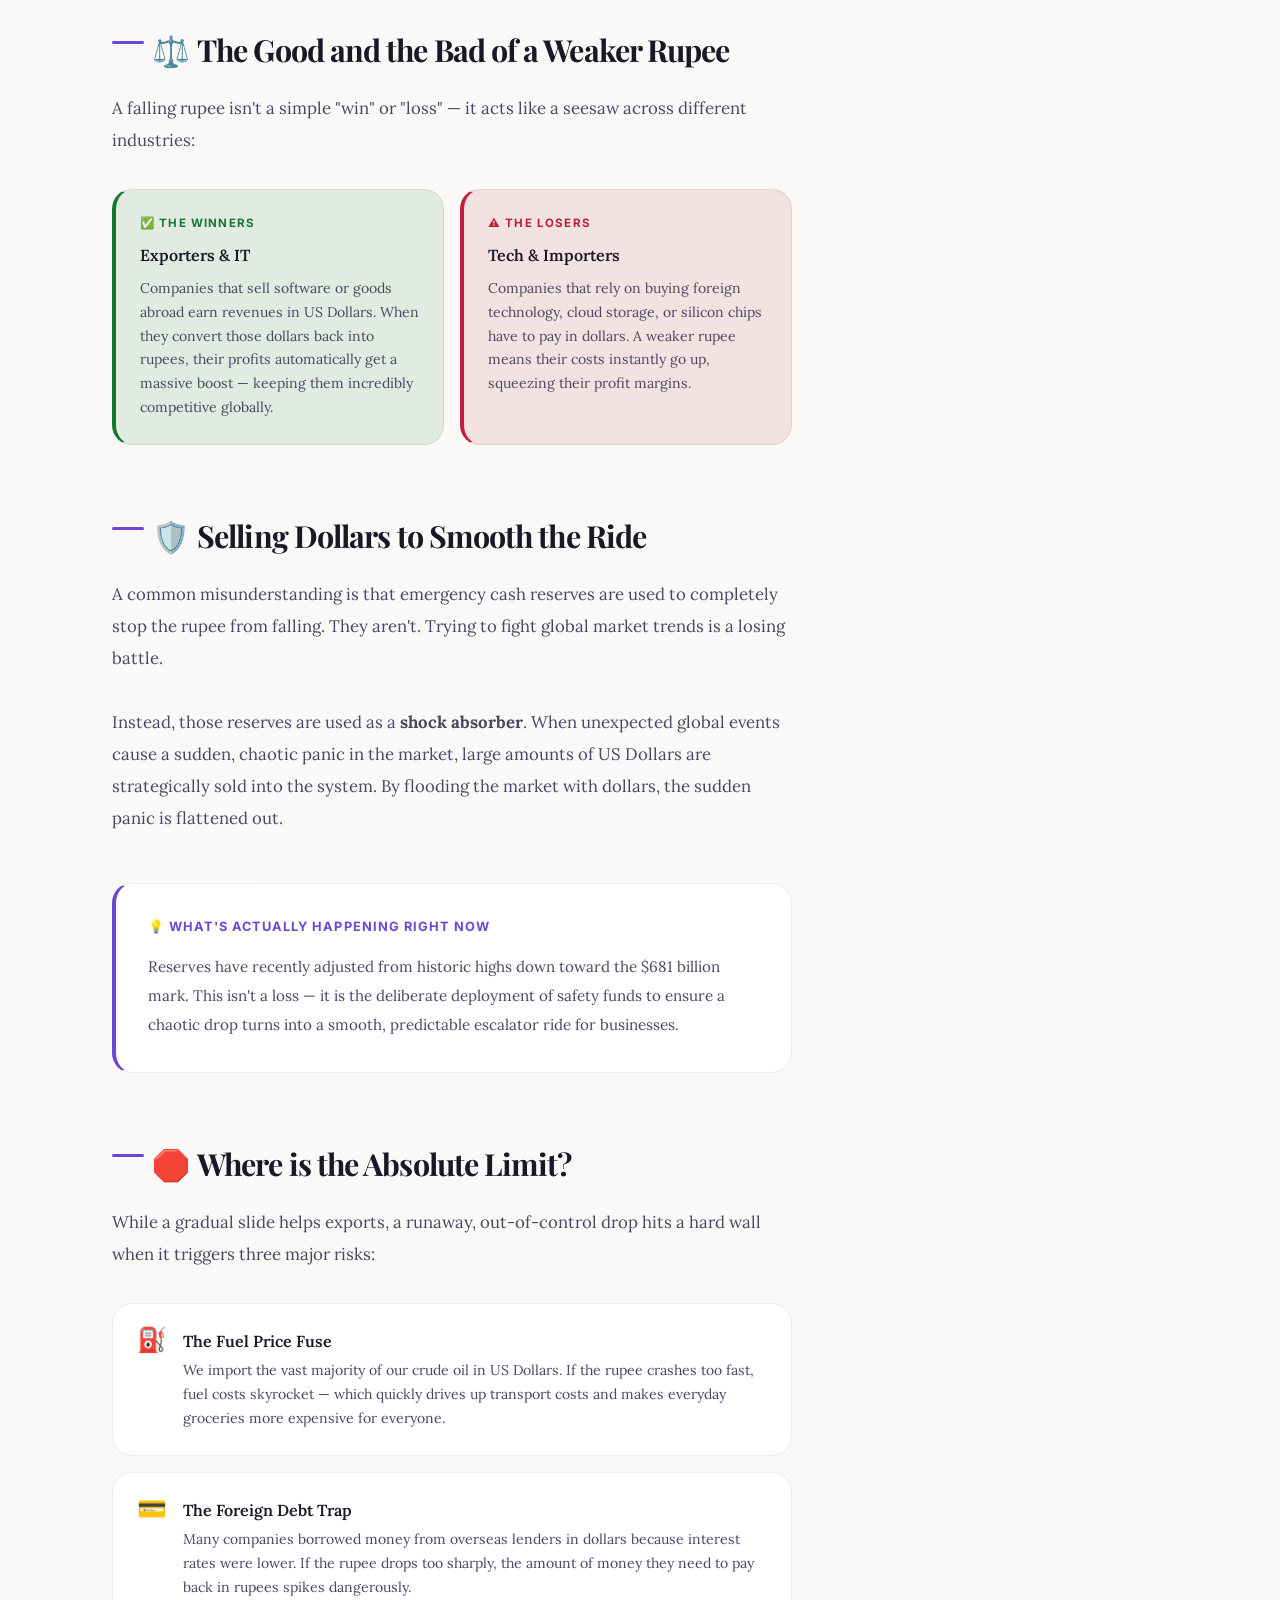
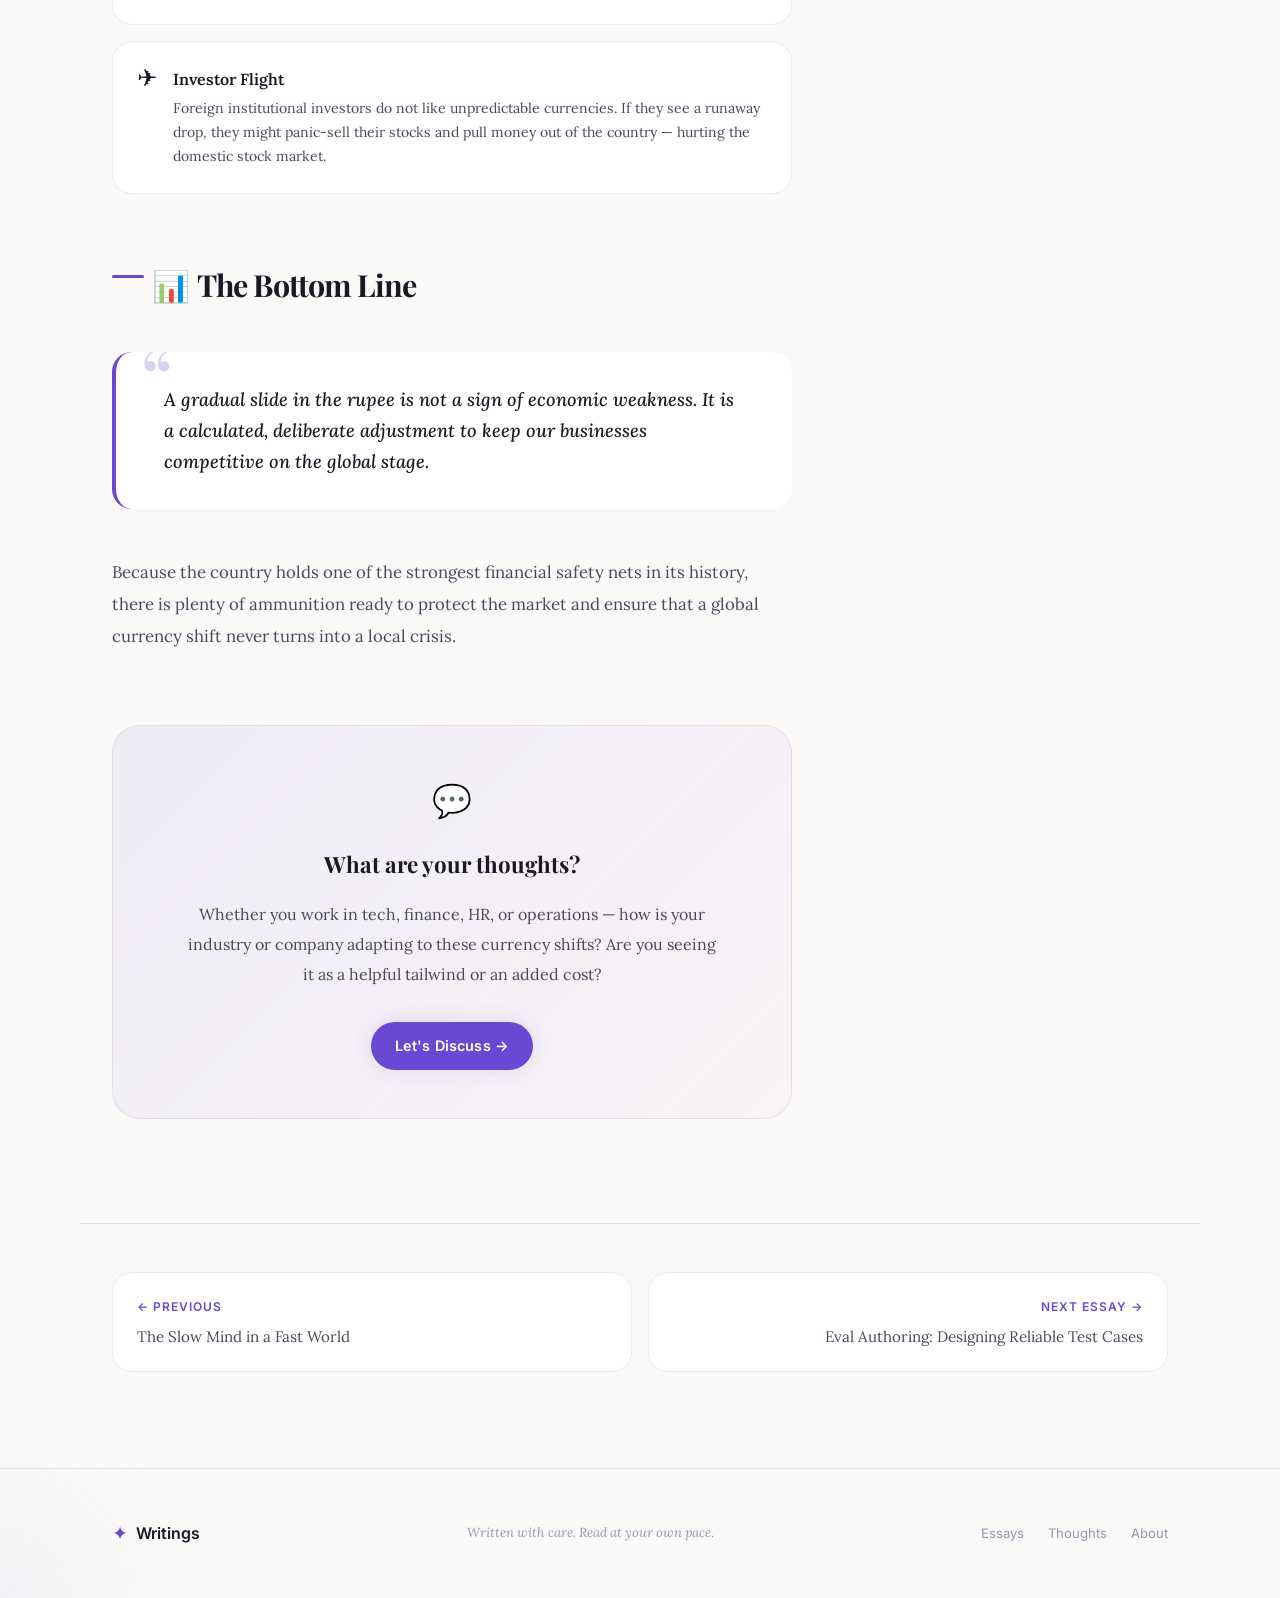
<file: rupee-essay.html>
<!DOCTYPE html>
<html lang="en">
<head>
  <meta charset="UTF-8" />
  <meta name="viewport" content="width=device-width, initial-scale=1.0" />
  <title>How Far Can the Rupee Fall? — Writings</title>
  <meta name="description" content="When we see the Indian Rupee dropping against the US Dollar, the natural reaction is to worry. But behind the scenes, a very deliberate strategy is at play: Controlled Devaluation." />
  <link rel="preconnect" href="https://fonts.googleapis.com" />
  <link rel="preconnect" href="https://fonts.gstatic.com" crossorigin />
  <link href="https://fonts.googleapis.com/css2?family=Lora:ital,wght@0,400;0,500;0,600;1,400;1,500&family=Inter:wght@300;400;500;600&family=Playfair+Display:ital,wght@0,700;0,800;1,700&display=swap" rel="stylesheet" />
  <link rel="stylesheet" href="style.css" />
  <link rel="stylesheet" href="article.css" />
  <style>
    /* ── Table styling ── */
    .article-table-wrap {
      overflow-x: auto;
      margin: var(--space-xl) 0 var(--space-2xl);
      border-radius: var(--radius-lg);
      border: 1px solid var(--border);
    }
    .article-table {
      width: 100%;
      border-collapse: collapse;
      font-size: 0.95rem;
      font-family: var(--font-sans);
    }
    .article-table thead {
      background: var(--bg-elevated);
    }
    .article-table th {
      padding: 0.75rem 1.25rem;
      text-align: left;
      font-size: 0.72rem;
      font-weight: 700;
      letter-spacing: 0.08em;
      text-transform: uppercase;
      color: var(--accent-1);
      border-bottom: 1px solid var(--border);
      white-space: nowrap;
    }
    .article-table td {
      padding: 0.85rem 1.25rem;
      color: var(--text-secondary);
      border-bottom: 1px solid var(--border);
      line-height: 1.5;
    }
    .article-table tbody tr:last-child td { border-bottom: none; }
    .article-table tbody tr:hover td {
      background: var(--bg-glass);
      color: var(--text-primary);
    }
    .article-table td:first-child {
      font-weight: 700;
      color: var(--text-primary);
      font-size: 0.85rem;
    }
    .article-table td.highlight {
      color: var(--accent-1);
      font-weight: 700;
    }
    /* ── Callout / info box ── */
    .callout {
      background: var(--bg-elevated);
      border: 1px solid var(--border);
      border-left: 4px solid var(--accent-1);
      border-radius: var(--radius-lg);
      padding: var(--space-xl);
      margin: var(--space-2xl) 0;
    }
    .callout__title {
      font-size: 0.8rem;
      font-weight: 700;
      letter-spacing: 0.08em;
      text-transform: uppercase;
      color: var(--accent-1);
      margin-bottom: var(--space-md);
    }
    .callout p {
      font-size: 0.95rem !important;
      margin-bottom: 0 !important;
      color: var(--text-secondary) !important;
    }
    /* ── Seesaw / pro-con grid ── */
    .seesaw-grid {
      display: grid;
      grid-template-columns: 1fr 1fr;
      gap: var(--space-md);
      margin: var(--space-xl) 0 var(--space-2xl);
    }
    @media (max-width: 560px) { .seesaw-grid { grid-template-columns: 1fr; } }
    .seesaw-card {
      padding: var(--space-lg);
      border-radius: var(--radius-lg);
      border: 1px solid var(--border);
    }
    .seesaw-card--win {
      border-left: 4px solid var(--tag-life-color);
      background: var(--tag-life-bg);
    }
    .seesaw-card--lose {
      border-left: 4px solid var(--tag-culture-color);
      background: var(--tag-culture-bg);
    }
    .seesaw-card__label {
      font-size: 0.72rem;
      font-weight: 700;
      letter-spacing: 0.1em;
      text-transform: uppercase;
      margin-bottom: var(--space-sm);
    }
    .seesaw-card--win  .seesaw-card__label { color: var(--tag-life-color); }
    .seesaw-card--lose .seesaw-card__label { color: var(--tag-culture-color); }
    .seesaw-card__title {
      font-family: var(--font-serif);
      font-size: 1rem;
      font-weight: 600;
      color: var(--text-primary);
      margin-bottom: var(--space-sm);
    }
    .seesaw-card p {
      font-size: 0.88rem !important;
      color: var(--text-secondary) !important;
      line-height: 1.7 !important;
      margin: 0 !important;
    }
    /* ── Risk list ── */
    .risk-list {
      display: flex;
      flex-direction: column;
      gap: var(--space-md);
      margin: var(--space-xl) 0 var(--space-2xl);
    }
    .risk-item {
      display: flex;
      gap: var(--space-md);
      padding: var(--space-lg);
      background: var(--bg-elevated);
      border: 1px solid var(--border);
      border-radius: var(--radius-lg);
      transition: border-color var(--trans-base);
    }
    .risk-item:hover { border-color: var(--border-hover); }
    .risk-item__icon {
      font-size: 1.5rem;
      flex-shrink: 0;
      line-height: 1;
    }
    .risk-item__title {
      font-family: var(--font-serif);
      font-size: 1rem;
      font-weight: 600;
      color: var(--text-primary);
      margin-bottom: var(--space-xs);
    }
    .risk-item p {
      font-size: 0.88rem !important;
      color: var(--text-secondary) !important;
      line-height: 1.7 !important;
      margin: 0 !important;
    }
    /* ── CTA / comments box ── */
    .cta-box {
      background: linear-gradient(135deg in oklch, rgba(155,127,244,0.1), rgba(212,168,255,0.06));
      border: 1px solid var(--border);
      border-radius: var(--radius-xl);
      padding: var(--space-2xl);
      text-align: center;
      margin: var(--space-3xl) 0 var(--space-xl);
    }
    .cta-box__emoji { font-size: 2rem; margin-bottom: var(--space-md); }
    .cta-box h3 {
      font-family: var(--font-display);
      font-size: 1.4rem;
      font-weight: 700;
      color: var(--text-primary);
      margin-bottom: var(--space-md);
    }
    .cta-box p {
      font-family: var(--font-serif);
      font-size: 1rem;
      color: var(--text-secondary);
      max-width: 54ch;
      margin: 0 auto var(--space-xl) !important;
    }
    /* ── Section emoji headings ── */
    .emoji-heading {
      display: flex;
      align-items: center;
      gap: var(--space-sm);
    }
    .emoji-heading .emoji { font-style: normal; }
  </style>
</head>
<body>

  <!-- Navigation -->
  <nav class="nav" id="main-nav" aria-label="Main navigation">
    <div class="nav-inner">
      <a href="index.html" class="nav-logo" aria-label="Back to home">
        <span class="logo-mark">✦</span>
        <span class="logo-text">Writings</span>
      </a>
      <div class="nav-links">
        <a href="index.html#essays" class="nav-link">Essays</a>
        <a href="index.html#thoughts" class="nav-link">Thoughts</a>
        <a href="index.html#about" class="nav-link">About</a>
      </div>
      <button class="theme-toggle" id="theme-toggle" aria-label="Toggle dark/light mode" aria-pressed="true">
        <span class="theme-icon theme-icon--light">☀</span>
        <span class="theme-icon theme-icon--dark">☽</span>
      </button>
    </div>
  </nav>

  <!-- Reading progress bar -->
  <div class="reading-progress" id="reading-progress" role="progressbar" aria-label="Reading progress" aria-valuenow="0" aria-valuemin="0" aria-valuemax="100"></div>

  <main class="article-main">

    <!-- Article Header -->
    <header class="article-header">
      <div class="article-header__inner">
        <div class="article-meta">
          <span class="tag tag--essay">Essay</span>
          <time datetime="2026-05-31" class="article-date">May 31, 2026</time>
          <span class="read-time">5 min read</span>
        </div>
        <h1 class="article-title">How Far Can the Rupee Fall?<br><em style="font-style:italic; font-size:0.85em; opacity:0.85;">(And Why It's Actually Under Control)</em></h1>
        <p class="article-lede">When we see the Indian Rupee dropping against the US Dollar in the news, the natural reaction is to worry. But behind the scenes, a very deliberate strategy is at play: <strong>Controlled Devaluation.</strong></p>
        <div class="article-author">
          <div class="author-avatar" aria-hidden="true">JD</div>
          <div class="author-info">
            <span class="author-name">J.D.</span>
            <span class="author-role">Writer & Thinker</span>
          </div>
        </div>
      </div>
    </header>

    <!-- Article Body -->
    <div class="article-body" id="article-body">
      <div class="article-content">

        <p class="article-intro">Think of it like driving a car down a steep hill. You don't slam on the brakes until they smoke and break, and you don't let go of the steering wheel either. Instead, you gently pump the brakes to let the car glide down safely and smoothly.</p>

        <p>Here is a simple look at how this works, why it happens, and where the limits are.</p>

        <!-- Section 1: Big Picture -->
        <h2 class="emoji-heading"><span class="emoji">🌐</span> The Big Picture: A Massive Financial Cushion</h2>

        <p>To understand why there is no need to panic, we have to look at how much emergency foreign cash (reserves) the country holds compared to the rest of the world:</p>

        <div class="article-table-wrap" role="region" aria-label="Global foreign exchange reserves comparison">
          <table class="article-table">
            <thead>
              <tr>
                <th>Global Rank</th>
                <th>Country</th>
                <th>Emergency Cash Reserves (USD Billions)</th>
              </tr>
            </thead>
            <tbody>
              <tr>
                <td>1</td>
                <td>China</td>
                <td>$3,456 – $3,571</td>
              </tr>
              <tr>
                <td>2</td>
                <td>Japan</td>
                <td>$1,231 – $1,290</td>
              </tr>
              <tr>
                <td>3</td>
                <td>Switzerland</td>
                <td>$864 – $953</td>
              </tr>
              <tr>
                <td>4</td>
                <td>United States</td>
                <td>$811 – $910</td>
              </tr>
              <tr>
                <td class="highlight">5</td>
                <td class="highlight">India 🇮🇳</td>
                <td class="highlight">$681 – $690</td>
              </tr>
            </tbody>
          </table>
        </div>

        <p>This top-5 global ranking means there is an incredible amount of financial protection ready to back up the economy.</p>

        <!-- Section 2: Winners & Losers -->
        <h2 class="emoji-heading"><span class="emoji">⚖️</span> The Good and the Bad of a Weaker Rupee</h2>

        <p>A falling rupee isn't a simple "win" or "loss" — it acts like a seesaw across different industries:</p>

        <div class="seesaw-grid" role="list" aria-label="Impact of a weaker rupee">
          <div class="seesaw-card seesaw-card--win" role="listitem">
            <div class="seesaw-card__label">✅ The Winners</div>
            <div class="seesaw-card__title">Exporters & IT</div>
            <p>Companies that sell software or goods abroad earn revenues in US Dollars. When they convert those dollars back into rupees, their profits automatically get a massive boost — keeping them incredibly competitive globally.</p>
          </div>
          <div class="seesaw-card seesaw-card--lose" role="listitem">
            <div class="seesaw-card__label">⚠️ The Losers</div>
            <div class="seesaw-card__title">Tech & Importers</div>
            <p>Companies that rely on buying foreign technology, cloud storage, or silicon chips have to pay in dollars. A weaker rupee means their costs instantly go up, squeezing their profit margins.</p>
          </div>
        </div>

        <!-- Section 3: Selling Dollars -->
        <h2 class="emoji-heading"><span class="emoji">🛡️</span> Selling Dollars to Smooth the Ride</h2>

        <p>A common misunderstanding is that emergency cash reserves are used to completely stop the rupee from falling. They aren't. Trying to fight global market trends is a losing battle.</p>

        <p>Instead, those reserves are used as a <strong>shock absorber</strong>. When unexpected global events cause a sudden, chaotic panic in the market, large amounts of US Dollars are strategically sold into the system. By flooding the market with dollars, the sudden panic is flattened out.</p>

        <div class="callout">
          <div class="callout__title">💡 What's actually happening right now</div>
          <p>Reserves have recently adjusted from historic highs down toward the $681 billion mark. This isn't a loss — it is the deliberate deployment of safety funds to ensure a chaotic drop turns into a smooth, predictable escalator ride for businesses.</p>
        </div>

        <!-- Section 4: Limits -->
        <h2 class="emoji-heading"><span class="emoji">🛑</span> Where is the Absolute Limit?</h2>

        <p>While a gradual slide helps exports, a runaway, out-of-control drop hits a hard wall when it triggers three major risks:</p>

        <div class="risk-list" role="list" aria-label="Key risks of a runaway rupee drop">
          <div class="risk-item" role="listitem">
            <div class="risk-item__icon" aria-hidden="true">⛽</div>
            <div>
              <div class="risk-item__title">The Fuel Price Fuse</div>
              <p>We import the vast majority of our crude oil in US Dollars. If the rupee crashes too fast, fuel costs skyrocket — which quickly drives up transport costs and makes everyday groceries more expensive for everyone.</p>
            </div>
          </div>
          <div class="risk-item" role="listitem">
            <div class="risk-item__icon" aria-hidden="true">💳</div>
            <div>
              <div class="risk-item__title">The Foreign Debt Trap</div>
              <p>Many companies borrowed money from overseas lenders in dollars because interest rates were lower. If the rupee drops too sharply, the amount of money they need to pay back in rupees spikes dangerously.</p>
            </div>
          </div>
          <div class="risk-item" role="listitem">
            <div class="risk-item__icon" aria-hidden="true">✈️</div>
            <div>
              <div class="risk-item__title">Investor Flight</div>
              <p>Foreign institutional investors do not like unpredictable currencies. If they see a runaway drop, they might panic-sell their stocks and pull money out of the country — hurting the domestic stock market.</p>
            </div>
          </div>
        </div>

        <!-- Section 5: Bottom Line -->
        <h2 class="emoji-heading"><span class="emoji">📊</span> The Bottom Line</h2>

        <blockquote class="article-quote">
          <p>A gradual slide in the rupee is not a sign of economic weakness. It is a calculated, deliberate adjustment to keep our businesses competitive on the global stage.</p>
        </blockquote>

        <p>Because the country holds one of the strongest financial safety nets in its history, there is plenty of ammunition ready to protect the market and ensure that a global currency shift never turns into a local crisis.</p>

        <!-- CTA / Comments -->
        <div class="cta-box">
          <div class="cta-box__emoji" aria-hidden="true">💬</div>
          <h3>What are your thoughts?</h3>
          <p>Whether you work in tech, finance, HR, or operations — how is your industry or company adapting to these currency shifts? Are you seeing it as a helpful tailwind or an added cost?</p>
          <a href="mailto:hello@jayantadb.co.in?subject=Re: How Far Can the Rupee Fall?" class="btn btn--primary" id="comments-cta-btn">Let's Discuss →</a>
        </div>

      </div>

      <!-- Sidebar -->
      <aside class="article-sidebar" aria-label="Article sidebar">
        <div class="sidebar-sticky">
          <div class="sidebar-card">
            <h3 class="sidebar-title">About</h3>
            <div class="author-avatar author-avatar--sm" aria-hidden="true">JD</div>
            <p class="sidebar-bio">J.D. writes about ideas that deserve more time than we usually give them.</p>
          </div>

          <div class="sidebar-card">
            <h3 class="sidebar-title">Key Numbers</h3>
            <ul class="related-list">
              <li><a href="#" style="pointer-events:none; cursor:default;">🇮🇳 India's reserves: $681–690B</a></li>
              <li><a href="#" style="pointer-events:none; cursor:default;">#5 globally by reserves</a></li>
              <li><a href="#" style="pointer-events:none; cursor:default;">3 key risk triggers to watch</a></li>
            </ul>
          </div>

          <div class="sidebar-card">
            <h3 class="sidebar-title">Related</h3>
            <ul class="related-list">
              <li><a href="article.html" id="related-1">The Slow Mind in a Fast World</a></li>
              <li><a href="article.html" id="related-2">Attention as Infrastructure</a></li>
              <li><a href="article.html" id="related-3">Certainty is the Enemy of Understanding</a></li>
            </ul>
          </div>

          <div class="sidebar-card sidebar-topics">
            <h3 class="sidebar-title">Topics</h3>
            <div class="sidebar-tags">
              <span class="tag tag--essay">Essay</span>
              <span class="tag tag--tech">Finance</span>
              <span class="tag tag--culture">Policy</span>
            </div>
          </div>
        </div>
      </aside>

    </div>

    <!-- Article navigation -->
    <nav class="article-nav" aria-label="Article navigation">
      <a href="article.html" class="article-nav__item article-nav__item--prev" id="prev-article">
        <span class="article-nav__dir">← Previous</span>
        <span class="article-nav__title">The Slow Mind in a Fast World</span>
      </a>
      <a href="eval-authoring.html" class="article-nav__item article-nav__item--next" id="next-article">
        <span class="article-nav__dir">Next Essay →</span>
        <span class="article-nav__title">Eval Authoring: Designing Reliable Test Cases</span>
      </a>
    </nav>

  </main>

  <!-- Footer -->
  <footer class="footer" role="contentinfo">
    <div class="footer-inner">
      <div class="footer-logo">
        <span class="logo-mark">✦</span>
        <span>Writings</span>
      </div>
      <p class="footer-copy">Written with care. Read at your own pace.</p>
      <nav class="footer-nav" aria-label="Footer navigation">
        <a href="index.html#essays" class="footer-link">Essays</a>
        <a href="index.html#thoughts" class="footer-link">Thoughts</a>
        <a href="index.html#about" class="footer-link">About</a>
      </nav>
    </div>
  </footer>

  <script src="main.js"></script>
  <script src="article.js"></script>
</body>
</html>
</file>
<file: style.css>
/* ============================================================
   DESIGN TOKENS
   ============================================================ */
:root {
  /* Color palette — dark mode default */
  --bg-base:       #0a0a0f;
  --bg-surface:    #111118;
  --bg-elevated:   #18181f;
  --bg-glass:      rgba(255,255,255,0.04);
  --bg-glass-hover:rgba(255,255,255,0.07);

  --text-primary:  #f0eff4;
  --text-secondary:#a09fae;
  --text-muted:    #5c5b6e;
  --text-accent:   #c9b7ff;

  --accent-1:      #9b7ff4;
  --accent-2:      #d4a8ff;
  --accent-glow:   rgba(155,127,244,0.25);

  --border:        rgba(255,255,255,0.07);
  --border-hover:  rgba(255,255,255,0.15);

  /* Tags */
  --tag-essay-bg:    rgba(155,127,244,0.15);
  --tag-essay-color: #c9b7ff;
  --tag-tech-bg:     rgba(99,216,200,0.12);
  --tag-tech-color:  #63d8c8;
  --tag-phil-bg:     rgba(255,188,112,0.12);
  --tag-phil-color:  #ffbc70;
  --tag-culture-bg:  rgba(255,120,140,0.12);
  --tag-culture-color: #ff788c;
  --tag-life-bg:     rgba(120,220,140,0.12);
  --tag-life-color:  #78dc8c;

  /* Typography */
  --font-serif:  'Lora', 'Georgia', serif;
  --font-display:'Playfair Display', 'Georgia', serif;
  --font-sans:   'Inter', system-ui, sans-serif;

  /* Spacing */
  --space-xs:  0.25rem;
  --space-sm:  0.5rem;
  --space-md:  1rem;
  --space-lg:  1.5rem;
  --space-xl:  2rem;
  --space-2xl: 3rem;
  --space-3xl: 4.5rem;
  --space-4xl: 6rem;

  /* Radius */
  --radius-sm: 6px;
  --radius-md: 12px;
  --radius-lg: 20px;
  --radius-xl: 28px;
  --radius-full: 9999px;

  /* Transitions */
  --trans-fast:   0.15s ease;
  --trans-base:   0.25s ease;
  --trans-slow:   0.45s cubic-bezier(0.4,0,0.2,1);

  /* Shadows */
  --shadow-sm:  0 1px 3px rgba(0,0,0,0.4);
  --shadow-md:  0 4px 16px rgba(0,0,0,0.5);
  --shadow-lg:  0 16px 48px rgba(0,0,0,0.6);
  --shadow-glow:0 0 40px rgba(155,127,244,0.2);
}

/* Light mode overrides */
[data-theme="light"] {
  --bg-base:       #faf9f7;
  --bg-surface:    #f2f1ed;
  --bg-elevated:   #ffffff;
  --bg-glass:      rgba(0,0,0,0.03);
  --bg-glass-hover:rgba(0,0,0,0.06);

  --text-primary:  #1a1825;
  --text-secondary:#4a4860;
  --text-muted:    #9896b0;
  --text-accent:   #6b48d4;

  --accent-1:      #6b48d4;
  --accent-2:      #9b7ff4;
  --accent-glow:   rgba(107,72,212,0.15);

  --border:        rgba(0,0,0,0.07);
  --border-hover:  rgba(0,0,0,0.15);

  --tag-essay-bg:    rgba(107,72,212,0.1);
  --tag-essay-color: #6b48d4;
  --tag-tech-bg:     rgba(20,140,130,0.1);
  --tag-tech-color:  #148c82;
  --tag-phil-bg:     rgba(180,100,0,0.1);
  --tag-phil-color:  #b46400;
  --tag-culture-bg:  rgba(190,30,60,0.1);
  --tag-culture-color: #be1e3c;
  --tag-life-bg:     rgba(20,120,50,0.1);
  --tag-life-color:  #147832;

  --shadow-sm:  0 1px 3px rgba(0,0,0,0.08);
  --shadow-md:  0 4px 16px rgba(0,0,0,0.1);
  --shadow-lg:  0 16px 48px rgba(0,0,0,0.12);
  --shadow-glow:0 0 40px rgba(107,72,212,0.12);
}

/* ============================================================
   RESET & BASE
   ============================================================ */
*, *::before, *::after { box-sizing: border-box; margin: 0; padding: 0; }

html {
  scroll-behavior: smooth;
  -webkit-text-size-adjust: 100%;
}

body {
  font-family: var(--font-sans);
  font-size: 1rem;
  line-height: 1.7;
  color: var(--text-primary);
  background: var(--bg-base);
  transition: background var(--trans-slow), color var(--trans-slow);
  overflow-x: hidden;
}

img { max-width: 100%; display: block; }
a { color: inherit; text-decoration: none; }
button { font-family: inherit; cursor: pointer; border: none; background: none; }
ul, ol { list-style: none; }

/* ============================================================
   SCROLLBAR
   ============================================================ */
::-webkit-scrollbar { width: 6px; }
::-webkit-scrollbar-track { background: var(--bg-base); }
::-webkit-scrollbar-thumb { background: var(--accent-1); border-radius: var(--radius-full); }

/* ============================================================
   LAYOUT
   ============================================================ */
.container {
  max-width: 1120px;
  margin: 0 auto;
  padding: 0 var(--space-xl);
}

/* ============================================================
   NAVIGATION
   ============================================================ */
.nav {
  position: fixed;
  top: 0;
  left: 0;
  right: 0;
  z-index: 100;
  padding: var(--space-md) 0;
  transition: background var(--trans-slow), box-shadow var(--trans-base);
}

.nav.scrolled {
  background: rgba(10,10,15,0.85);
  backdrop-filter: blur(20px);
  -webkit-backdrop-filter: blur(20px);
  box-shadow: 0 1px 0 var(--border);
}

[data-theme="light"] .nav.scrolled {
  background: rgba(250,249,247,0.85);
}

.nav-inner {
  max-width: 1120px;
  margin: 0 auto;
  padding: 0 var(--space-xl);
  display: flex;
  align-items: center;
  justify-content: space-between;
  gap: var(--space-lg);
}

.nav-logo {
  display: flex;
  align-items: center;
  gap: var(--space-sm);
  font-weight: 600;
  font-size: 1.05rem;
  letter-spacing: -0.02em;
  transition: opacity var(--trans-fast);
}
.nav-logo:hover { opacity: 0.8; }

.logo-mark {
  color: var(--accent-1);
  font-size: 1.2rem;
  display: inline-block;
  animation: spin-slow 8s linear infinite;
}

@keyframes spin-slow {
  to { transform: rotate(360deg); }
}

.nav-links {
  display: flex;
  gap: var(--space-xl);
}

.nav-link {
  font-size: 0.9rem;
  font-weight: 500;
  color: var(--text-secondary);
  letter-spacing: 0.02em;
  transition: color var(--trans-fast);
  position: relative;
}
.nav-link::after {
  content: '';
  position: absolute;
  bottom: -4px;
  left: 0;
  right: 100%;
  height: 1px;
  background: var(--accent-1);
  transition: right var(--trans-base);
}
.nav-link:hover { color: var(--text-primary); }
.nav-link:hover::after { right: 0; }

.theme-toggle {
  width: 40px;
  height: 40px;
  border-radius: var(--radius-full);
  background: var(--bg-glass);
  border: 1px solid var(--border);
  display: flex;
  align-items: center;
  justify-content: center;
  font-size: 1rem;
  transition: background var(--trans-fast), border-color var(--trans-fast);
  position: relative;
  overflow: hidden;
}
.theme-toggle:hover { background: var(--bg-glass-hover); border-color: var(--border-hover); }

.theme-icon {
  position: absolute;
  transition: transform var(--trans-slow), opacity var(--trans-slow);
}
.theme-icon--light { transform: rotate(-45deg) scale(0); opacity: 0; }
.theme-icon--dark  { transform: rotate(0) scale(1); opacity: 1; }

[data-theme="light"] .theme-icon--light { transform: rotate(0) scale(1); opacity: 1; }
[data-theme="light"] .theme-icon--dark  { transform: rotate(45deg) scale(0); opacity: 0; }

/* ============================================================
   BUTTONS
   ============================================================ */
.btn {
  display: inline-flex;
  align-items: center;
  gap: var(--space-sm);
  padding: 0.75rem 1.5rem;
  border-radius: var(--radius-full);
  font-size: 0.9rem;
  font-weight: 600;
  letter-spacing: 0.01em;
  transition: all var(--trans-base);
  white-space: nowrap;
}

.btn--primary {
  background: var(--accent-1);
  color: #fff;
  box-shadow: 0 0 20px var(--accent-glow);
}
.btn--primary:hover {
  background: var(--accent-2);
  box-shadow: 0 0 30px var(--accent-glow), var(--shadow-md);
  transform: translateY(-1px);
}

.btn--ghost {
  background: transparent;
  color: var(--text-secondary);
  border: 1px solid var(--border);
}
.btn--ghost:hover {
  border-color: var(--border-hover);
  color: var(--text-primary);
  background: var(--bg-glass);
}

.btn--outline {
  background: transparent;
  color: var(--accent-1);
  border: 1px solid var(--accent-1);
}
.btn--outline:hover {
  background: var(--accent-1);
  color: #fff;
  box-shadow: 0 0 20px var(--accent-glow);
}

/* ============================================================
   TAGS
   ============================================================ */
.tag {
  display: inline-flex;
  align-items: center;
  padding: 0.2rem 0.6rem;
  border-radius: var(--radius-full);
  font-size: 0.72rem;
  font-weight: 600;
  letter-spacing: 0.05em;
  text-transform: uppercase;
}
.tag--essay   { background: var(--tag-essay-bg);   color: var(--tag-essay-color); }
.tag--tech    { background: var(--tag-tech-bg);     color: var(--tag-tech-color); }
.tag--phil    { background: var(--tag-phil-bg);     color: var(--tag-phil-color); }
.tag--culture { background: var(--tag-culture-bg);  color: var(--tag-culture-color); }
.tag--life    { background: var(--tag-life-bg);     color: var(--tag-life-color); }

/* ============================================================
   SECTION HEADERS
   ============================================================ */
.section-tag {
  display: inline-block;
  font-size: 0.72rem;
  font-weight: 700;
  letter-spacing: 0.12em;
  text-transform: uppercase;
  color: var(--accent-1);
  margin-bottom: var(--space-sm);
}

.section-title {
  font-family: var(--font-display);
  font-size: clamp(2rem, 4vw, 3rem);
  font-weight: 700;
  letter-spacing: -0.03em;
  color: var(--text-primary);
  line-height: 1.15;
}

.section-subtitle {
  font-size: 1rem;
  color: var(--text-secondary);
  margin-top: var(--space-sm);
  max-width: 46ch;
}

.section-header {
  margin-bottom: var(--space-2xl);
}

/* ============================================================
   HERO
   ============================================================ */
.hero {
  min-height: 100svh;
  display: flex;
  flex-direction: column;
  align-items: center;
  justify-content: center;
  position: relative;
  overflow: hidden;
  padding: var(--space-4xl) var(--space-xl);
  text-align: center;
}

/* Animated background */
.hero-bg {
  position: absolute;
  inset: 0;
  pointer-events: none;
}

.hero-orb {
  position: absolute;
  border-radius: 50%;
  filter: blur(80px);
  animation: orb-drift 12s ease-in-out infinite alternate;
}
.hero-orb--1 {
  width: 500px; height: 500px;
  background: radial-gradient(circle, rgba(155,127,244,0.18), transparent 70%);
  top: -10%; left: -10%;
  animation-duration: 14s;
}
.hero-orb--2 {
  width: 400px; height: 400px;
  background: radial-gradient(circle, rgba(212,168,255,0.12), transparent 70%);
  bottom: 10%; right: -5%;
  animation-duration: 10s;
  animation-delay: -3s;
}
.hero-orb--3 {
  width: 300px; height: 300px;
  background: radial-gradient(circle, rgba(99,216,200,0.08), transparent 70%);
  top: 40%; left: 45%;
  animation-duration: 16s;
  animation-delay: -7s;
}

@keyframes orb-drift {
  from { transform: translate(0, 0) scale(1); }
  to   { transform: translate(40px, 30px) scale(1.05); }
}

.hero-grid {
  position: absolute;
  inset: 0;
  background-image:
    linear-gradient(var(--border) 1px, transparent 1px),
    linear-gradient(90deg, var(--border) 1px, transparent 1px);
  background-size: 60px 60px;
  mask-image: radial-gradient(ellipse 80% 70% at 50% 50%, black 30%, transparent 100%);
  opacity: 0.4;
}

.hero-content {
  position: relative;
  z-index: 1;
  max-width: 800px;
}

.hero-eyebrow {
  display: inline-block;
  font-size: 0.8rem;
  font-weight: 600;
  letter-spacing: 0.12em;
  text-transform: uppercase;
  color: var(--accent-1);
  margin-bottom: var(--space-lg);
  opacity: 0;
  transform: translateY(10px);
  animation: fade-up 0.8s ease forwards 0.2s;
}

.hero-title {
  font-family: var(--font-display);
  font-size: clamp(3rem, 8vw, 6rem);
  font-weight: 800;
  letter-spacing: -0.04em;
  line-height: 1.05;
  color: var(--text-primary);
  margin-bottom: var(--space-lg);
  opacity: 0;
  transform: translateY(16px);
  animation: fade-up 0.9s ease forwards 0.4s;
}
.hero-title em {
  font-style: italic;
  background: linear-gradient(135deg in oklch, var(--accent-1), var(--accent-2));
  -webkit-background-clip: text;
  -webkit-text-fill-color: transparent;
  background-clip: text;
}

.hero-subtitle {
  font-family: var(--font-serif);
  font-size: clamp(1rem, 2vw, 1.2rem);
  color: var(--text-secondary);
  max-width: 52ch;
  margin: 0 auto var(--space-xl);
  line-height: 1.8;
  opacity: 0;
  transform: translateY(12px);
  animation: fade-up 0.9s ease forwards 0.6s;
}

.hero-cta {
  display: flex;
  align-items: center;
  justify-content: center;
  gap: var(--space-md);
  margin-bottom: var(--space-2xl);
  opacity: 0;
  transform: translateY(10px);
  animation: fade-up 0.9s ease forwards 0.8s;
}

.hero-stats {
  display: inline-flex;
  align-items: center;
  gap: var(--space-xl);
  padding: var(--space-md) var(--space-xl);
  background: var(--bg-glass);
  border: 1px solid var(--border);
  border-radius: var(--radius-xl);
  backdrop-filter: blur(12px);
  opacity: 0;
  transform: translateY(8px);
  animation: fade-up 0.9s ease forwards 1s;
}

.stat { text-align: center; }
.stat-number {
  display: block;
  font-size: 1.5rem;
  font-weight: 700;
  color: var(--text-primary);
  letter-spacing: -0.04em;
  line-height: 1;
}
.stat-label {
  font-size: 0.72rem;
  color: var(--text-muted);
  letter-spacing: 0.06em;
  text-transform: uppercase;
}
.stat-divider {
  width: 1px;
  height: 32px;
  background: var(--border);
}

.hero-scroll-indicator {
  position: absolute;
  bottom: var(--space-xl);
  left: 50%;
  transform: translateX(-50%);
  display: flex;
  flex-direction: column;
  align-items: center;
  gap: var(--space-sm);
  opacity: 0;
  animation: fade-up 1s ease forwards 1.4s;
}
.scroll-line {
  width: 1px;
  height: 40px;
  background: linear-gradient(to bottom, var(--accent-1), transparent);
  animation: scroll-pulse 2s ease-in-out infinite;
}
.scroll-text {
  font-size: 0.65rem;
  letter-spacing: 0.14em;
  text-transform: uppercase;
  color: var(--text-muted);
}

@keyframes scroll-pulse {
  0%, 100% { transform: scaleY(1); opacity: 0.6; }
  50% { transform: scaleY(1.3); opacity: 1; }
}

/* ============================================================
   REVEAL ON SCROLL (uses View Transitions safe approach)
   ============================================================ */
.reveal-on-scroll {
  opacity: 0;
  transform: translateY(24px);
  transition: opacity 0.7s ease, transform 0.7s cubic-bezier(0.4,0,0.2,1);
}
.reveal-on-scroll.revealed {
  opacity: 1;
  transform: translateY(0);
}

@keyframes fade-up {
  to { opacity: 1; transform: translateY(0); }
}

@media (prefers-reduced-motion: reduce) {
  .hero-eyebrow, .hero-title, .hero-subtitle, .hero-cta, .hero-stats, .hero-scroll-indicator {
    animation: none;
    opacity: 1;
    transform: none;
  }
  .reveal-on-scroll {
    opacity: 1;
    transform: none;
    transition: none;
  }
  .logo-mark { animation: none; }
  .hero-orb { animation: none; }
  .scroll-line { animation: none; }
}

/* ============================================================
   FEATURED SECTION
   ============================================================ */
.featured {
  padding: var(--space-4xl) 0;
}

.featured-card {
  background: var(--bg-elevated);
  border: 1px solid var(--border);
  border-radius: var(--radius-xl);
  padding: var(--space-2xl);
  position: relative;
  overflow: hidden;
  transition: border-color var(--trans-base), box-shadow var(--trans-base);
}
.featured-card::before {
  content: '';
  position: absolute;
  top: 0; left: 0; right: 0;
  height: 3px;
  background: linear-gradient(90deg in oklch, var(--accent-1), var(--accent-2));
}
.featured-card:hover {
  border-color: var(--border-hover);
  box-shadow: var(--shadow-glow), var(--shadow-lg);
}

.featured-card__meta {
  display: flex;
  align-items: center;
  gap: var(--space-md);
  margin-bottom: var(--space-lg);
  font-size: 0.85rem;
  color: var(--text-muted);
}

.featured-card__title {
  font-family: var(--font-display);
  font-size: clamp(1.6rem, 3vw, 2.4rem);
  font-weight: 700;
  letter-spacing: -0.03em;
  line-height: 1.2;
  color: var(--text-primary);
  margin-bottom: var(--space-lg);
}
.featured-card__title a {
  background: linear-gradient(var(--text-primary), var(--text-primary)) no-repeat;
  background-size: 0 1px;
  background-position: left bottom;
  transition: background-size var(--trans-base);
}
.featured-card__title a:hover {
  background-size: 100% 1px;
}

.featured-card__excerpt {
  font-family: var(--font-serif);
  font-size: 1.05rem;
  color: var(--text-secondary);
  line-height: 1.8;
  max-width: 70ch;
  margin-bottom: var(--space-xl);
}

.featured-card__footer {
  display: flex;
  align-items: center;
  justify-content: space-between;
}

.author {
  display: flex;
  align-items: center;
  gap: var(--space-sm);
}
.author-avatar {
  width: 36px; height: 36px;
  border-radius: var(--radius-full);
  background: linear-gradient(135deg in oklch, var(--accent-1), var(--accent-2));
  display: flex;
  align-items: center;
  justify-content: center;
  font-size: 0.7rem;
  font-weight: 700;
  color: #fff;
}
.author-name { font-size: 0.9rem; font-weight: 500; }

.read-link {
  display: inline-flex;
  align-items: center;
  gap: var(--space-sm);
  font-size: 0.9rem;
  font-weight: 600;
  color: var(--accent-1);
  transition: gap var(--trans-base), color var(--trans-fast);
}
.read-link:hover {
  gap: var(--space-md);
  color: var(--accent-2);
}

/* ============================================================
   ESSAYS SECTION
   ============================================================ */
.essays-section {
  padding: var(--space-4xl) 0;
  background: var(--bg-surface);
}

.filter-bar {
  display: flex;
  flex-wrap: wrap;
  gap: var(--space-sm);
  margin-bottom: var(--space-2xl);
}

.filter-btn {
  padding: 0.4rem 1rem;
  border-radius: var(--radius-full);
  font-size: 0.82rem;
  font-weight: 500;
  color: var(--text-secondary);
  background: var(--bg-glass);
  border: 1px solid var(--border);
  transition: all var(--trans-fast);
}
.filter-btn:hover {
  border-color: var(--border-hover);
  color: var(--text-primary);
}
.filter-btn.active {
  background: var(--accent-1);
  color: #fff;
  border-color: var(--accent-1);
  box-shadow: 0 0 16px var(--accent-glow);
}

.essays-grid {
  display: grid;
  grid-template-columns: repeat(auto-fill, minmax(320px, 1fr));
  gap: var(--space-xl);
  margin-bottom: var(--space-2xl);
}

.essay-card {
  background: var(--bg-elevated);
  border: 1px solid var(--border);
  border-radius: var(--radius-lg);
  overflow: hidden;
  transition: border-color var(--trans-base), box-shadow var(--trans-base), transform var(--trans-slow);
}
.essay-card:hover {
  border-color: var(--border-hover);
  box-shadow: var(--shadow-md), 0 0 20px var(--accent-glow);
  transform: translateY(-4px);
}

.essay-card__image-wrap {
  overflow: hidden;
  height: 180px;
}

.essay-card__image {
  width: 100%;
  height: 100%;
  transition: transform 0.6s ease;
}
.essay-card:hover .essay-card__image {
  transform: scale(1.05);
}

/* Card image gradient backgrounds */
.essay-card__image--tech    { background: linear-gradient(135deg in oklch, #1a1040, #2d1b6e, #1a3060); }
.essay-card__image--phil    { background: linear-gradient(135deg in oklch, #1a0a2e, #3d1a5c, #2e1040); }
.essay-card__image--culture { background: linear-gradient(135deg in oklch, #2e0a20, #5c1a30, #3d1020); }
.essay-card__image--life    { background: linear-gradient(135deg in oklch, #0a2e20, #1a5c3d, #0a3020); }
.essay-card__image--tech2   { background: linear-gradient(135deg in oklch, #0a1a3e, #1a3a6e, #0a2a5c); }
.essay-card__image--phil2   { background: linear-gradient(135deg in oklch, #1e0a3a, #4a1870, #2a0a4e); }
.essay-card__image--finance { background: linear-gradient(135deg in oklch, #0a2010, #1a5030, #103820); }

[data-theme="light"] .essay-card__image--tech    { background: linear-gradient(135deg in oklch, #ddd5ff, #c4b0f0, #b0ccf0); }
[data-theme="light"] .essay-card__image--phil    { background: linear-gradient(135deg in oklch, #f0ddf8, #e0b8f0, #f0d0e8); }
[data-theme="light"] .essay-card__image--culture { background: linear-gradient(135deg in oklch, #ffdde8, #f0b8c8, #ffd0d0); }
[data-theme="light"] .essay-card__image--life    { background: linear-gradient(135deg in oklch, #ddf0e8, #b8f0d0, #d0f0e0); }
[data-theme="light"] .essay-card__image--tech2   { background: linear-gradient(135deg in oklch, #d5e5ff, #b0c8f0, #d0deff); }
[data-theme="light"] .essay-card__image--phil2   { background: linear-gradient(135deg in oklch, #ead5ff, #d0b0f0, #f0d5ff); }
[data-theme="light"] .essay-card__image--finance { background: linear-gradient(135deg in oklch, #d5f0e0, #b0e8c8, #c8f0d8); }

.essay-card__body {
  padding: var(--space-lg);
}

.essay-card__meta {
  display: flex;
  align-items: center;
  gap: var(--space-sm);
  margin-bottom: var(--space-md);
  font-size: 0.78rem;
  color: var(--text-muted);
}

.essay-card__title {
  font-family: var(--font-serif);
  font-size: 1.1rem;
  font-weight: 600;
  line-height: 1.4;
  color: var(--text-primary);
  margin-bottom: var(--space-md);
}
.essay-card__title a {
  transition: color var(--trans-fast);
}
.essay-card__title a:hover { color: var(--accent-1); }

.essay-card__excerpt {
  font-size: 0.88rem;
  color: var(--text-secondary);
  line-height: 1.7;
  margin-bottom: var(--space-lg);
  display: -webkit-box;
  -webkit-line-clamp: 3;
  -webkit-box-orient: vertical;
  overflow: hidden;
}

.essay-card__footer {
  display: flex;
  align-items: center;
  justify-content: space-between;
}

.read-time {
  font-size: 0.75rem;
  color: var(--text-muted);
  font-variant-numeric: tabular-nums;
}

.arrow-link {
  width: 32px; height: 32px;
  border-radius: var(--radius-full);
  background: var(--bg-glass);
  border: 1px solid var(--border);
  display: flex;
  align-items: center;
  justify-content: center;
  font-size: 1rem;
  color: var(--accent-1);
  transition: all var(--trans-fast);
}
.essay-card:hover .arrow-link {
  background: var(--accent-1);
  color: #fff;
  border-color: var(--accent-1);
  transform: translateX(4px);
}

.load-more-wrap {
  text-align: center;
}

/* ============================================================
   THOUGHTS SECTION
   ============================================================ */
.thoughts-section {
  padding: var(--space-4xl) 0;
}

.thoughts-list {
  display: flex;
  flex-direction: column;
  gap: 0;
}

.thought-item {
  display: grid;
  grid-template-columns: 90px 1fr;
  gap: var(--space-xl);
  padding: var(--space-xl) 0;
  border-bottom: 1px solid var(--border);
  transition: border-color var(--trans-fast);
}
.thought-item:first-child { border-top: 1px solid var(--border); }
.thought-item:hover { border-color: var(--border-hover); }

.thought-item__date {
  padding-top: 3px;
}
.thought-item__date time {
  font-size: 0.8rem;
  color: var(--text-muted);
  letter-spacing: 0.02em;
}

.thought-item__title {
  font-family: var(--font-serif);
  font-size: 1.15rem;
  font-weight: 600;
  color: var(--text-primary);
  margin-bottom: var(--space-sm);
  line-height: 1.4;
}
.thought-item__title a {
  transition: color var(--trans-fast);
}
.thought-item__title a:hover { color: var(--accent-1); }

.thought-item__text {
  font-family: var(--font-serif);
  font-size: 0.95rem;
  color: var(--text-secondary);
  line-height: 1.8;
  margin-bottom: var(--space-sm);
}

/* ============================================================
   INTERLUDE / PULL QUOTE
   ============================================================ */
.interlude {
  padding: var(--space-4xl) var(--space-xl);
  overflow: hidden;
  position: relative;
}
.interlude::before {
  content: '';
  position: absolute;
  inset: 0;
  background: linear-gradient(135deg in oklch, var(--accent-1) 0%, transparent 60%);
  opacity: 0.06;
}

.interlude-inner {
  max-width: 800px;
  margin: 0 auto;
  text-align: center;
  position: relative;
}

.pull-quote p {
  font-family: var(--font-display);
  font-size: clamp(1.4rem, 3vw, 2.2rem);
  font-style: italic;
  font-weight: 700;
  line-height: 1.4;
  color: var(--text-primary);
  letter-spacing: -0.02em;
}
.pull-quote p::before { content: '\201C'; color: var(--accent-1); }
.pull-quote p::after  { content: '\201D'; color: var(--accent-1); }

/* ============================================================
   ABOUT SECTION
   ============================================================ */
.about-section {
  padding: var(--space-4xl) 0;
  background: var(--bg-surface);
}

.about-grid {
  display: grid;
  grid-template-columns: 1fr 380px;
  gap: var(--space-4xl);
  align-items: center;
}

.about-text p {
  font-family: var(--font-serif);
  font-size: 1.05rem;
  color: var(--text-secondary);
  line-height: 1.8;
  margin-top: var(--space-md);
  max-width: 56ch;
}

.about-text .section-title { margin-top: var(--space-sm); }

.about-links { margin-top: var(--space-xl); }

.about-card {
  background: var(--bg-elevated);
  border: 1px solid var(--border);
  border-radius: var(--radius-xl);
  padding: var(--space-2xl);
  text-align: center;
  position: relative;
  overflow: hidden;
  transition: border-color var(--trans-base), box-shadow var(--trans-base);
}
.about-card:hover {
  border-color: var(--border-hover);
  box-shadow: var(--shadow-glow);
}
.about-card::before {
  content: '';
  position: absolute;
  top: 0; left: 0; right: 0;
  height: 2px;
  background: linear-gradient(90deg in oklch, var(--accent-1), var(--accent-2));
}

.about-card__avatar {
  width: 72px; height: 72px;
  border-radius: var(--radius-full);
  background: linear-gradient(135deg in oklch, var(--accent-1), var(--accent-2));
  display: flex;
  align-items: center;
  justify-content: center;
  font-size: 1.2rem;
  font-weight: 800;
  color: #fff;
  margin: 0 auto var(--space-md);
  box-shadow: 0 0 30px var(--accent-glow);
}

.about-card__name {
  font-family: var(--font-display);
  font-size: 1.4rem;
  font-weight: 700;
  color: var(--text-primary);
  margin-bottom: var(--space-xs);
}
.about-card__bio {
  font-size: 0.88rem;
  color: var(--text-secondary);
  margin-bottom: var(--space-xl);
}

.about-card__stats {
  display: grid;
  grid-template-columns: repeat(3, 1fr);
  gap: var(--space-md);
  margin-bottom: var(--space-lg);
  padding: var(--space-md) 0;
  border-top: 1px solid var(--border);
  border-bottom: 1px solid var(--border);
}
.about-stat__num {
  display: block;
  font-size: 1.4rem;
  font-weight: 700;
  color: var(--text-primary);
  letter-spacing: -0.04em;
}
.about-stat__label {
  font-size: 0.7rem;
  color: var(--text-muted);
  text-transform: uppercase;
  letter-spacing: 0.06em;
}

.about-card__topics {
  display: flex;
  flex-wrap: wrap;
  gap: var(--space-sm);
  justify-content: center;
}
.topic-pill {
  padding: 0.25rem 0.75rem;
  background: var(--bg-glass);
  border: 1px solid var(--border);
  border-radius: var(--radius-full);
  font-size: 0.75rem;
  color: var(--text-secondary);
  transition: all var(--trans-fast);
}
.topic-pill:hover {
  border-color: var(--accent-1);
  color: var(--accent-1);
}

/* ============================================================
   FOOTER
   ============================================================ */
.footer {
  padding: var(--space-2xl) 0;
  border-top: 1px solid var(--border);
}
.footer-inner {
  max-width: 1120px;
  margin: 0 auto;
  padding: 0 var(--space-xl);
  display: flex;
  align-items: center;
  justify-content: space-between;
  flex-wrap: wrap;
  gap: var(--space-md);
}

.footer-logo {
  display: flex;
  align-items: center;
  gap: var(--space-sm);
  font-weight: 600;
}
.footer-copy {
  font-size: 0.82rem;
  color: var(--text-muted);
  font-family: var(--font-serif);
  font-style: italic;
}
.footer-nav { display: flex; gap: var(--space-lg); }
.footer-link {
  font-size: 0.82rem;
  color: var(--text-muted);
  transition: color var(--trans-fast);
}
.footer-link:hover { color: var(--accent-1); }

/* ============================================================
   FILTER ANIMATION
   ============================================================ */
.essay-card {
  transition: border-color var(--trans-base), box-shadow var(--trans-base),
              transform var(--trans-slow), opacity 0.3s ease;
}
.essay-card.hidden {
  display: none;
}

/* ============================================================
   RESPONSIVE
   ============================================================ */
@media (max-width: 900px) {
  .about-grid {
    grid-template-columns: 1fr;
  }
  .about-visual { order: -1; }
  .about-card { max-width: 380px; margin: 0 auto; }
}

@media (max-width: 640px) {
  .hero-cta { flex-direction: column; }
  .hero-stats { gap: var(--space-md); padding: var(--space-md) var(--space-lg); }
  .nav-links { display: none; }
  .essays-grid { grid-template-columns: 1fr; }
  .thought-item { grid-template-columns: 1fr; gap: var(--space-xs); }
  .thought-item__date { padding-top: 0; }
  .featured-card { padding: var(--space-lg); }
  .footer-inner { flex-direction: column; text-align: center; }
  .footer-nav { justify-content: center; }
}
</file>
<file: article.css>
/* ============================================================
   ARTICLE PAGE STYLES
   ============================================================ */

/* Reading Progress Bar */
.reading-progress {
  position: fixed;
  top: 0;
  left: 0;
  width: 0%;
  height: 3px;
  background: linear-gradient(90deg in oklch, var(--accent-1), var(--accent-2));
  z-index: 200;
  transition: width 0.1s linear;
  box-shadow: 0 0 8px var(--accent-glow);
}

/* ============================================================
   ARTICLE HEADER
   ============================================================ */
.article-main {
  padding-top: 80px; /* nav height */
}

.article-header {
  padding: var(--space-4xl) var(--space-xl) var(--space-2xl);
  max-width: 1120px;
  margin: 0 auto;
  border-bottom: 1px solid var(--border);
}

.article-header__inner {
  max-width: 720px;
}

.article-meta {
  display: flex;
  align-items: center;
  gap: var(--space-md);
  margin-bottom: var(--space-xl);
  font-size: 0.85rem;
  color: var(--text-muted);
}

.article-date { font-variant-numeric: tabular-nums; }

.article-title {
  font-family: var(--font-display);
  font-size: clamp(2rem, 5vw, 3.5rem);
  font-weight: 800;
  letter-spacing: -0.04em;
  line-height: 1.1;
  color: var(--text-primary);
  margin-bottom: var(--space-xl);
}

.article-lede {
  font-family: var(--font-serif);
  font-size: clamp(1.05rem, 2vw, 1.25rem);
  color: var(--text-secondary);
  line-height: 1.8;
  margin-bottom: var(--space-xl);
  border-left: 3px solid var(--accent-1);
  padding-left: var(--space-lg);
}

.article-author {
  display: flex;
  align-items: center;
  gap: var(--space-md);
}

.author-info {
  display: flex;
  flex-direction: column;
}

.author-role {
  font-size: 0.78rem;
  color: var(--text-muted);
}

/* ============================================================
   ARTICLE BODY — Two-column layout
   ============================================================ */
.article-body {
  display: grid;
  grid-template-columns: 1fr 280px;
  gap: var(--space-4xl);
  max-width: 1120px;
  margin: 0 auto;
  padding: var(--space-3xl) var(--space-xl);
  align-items: start;
}

/* ============================================================
   ARTICLE CONTENT — Typography
   ============================================================ */
.article-content {
  min-width: 0;
}

.article-intro {
  font-family: var(--font-serif);
  font-size: 1.2rem;
  font-weight: 500;
  line-height: 1.85;
  color: var(--text-primary);
  margin-bottom: var(--space-2xl);
}

.article-content p {
  font-family: var(--font-serif);
  font-size: 1.05rem;
  line-height: 1.9;
  color: var(--text-secondary);
  margin-bottom: var(--space-xl);
  max-width: 68ch;
}

.article-content h2 {
  font-family: var(--font-display);
  font-size: clamp(1.4rem, 3vw, 1.9rem);
  font-weight: 700;
  letter-spacing: -0.03em;
  color: var(--text-primary);
  margin: var(--space-3xl) 0 var(--space-lg);
  line-height: 1.25;
}

.article-content h2::before {
  content: '';
  display: block;
  width: 32px;
  height: 3px;
  background: var(--accent-1);
  margin-bottom: var(--space-md);
  border-radius: var(--radius-full);
}

.article-quote {
  border: none;
  margin: var(--space-2xl) 0;
  padding: var(--space-xl) var(--space-2xl);
  background: var(--bg-elevated);
  border-radius: var(--radius-lg);
  border-left: 4px solid var(--accent-1);
  position: relative;
}

.article-quote::before {
  content: '\201C';
  font-family: var(--font-display);
  font-size: 5rem;
  line-height: 0;
  color: var(--accent-1);
  opacity: 0.25;
  position: absolute;
  top: var(--space-lg);
  left: var(--space-lg);
}

.article-quote p {
  font-family: var(--font-serif);
  font-size: 1.15rem !important;
  font-style: italic;
  font-weight: 500;
  line-height: 1.7;
  color: var(--text-primary) !important;
  margin: 0 !important;
  position: relative;
}

/* ============================================================
   SIDEBAR
   ============================================================ */
.article-sidebar {
  min-width: 0;
}

.sidebar-sticky {
  position: sticky;
  top: calc(80px + var(--space-xl));
  display: flex;
  flex-direction: column;
  gap: var(--space-lg);
}

.sidebar-card {
  background: var(--bg-elevated);
  border: 1px solid var(--border);
  border-radius: var(--radius-lg);
  padding: var(--space-lg);
  transition: border-color var(--trans-base);
}
.sidebar-card:hover { border-color: var(--border-hover); }

.sidebar-title {
  font-size: 0.7rem;
  font-weight: 700;
  letter-spacing: 0.1em;
  text-transform: uppercase;
  color: var(--accent-1);
  margin-bottom: var(--space-md);
}

.author-avatar--sm {
  width: 44px;
  height: 44px;
  border-radius: var(--radius-full);
  background: linear-gradient(135deg in oklch, var(--accent-1), var(--accent-2));
  display: flex;
  align-items: center;
  justify-content: center;
  font-size: 0.7rem;
  font-weight: 700;
  color: #fff;
  margin-bottom: var(--space-sm);
}

.sidebar-bio {
  font-size: 0.85rem;
  color: var(--text-secondary);
  line-height: 1.6;
}

.related-list {
  display: flex;
  flex-direction: column;
  gap: var(--space-sm);
}

.related-list li {
  border-bottom: 1px solid var(--border);
  padding-bottom: var(--space-sm);
}
.related-list li:last-child {
  border-bottom: none;
  padding-bottom: 0;
}

.related-list a {
  font-size: 0.85rem;
  font-family: var(--font-serif);
  color: var(--text-secondary);
  line-height: 1.4;
  transition: color var(--trans-fast);
  display: block;
}
.related-list a:hover { color: var(--accent-1); }

.sidebar-tags {
  display: flex;
  flex-wrap: wrap;
  gap: var(--space-xs);
}

/* ============================================================
   ARTICLE NAVIGATION
   ============================================================ */
.article-nav {
  display: grid;
  grid-template-columns: 1fr 1fr;
  gap: var(--space-md);
  max-width: 1120px;
  margin: 0 auto;
  padding: var(--space-2xl) var(--space-xl) var(--space-4xl);
  border-top: 1px solid var(--border);
}

.article-nav__item {
  padding: var(--space-lg);
  background: var(--bg-elevated);
  border: 1px solid var(--border);
  border-radius: var(--radius-lg);
  display: flex;
  flex-direction: column;
  gap: var(--space-sm);
  transition: border-color var(--trans-base), box-shadow var(--trans-base), transform var(--trans-slow);
}
.article-nav__item:hover {
  border-color: var(--border-hover);
  box-shadow: var(--shadow-md);
  transform: translateY(-2px);
}

.article-nav__item--next {
  text-align: right;
}

.article-nav__dir {
  font-size: 0.75rem;
  font-weight: 600;
  letter-spacing: 0.08em;
  text-transform: uppercase;
  color: var(--accent-1);
}

.article-nav__title {
  font-family: var(--font-serif);
  font-size: 0.95rem;
  color: var(--text-secondary);
  line-height: 1.4;
}
.article-nav__item:hover .article-nav__title { color: var(--text-primary); }

/* ============================================================
   RESPONSIVE
   ============================================================ */
@media (max-width: 900px) {
  .article-body {
    grid-template-columns: 1fr;
  }
  .article-sidebar {
    display: none; /* Sidebar hides on mobile */
  }
}

@media (max-width: 640px) {
  .article-header {
    padding: var(--space-2xl) var(--space-lg) var(--space-xl);
  }
  .article-body {
    padding: var(--space-xl) var(--space-lg);
  }
  .article-nav {
    grid-template-columns: 1fr;
    padding: var(--space-xl) var(--space-lg) var(--space-2xl);
  }
  .article-nav__item--next { text-align: left; }
  .article-lede { padding-left: var(--space-md); }
}
</file>
